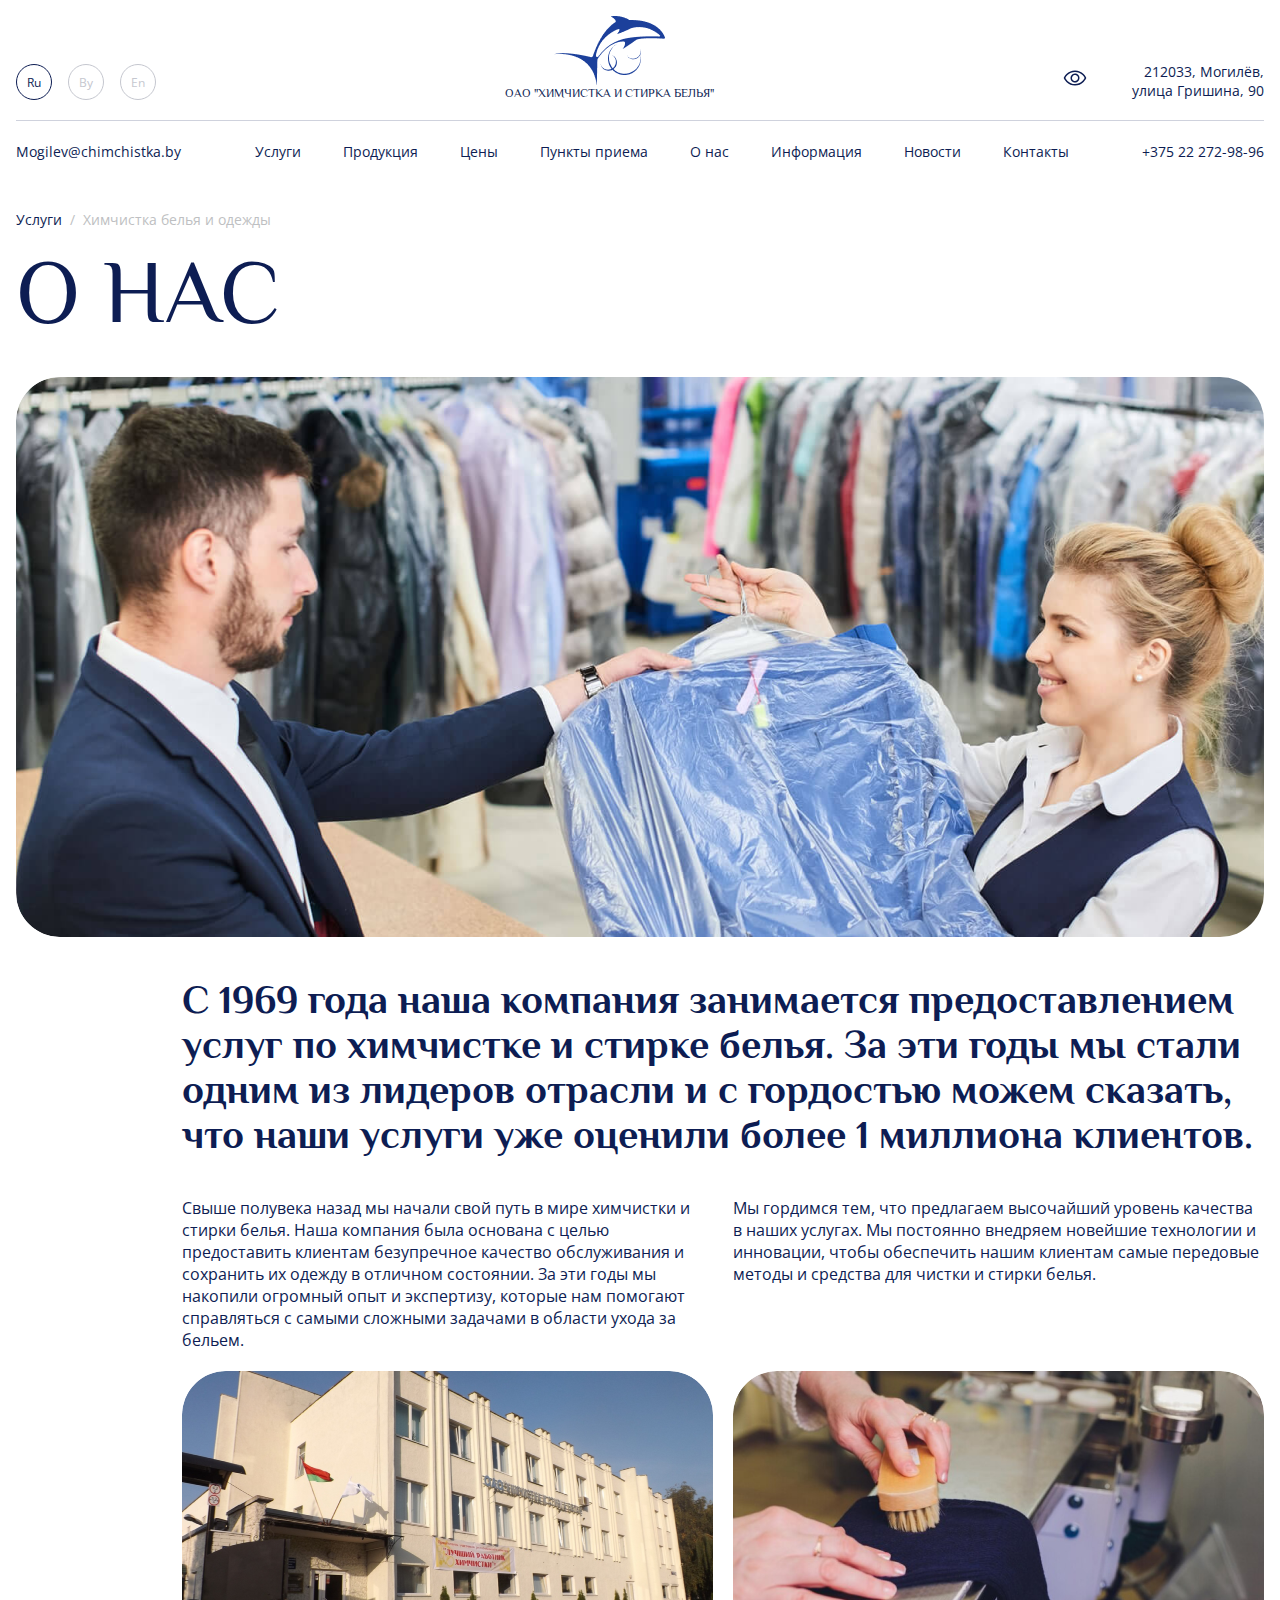
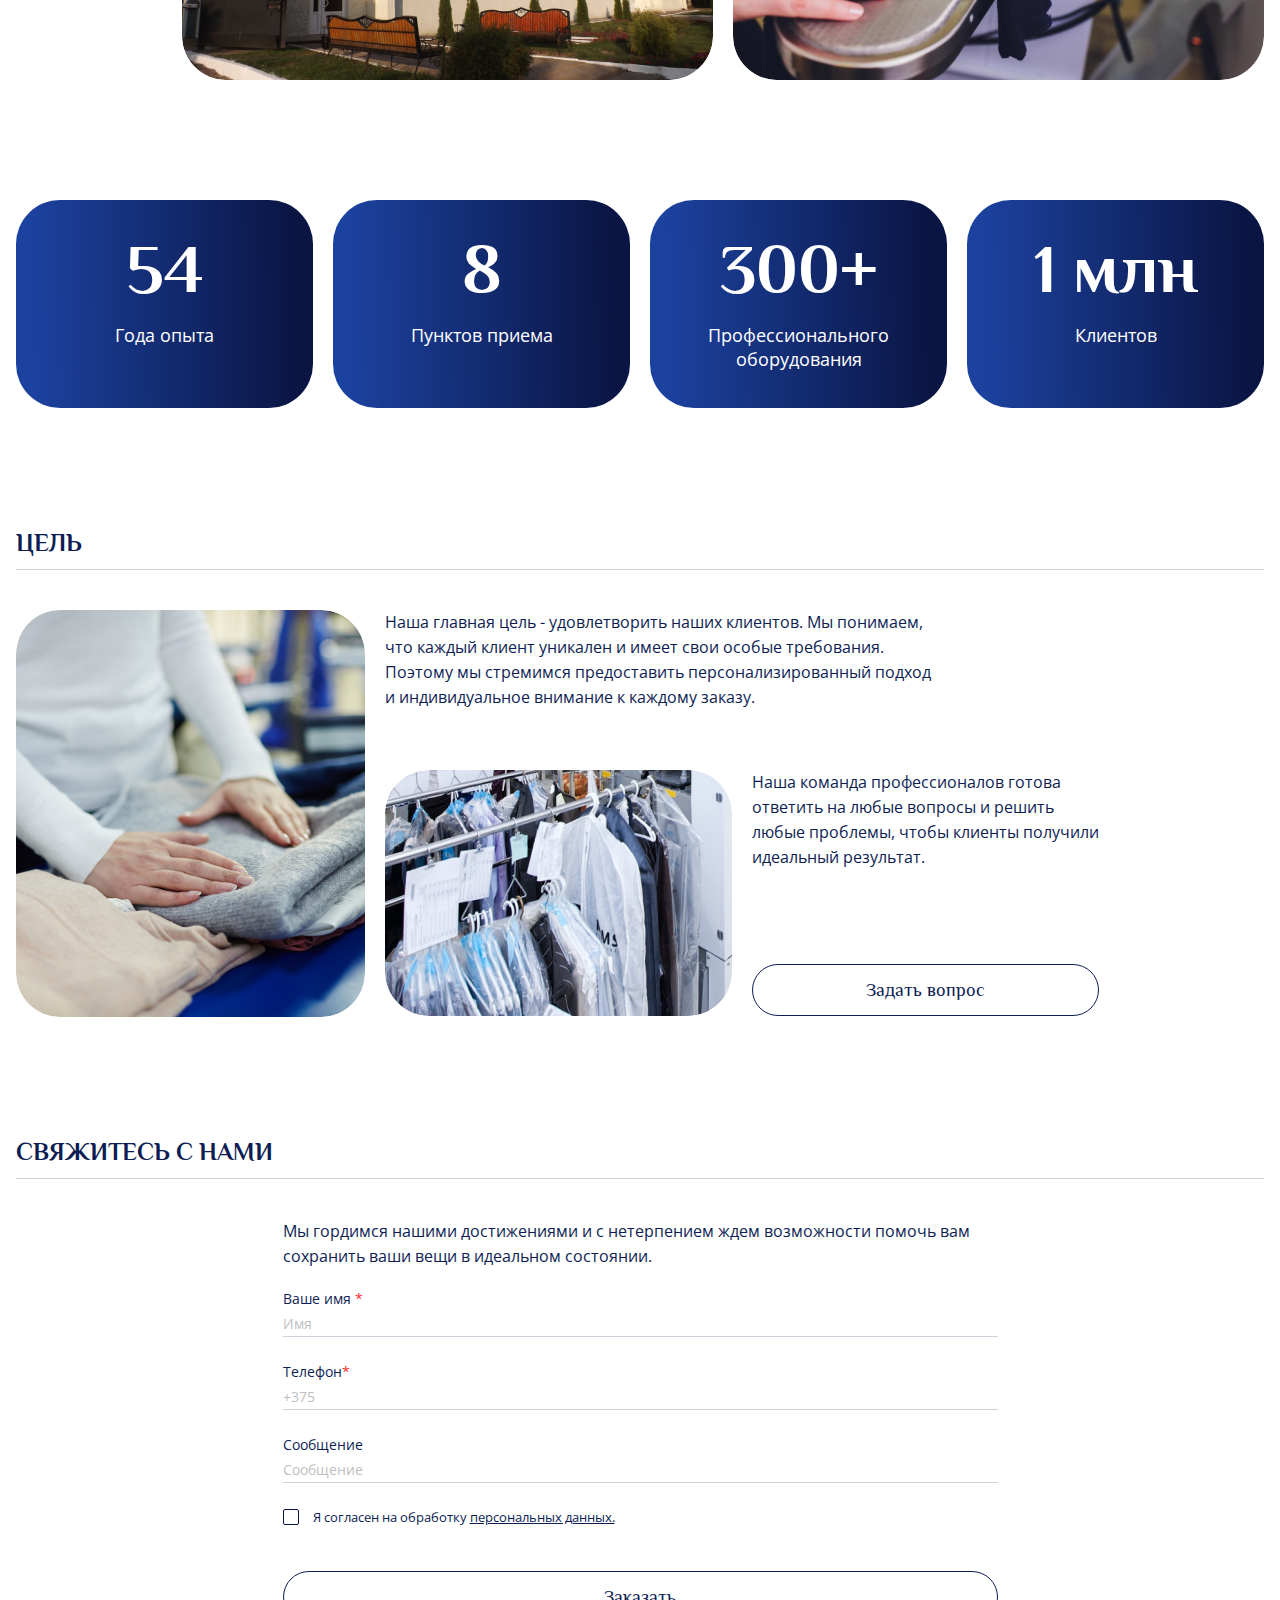
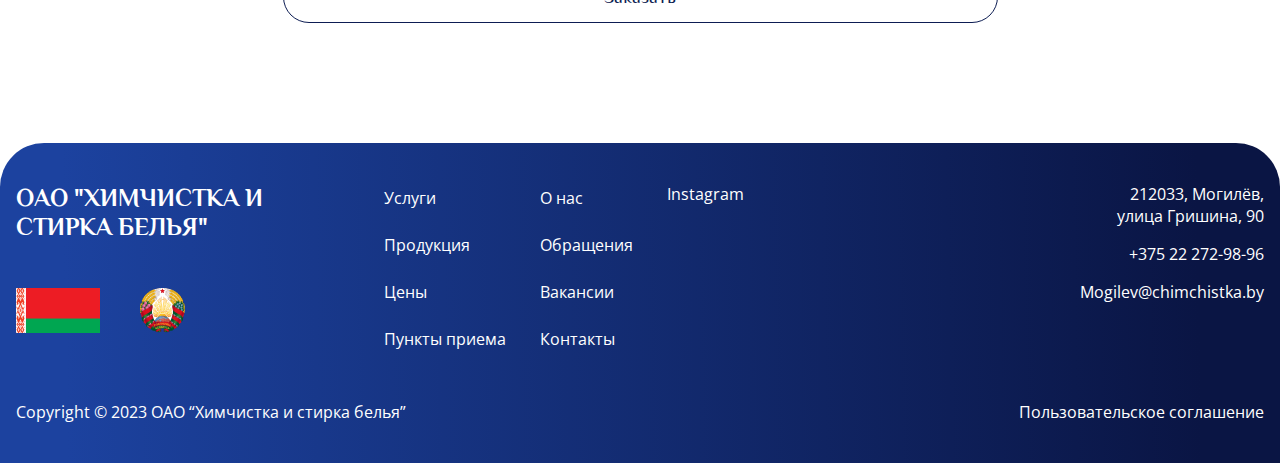
<file: src/pages/about.html>
<!DOCTYPE html>
<html lang="en">
<head>
    <meta charset="UTF-8">
    <meta name="viewport" content="width=device-width, initial-scale=1.0">
    <link rel="stylesheet" href="../style/swiper-bundle.min.css">
    <link rel="stylesheet" href="../style/style.css">
    <title>Document</title>
</head>
<body>
    <div class="special-panel">
        <div class="content">
            <ul>
                <li class="version-item">
                    <span class="version">Обычная версия</span>
                </li>
                <li class="font-item">
                    <p>Размер шрифта:</p>
                    <div class="fonts-select">
                        <span data-font="1.1" class="font-min active">А</span>
                        <span data-font="1.2" class="font-middle">А</span>
                        <span data-font="1.3" class="font-max">А</span>
                    </div>

                </li>
                <li class="site-color">
                    <p>Цвет сайта:</p>
                    <span data-sitecolor="1" class="color-black active">Ц</span>
                    <span data-sitecolor="2" class="color-white ">Ц</span>
                    <span data-sitecolor="3" class="color-blue">Ц</span>
                    <span data-sitecolor="4" class="color-beuge">Ц</span>
                </li>
                <li class="settings-item"><span class="special-settings">Настройки:</span></li>
                <li class="lang">
                    <span>Язык:</span>
                    <div class="select-wrap">
                        <div class="select languages">
                            <p data-current="0">РУС</p>
                        </div>
                        <ul class="select-list">
                            <li data-value="0">РУС</li>
                            <li data-value="1">БЕЛ</li>
                            <li data-value="2">ENG</li>
                        </ul>
                    </div>
                </li>
                <li class="special-burger">
                    Меню
                </li>
            </ul>
            <div class="settings-panel">
                <div class="close-btn close-settings-btn">
                    <svg xmlns="http://www.w3.org/2000/svg" width="30" height="30" viewBox="0 0 30 30" fill="none">
                        <path d="M4.39348 4.3925C4.784 4.00198 5.41717 4.00198 5.80769 4.3925L25.6067 24.1915C25.9972 24.582 25.9972 25.2152 25.6067 25.6057C25.2162 25.9962 24.583 25.9962 24.1925 25.6057L4.39348 5.80672C4.00296 5.41619 4.00295 4.78303 4.39348 4.3925Z" fill="black"/>
                        <path d="M4.39363 25.6075C4.00311 25.217 4.00311 24.5838 4.39363 24.1933L24.1926 4.39429C24.5831 4.00377 25.2163 4.00377 25.6068 4.39429C25.9974 4.78482 25.9974 5.41798 25.6068 5.80851L5.80784 25.6075C5.41732 25.998 4.78415 25.998 4.39363 25.6075Z" fill="black"/>
                      </svg>
                </div>
                <p>Настройка шрифтов</p>
                <div class="font-panel">
                    <p>Шрифт: </p>
                    <span data-family="1" class="font1 active">Без засечек</span>
                    <span data-family="2" class="font2">С засечками</span>
                </div>
                <div class="line"></div>
                <div class="spacing-panel">
                    <p>Межбуквенное расстояние: </p>
                    <span data-spacing="1" class="standart-spacing active">Стандартное</span>
                    <span data-spacing="2" class="middle-spacing">Увеличенное</span>
                    <span data-spacing="3" class="max-spacing">Большое</span>
                </div>
                <div class="line"></div>
                <div class="colors-sheme">
                    <p>Цветовая схема:</p>
                    <div class="black-on-white color-scheme">
                        <input data-sitecolor="1" type="radio" id="color-1" checked name="colors-scheme">
                        <label for="color-1">Черный по белому</label>
                    </div>
                    <div class="white-on-black color-scheme">
                        <input data-sitecolor="2" type="radio" id="color-2" name="colors-scheme">
                        <label for="color-2">Белый по черному</label>
                    </div>
                    <div class="blue color-scheme">
                        <input data-sitecolor="3" type="radio" id="color-3" name="colors-scheme">
                        <label for="color-3">Темно-синий по голубому</label>
                    </div>
                    <div class="beuge color-scheme">
                        <input data-sitecolor="4" type="radio" id="color-4" name="colors-scheme">
                        <label for="color-4">Коричневым по бежевому</label>
                    </div>

                </div>
                <div class="btns">
                    <span class="reset-settings">Стандартные настройки</span>
                    <span class="close-settings-panel close-settings-btn">Закрыть панель</span>
                </div>
            </div>
        </div>
    </div>
    <header class="header">
        <div class="content">
            <div class="row1">
                <ul class="languages">
                    <li class="active">Ru</li>
                    <li>By</li>
                    <li>En</li>
                </ul>
                <div class="select-wrap">
                    <div class="select languages">
                        <p data-current="0">Ru</p>
                    </div>
                    <ul class="select-list">
                        <li data-value="0">Ru</li>
                        <li data-value="1">By</li>
                        <li data-value="2">En</li>
                    </ul>
                </div>
                <a href="/" class="logo">
                    <img src="../images/Logo-header.png" alt="logo">
                    <span>ОАО "ХИМЧИСТКА И СТИРКА БЕЛЬЯ"</span>
                </a>
                <div class="wrap">
                    <div class="eye to-special-panel">
                        <svg xmlns="http://www.w3.org/2000/svg" width="24" height="24" viewBox="0 0 24 24" fill="none">
                        <path d="M23.1853 11.6962C23.1525 11.6222 22.3584 9.86062 20.5931 8.09531C18.2409 5.74312 15.27 4.5 12 4.5C8.72999 4.5 5.75905 5.74312 3.40687 8.09531C1.64155 9.86062 0.843741 11.625 0.814679 11.6962C0.772035 11.7922 0.75 11.896 0.75 12.0009C0.75 12.1059 0.772035 12.2097 0.814679 12.3056C0.847491 12.3797 1.64155 14.1403 3.40687 15.9056C5.75905 18.2569 8.72999 19.5 12 19.5C15.27 19.5 18.2409 18.2569 20.5931 15.9056C22.3584 14.1403 23.1525 12.3797 23.1853 12.3056C23.2279 12.2097 23.25 12.1059 23.25 12.0009C23.25 11.896 23.2279 11.7922 23.1853 11.6962ZM12 18C9.11437 18 6.59343 16.9509 4.50655 14.8828C3.65028 14.0313 2.92179 13.0603 2.34374 12C2.92164 10.9396 3.65014 9.9686 4.50655 9.11719C6.59343 7.04906 9.11437 6 12 6C14.8856 6 17.4066 7.04906 19.4934 9.11719C20.3514 9.9684 21.0815 10.9394 21.6609 12C20.985 13.2619 18.0403 18 12 18ZM12 7.5C11.11 7.5 10.2399 7.76392 9.49993 8.25839C8.7599 8.75285 8.18313 9.45566 7.84253 10.2779C7.50194 11.1002 7.41282 12.005 7.58646 12.8779C7.76009 13.7508 8.18867 14.5526 8.81801 15.182C9.44735 15.8113 10.2492 16.2399 11.1221 16.4135C11.995 16.5872 12.8998 16.4981 13.7221 16.1575C14.5443 15.8169 15.2471 15.2401 15.7416 14.5001C16.2361 13.76 16.5 12.89 16.5 12C16.4988 10.8069 16.0242 9.66303 15.1806 8.81939C14.337 7.97575 13.1931 7.50124 12 7.5ZM12 15C11.4066 15 10.8266 14.8241 10.3333 14.4944C9.83993 14.1648 9.45542 13.6962 9.22835 13.1481C9.00129 12.5999 8.94188 11.9967 9.05764 11.4147C9.17339 10.8328 9.45911 10.2982 9.87867 9.87868C10.2982 9.45912 10.8328 9.1734 11.4147 9.05764C11.9967 8.94189 12.5999 9.0013 13.148 9.22836C13.6962 9.45542 14.1648 9.83994 14.4944 10.3333C14.824 10.8266 15 11.4067 15 12C15 12.7956 14.6839 13.5587 14.1213 14.1213C13.5587 14.6839 12.7956 15 12 15Z" fill="#0D1D53"/>
                      </svg>
                    </div>
                    <p class="adress">
                        212033, Могилёв, улица Гришина, 90
                    </p>
                    <div class="burger-btn">
                        <label class="menu__btn">
                        <span></span>
                        </label>
                    </div>
                </div>

            </div>
            <div class="line"></div>
            <div class="row2">
                <a class="link" href="mailto:Mogilev@chimchistka.by">Mogilev@chimchistka.by</a>
                <nav>
                    <ul>
                        <li><a href="#">Услуги</a></li>
                        <li><a href="#">Продукция</a></li>
                        <li><a href="#">Цены</a></li>
                        <li><a href="#">Пункты приема</a></li>
                        <li><a href="#">О нас</a></li>
                        <li class="header-dropdown">
                            <a href="#">Информация</a>
                            <ul class="header-submenu">
                                <li><a href="#">Документы</a></li>
                                <li><a href="#">Сертификаты</a></li>
                                <li><a href="#">Для акционеров</a></li>
                            </ul>
                        </li>
                        <li><a href="#">Новости</a></li>
                        <li><a href="#">Контакты</a></li>
                    </ul>
                </nav>
                <a class="link" href="tel:+375 22 272-98-96">+375 22 272-98-96</a>
            </div>
            <div class="burger-menu">
                <div class="burger-wrapper">
                    <ul>
                        <li><a href="#">Услуги</a></li>
                        <li><a href="#">Продукция</a></li>
                        <li><a href="#">Цены</a></li>
                        <li><a href="#">Пункты приема</a></li>
                        <li><a href="#">О нас</a></li>
                        <li class="burger-dropdown">
                            <div class="dropdown-head">
                                <a href="#">Информация</a>
                            </div>
                            <ul class="burger-submenu">
                                <li><a href="#">Документы</a></li>
                                <li><a href="#">Сертификаты</a></li>
                                <li><a href="#">Для акционеров</a></li>
                            </ul>
                        </li>
                        <li><a href="#">Новости</a></li>
                        <li><a href="#">Контакты</a></li>
                    </ul>
                </div>
            </div>
        </div>
    </header>
    <main>
        <div class="title-row">
            <div class="content">
                <ul class="breadcrumbs">
                    <li>
                        <a href="/">Услуги</a>
                    </li>
                    <li><span>/</span></li>
                    <li>
                        <span>Химчистка белья и одежды</span>
                    </li>
                </ul>
                <h1>О нас</h1>
            </div>
        </div>
        <div class="about-block-1">
            <div class="content">
                <div class="banner">
                    <img src="../images/Rectangle 1.png" alt="image">
                </div>
                <div class="block-content">
                    <p class="subtitle">С 1969 года наша компания занимается предоставлением услуг по химчистке и стирке белья. За эти годы мы стали одним из лидеров отрасли и с гордостью можем сказать, что наши услуги уже оценили более 1 миллиона клиентов. </p>
                    <div class="wrapper">
                        <div class="block">
                            <p>Свыше полувека назад мы начали свой путь в мире химчистки и стирки белья. Наша компания была основана с целью предоставить клиентам безупречное качество обслуживания и сохранить их одежду в отличном состоянии. За эти годы мы накопили огромный опыт и экспертизу, которые нам помогают справляться с самыми сложными задачами в области ухода за бельем.</p>
                            <div class="img-wrap">
                                <img src="../images/Rectangle 113.png" alt="img">
                            </div>
                        </div>
                        <div class="block">
                            <p>Мы гордимся тем, что предлагаем высочайший уровень качества в наших услугах. Мы постоянно внедряем новейшие технологии и инновации, чтобы обеспечить нашим клиентам самые передовые методы и средства для чистки и стирки белья.</p>
                            <div class="img-wrap">
                                <img src="../images/Rectangle 114.png" alt="img">
                            </div>
                        </div>
                    </div>
                </div>
            </div>
        </div>
        <div class="main-block-3">
            <div class="content">
                <div class="facts">
                    <div class="card">
                        <p>54</p>
                        <span>Года опыта</span>
                    </div>
                    <div class="card">
                        <p>8</p>
                        <span>Пунктов приема</span>
                    </div>
                    <div class="card">
                        <p>300+</p>
                        <span>Профессионального оборудования</span>
                    </div>
                    <div class="card">
                        <p>1 млн</p>
                        <span>Клиентов</span>
                    </div>
                </div>
            </div>
        </div>
        <div class="about-block-2">
            <div class="content">
                <div class="chapter">
                    <h2>Цель</h2>
                    <div class="line"></div>
                </div>
                <div class="goals-web">
                    <div class="img-wrap">
                        <img src="../images/Rectangle 131.png" alt="image">
                    </div>
                    <div class="wrap">
                        <p>Наша главная цель - удовлетворить наших клиентов. Мы понимаем, что каждый клиент уникален и имеет свои особые требования. Поэтому мы стремимся предоставить персонализированный подход и индивидуальное внимание к каждому заказу. </p>
                        <div class="wrapper">
                            <div class="img">
                                <img src="../images/Rectangle 142.png" alt="image">
                            </div>
                            <div class="col">
                                <p>Наша команда профессионалов готова ответить на любые вопросы и решить любые проблемы, чтобы клиенты получили идеальный результат.</p>
                                <a href="#">Задать вопрос</a>
                            </div>
                        </div>
                    </div>
                </div>
                <div class="goals-tab">
                    <p>Наша главная цель - удовлетворить наших клиентов. Мы понимаем, что каждый клиент уникален и имеет свои особые требования. Поэтому мы стремимся предоставить персонализированный подход и индивидуальное внимание к каждому заказу. </p>
                    <div class="wrap">
                        <div class="img-wrap">
                            <img src="../images/Rectangle 131.png" alt="image">
                        </div>

                        <div class="col">
                            <p>Наша команда профессионалов готова ответить на любые вопросы и решить любые проблемы, чтобы клиенты получили идеальный результат.</p>
                            <div class="img">
                                <img src="../images/Rectangle 142.png" alt="image">
                            </div>

                        </div>
                    </div>
                    <a href="#">Задать вопрос</a>
                </div>
            </div>
        </div>
        <div class="about-block-3">
            <div class="content">
                <div class="chapter">
                    <h2>Свяжитесь с нами</h2>
                    <div class="line"></div>
                </div>
                <div class="contact">
                    <div class="form-wrapper">
                        <p>Мы гордимся нашими достижениями и с нетерпением ждем возможности помочь вам сохранить ваши вещи в идеальном состоянии.</p>
                        <form action="#">
                            <label>
                                <p>Ваше имя <span>*</span></p>
                                <input type="text" placeholder="Имя">
                            </label>
                            <label>
                                <p>Телефон<span>*</span></p>
                                <input type="" placeholder="+375">
                            </label>
                            <label>
                                <p>Сообщение</p>
                                <input type="text" placeholder="Сообщение">
                            </label>
                            <label class="custom-checkbox">
                                <input class="hidden-checkbox" type="checkbox">
                                <span class="checkbox">
                                    <svg class="checkmark" xmlns="http://www.w3.org/2000/svg" width="24" height="24" viewBox="0 0 24 24"><path fill="#0A1544" d="M20.285 2l-11.285 11.567-5.286-5.011-3.714 3.716 9 8.728 15-15.285z"/></svg>
                                </span>
                                <span>Я согласен на обработку <a href="#">персональных данных.</a> </span>
                            </label>
                            <button>Заказать</button>
                        </form>
                    </div>

                </div>
            </div>
        </div>


    </main>
    <footer class="footer">
        <div class="content">
            <div class="row">
                <div class="col">
                    <p>ОАО "ХИМЧИСТКА И <br> СТИРКА БЕЛЬЯ"</p>
                    <div class="wrap">
                        <div class="images">
                            <img src="../images/flag.png" alt="flag">
                            <img src="../images/gerb.png" alt="gerb">
                        </div>
                        <a class="inst" href="#">Instagram</a>
                    </div>
                </div>
                <div class="wrapper">
                    <div class="nav-col">
                        <ul>
                            <li><a href="#">Услуги</a></li>
                            <li><a href="#">Продукция</a></li>
                            <li><a href="#">Цены</a></li>
                            <li><a href="#">Пункты приема</a></li>
                        </ul>
                        <ul>
                            <li><a href="#">О нас</a></li>
                            <li><a href="#">Обращения</a></li>
                            <li><a href="#">Вакансии</a></li>
                            <li><a href="#">Контакты</a></li>
                        </ul>
                        <a class="inst" href="#">Instagram</a>
                    </div>
                    <div class="contacts">
                        <p>212033, Могилёв, улица Гришина, 90</p>
                        <a href="tel:+375222729896">+375 22 272-98-96</a>
                        <a href="mailto:Mogilev@chimchistka.by">Mogilev@chimchistka.by</a>
                    </div>
                </div>

            </div>
            <div class="row2">
                <span>Copyright © 2023 ОАО “Химчистка и стирка белья”</span>
                <a href="#">Пользовательское соглашение</a>
            </div>

        </div>

    </footer>
    <script src="../js/swiper-bundle.min.js"></script>
    <script src="../js/script.js"></script>
</body>
</html>
</file>
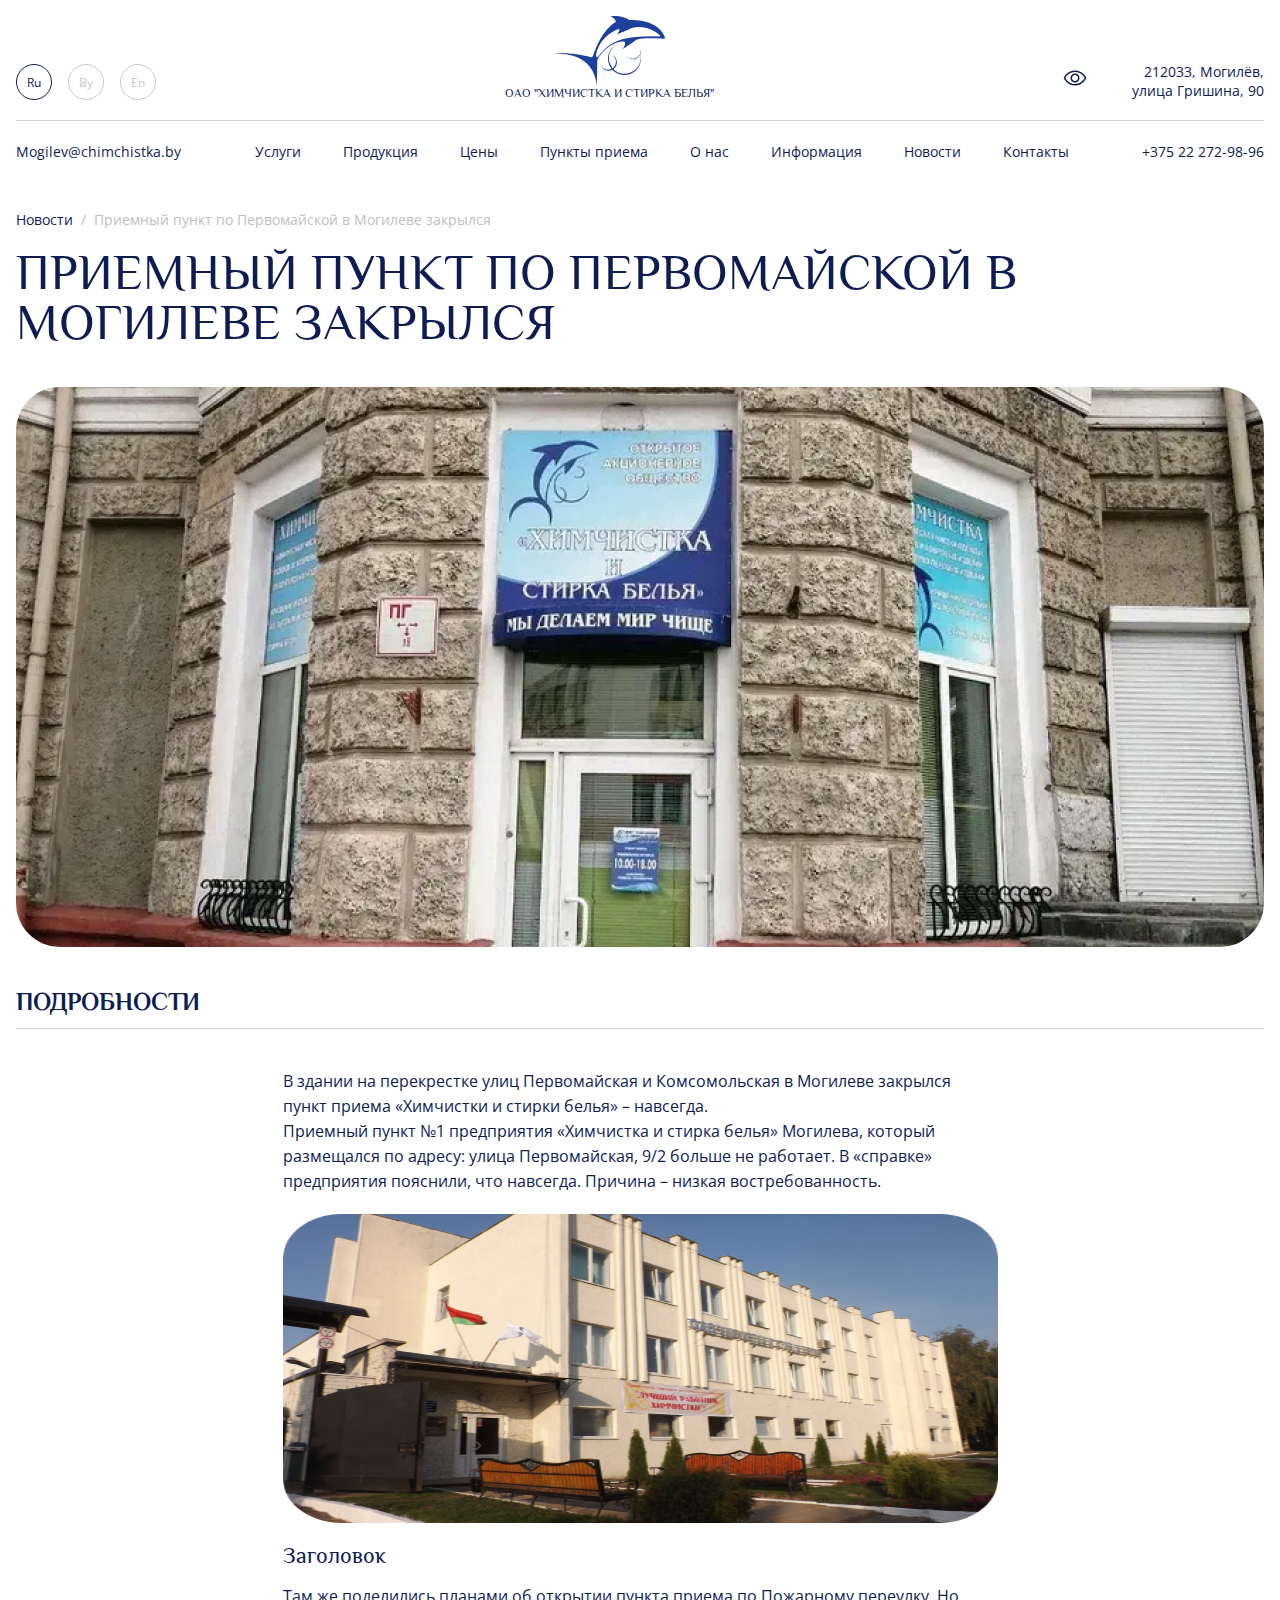
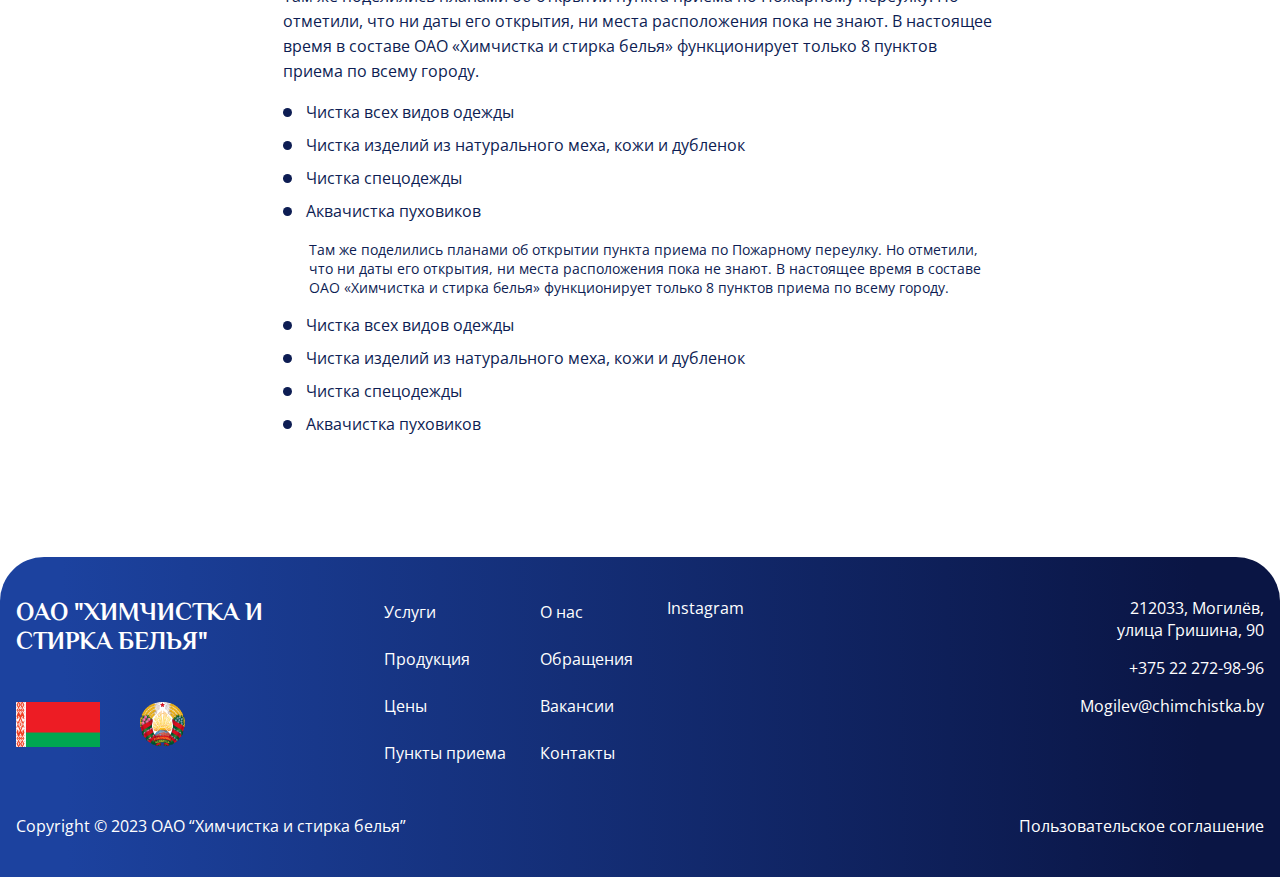
<file: src/pages/news-single.html>
<!DOCTYPE html>
<html lang="en">
<head>
    <meta charset="UTF-8">
    <meta name="viewport" content="width=device-width, initial-scale=1.0">
    <link rel="stylesheet" href="../style/swiper-bundle.min.css">
    <link rel="stylesheet" href="../style/style.css">
    <title>Document</title>
</head>
<body>
    <div class="special-panel">
        <div class="content">
            <ul>
                <li class="version-item">
                    <span class="version">Обычная версия</span>
                </li>
                <li class="font-item">
                    <p>Размер шрифта:</p>
                    <div class="fonts-select">
                        <span data-font="1.1" class="font-min active">А</span>
                        <span data-font="1.2" class="font-middle">А</span>
                        <span data-font="1.3" class="font-max">А</span>
                    </div>

                </li>
                <li class="site-color">
                    <p>Цвет сайта:</p>
                    <span data-sitecolor="1" class="color-black active">Ц</span>
                    <span data-sitecolor="2" class="color-white ">Ц</span>
                    <span data-sitecolor="3" class="color-blue">Ц</span>
                    <span data-sitecolor="4" class="color-beuge">Ц</span>
                </li>
                <li class="settings-item"><span class="special-settings">Настройки:</span></li>
                <li class="lang">
                    <span>Язык:</span>
                    <div class="select-wrap">
                        <div class="select languages">
                            <p data-current="0">РУС</p>
                        </div>
                        <ul class="select-list">
                            <li data-value="0">РУС</li>
                            <li data-value="1">БЕЛ</li>
                            <li data-value="2">ENG</li>
                        </ul>
                    </div>
                </li>
                <li class="special-burger">
                    Меню
                </li>
            </ul>
            <div class="settings-panel">
                <div class="close-btn close-settings-btn">
                    <svg xmlns="http://www.w3.org/2000/svg" width="30" height="30" viewBox="0 0 30 30" fill="none">
                        <path d="M4.39348 4.3925C4.784 4.00198 5.41717 4.00198 5.80769 4.3925L25.6067 24.1915C25.9972 24.582 25.9972 25.2152 25.6067 25.6057C25.2162 25.9962 24.583 25.9962 24.1925 25.6057L4.39348 5.80672C4.00296 5.41619 4.00295 4.78303 4.39348 4.3925Z" fill="black"/>
                        <path d="M4.39363 25.6075C4.00311 25.217 4.00311 24.5838 4.39363 24.1933L24.1926 4.39429C24.5831 4.00377 25.2163 4.00377 25.6068 4.39429C25.9974 4.78482 25.9974 5.41798 25.6068 5.80851L5.80784 25.6075C5.41732 25.998 4.78415 25.998 4.39363 25.6075Z" fill="black"/>
                      </svg>
                </div>
                <p>Настройка шрифтов</p>
                <div class="font-panel">
                    <p>Шрифт: </p>
                    <span data-family="1" class="font1 active">Без засечек</span>
                    <span data-family="2" class="font2">С засечками</span>
                </div>
                <div class="line"></div>
                <div class="spacing-panel">
                    <p>Межбуквенное расстояние: </p>
                    <span data-spacing="1" class="standart-spacing active">Стандартное</span>
                    <span data-spacing="2" class="middle-spacing">Увеличенное</span>
                    <span data-spacing="3" class="max-spacing">Большое</span>
                </div>
                <div class="line"></div>
                <div class="colors-sheme">
                    <p>Цветовая схема:</p>
                    <div class="black-on-white color-scheme">
                        <input data-sitecolor="1" type="radio" id="color-1" checked name="colors-scheme">
                        <label for="color-1">Черный по белому</label>
                    </div>
                    <div class="white-on-black color-scheme">
                        <input data-sitecolor="2" type="radio" id="color-2" name="colors-scheme">
                        <label for="color-2">Белый по черному</label>
                    </div>
                    <div class="blue color-scheme">
                        <input data-sitecolor="3" type="radio" id="color-3" name="colors-scheme">
                        <label for="color-3">Темно-синий по голубому</label>
                    </div>
                    <div class="beuge color-scheme">
                        <input data-sitecolor="4" type="radio" id="color-4" name="colors-scheme">
                        <label for="color-4">Коричневым по бежевому</label>
                    </div>

                </div>
                <div class="btns">
                    <span class="reset-settings">Стандартные настройки</span>
                    <span class="close-settings-panel close-settings-btn">Закрыть панель</span>
                </div>
            </div>
        </div>
    </div>
    <header class="header">
        <div class="content">
            <div class="row1">
                <ul class="languages">
                    <li class="active">Ru</li>
                    <li>By</li>
                    <li>En</li>
                </ul>
                <div class="select-wrap">
                    <div class="select languages">
                        <p data-current="0">Ru</p>
                    </div>
                    <ul class="select-list">
                        <li data-value="0">Ru</li>
                        <li data-value="1">By</li>
                        <li data-value="2">En</li>
                    </ul>
                </div>
                <a href="/" class="logo">
                    <img src="../images/Logo-header.png" alt="logo">
                    <span>ОАО "ХИМЧИСТКА И СТИРКА БЕЛЬЯ"</span>
                </a>
                <div class="wrap">
                    <div class="eye to-special-panel">
                        <svg xmlns="http://www.w3.org/2000/svg" width="24" height="24" viewBox="0 0 24 24" fill="none">
                        <path d="M23.1853 11.6962C23.1525 11.6222 22.3584 9.86062 20.5931 8.09531C18.2409 5.74312 15.27 4.5 12 4.5C8.72999 4.5 5.75905 5.74312 3.40687 8.09531C1.64155 9.86062 0.843741 11.625 0.814679 11.6962C0.772035 11.7922 0.75 11.896 0.75 12.0009C0.75 12.1059 0.772035 12.2097 0.814679 12.3056C0.847491 12.3797 1.64155 14.1403 3.40687 15.9056C5.75905 18.2569 8.72999 19.5 12 19.5C15.27 19.5 18.2409 18.2569 20.5931 15.9056C22.3584 14.1403 23.1525 12.3797 23.1853 12.3056C23.2279 12.2097 23.25 12.1059 23.25 12.0009C23.25 11.896 23.2279 11.7922 23.1853 11.6962ZM12 18C9.11437 18 6.59343 16.9509 4.50655 14.8828C3.65028 14.0313 2.92179 13.0603 2.34374 12C2.92164 10.9396 3.65014 9.9686 4.50655 9.11719C6.59343 7.04906 9.11437 6 12 6C14.8856 6 17.4066 7.04906 19.4934 9.11719C20.3514 9.9684 21.0815 10.9394 21.6609 12C20.985 13.2619 18.0403 18 12 18ZM12 7.5C11.11 7.5 10.2399 7.76392 9.49993 8.25839C8.7599 8.75285 8.18313 9.45566 7.84253 10.2779C7.50194 11.1002 7.41282 12.005 7.58646 12.8779C7.76009 13.7508 8.18867 14.5526 8.81801 15.182C9.44735 15.8113 10.2492 16.2399 11.1221 16.4135C11.995 16.5872 12.8998 16.4981 13.7221 16.1575C14.5443 15.8169 15.2471 15.2401 15.7416 14.5001C16.2361 13.76 16.5 12.89 16.5 12C16.4988 10.8069 16.0242 9.66303 15.1806 8.81939C14.337 7.97575 13.1931 7.50124 12 7.5ZM12 15C11.4066 15 10.8266 14.8241 10.3333 14.4944C9.83993 14.1648 9.45542 13.6962 9.22835 13.1481C9.00129 12.5999 8.94188 11.9967 9.05764 11.4147C9.17339 10.8328 9.45911 10.2982 9.87867 9.87868C10.2982 9.45912 10.8328 9.1734 11.4147 9.05764C11.9967 8.94189 12.5999 9.0013 13.148 9.22836C13.6962 9.45542 14.1648 9.83994 14.4944 10.3333C14.824 10.8266 15 11.4067 15 12C15 12.7956 14.6839 13.5587 14.1213 14.1213C13.5587 14.6839 12.7956 15 12 15Z" fill="#0D1D53"/>
                      </svg>
                    </div>
                    <p class="adress">
                        212033, Могилёв, улица Гришина, 90
                    </p>
                    <div class="burger-btn">
                        <label class="menu__btn">
                        <span></span>
                        </label>
                    </div>
                </div>

            </div>
            <div class="line"></div>
            <div class="row2">
                <a class="link" href="mailto:Mogilev@chimchistka.by">Mogilev@chimchistka.by</a>
                <nav>
                    <ul>
                        <li><a href="#">Услуги</a></li>
                        <li><a href="#">Продукция</a></li>
                        <li><a href="#">Цены</a></li>
                        <li><a href="#">Пункты приема</a></li>
                        <li><a href="#">О нас</a></li>
                        <li class="header-dropdown">
                            <a href="#">Информация</a>
                            <ul class="header-submenu">
                                <li><a href="#">Документы</a></li>
                                <li><a href="#">Сертификаты</a></li>
                                <li><a href="#">Для акционеров</a></li>
                            </ul>
                        </li>
                        <li><a href="#">Новости</a></li>
                        <li><a href="#">Контакты</a></li>
                    </ul>
                </nav>
                <a class="link" href="tel:+375 22 272-98-96">+375 22 272-98-96</a>
            </div>
            <div class="burger-menu">
                <div class="burger-wrapper">
                    <ul>
                        <li><a href="#">Услуги</a></li>
                        <li><a href="#">Продукция</a></li>
                        <li><a href="#">Цены</a></li>
                        <li><a href="#">Пункты приема</a></li>
                        <li><a href="#">О нас</a></li>
                        <li class="burger-dropdown">
                            <div class="dropdown-head">
                                <a href="#">Информация</a>
                            </div>
                            <ul class="burger-submenu">
                                <li><a href="#">Документы</a></li>
                                <li><a href="#">Сертификаты</a></li>
                                <li><a href="#">Для акционеров</a></li>
                            </ul>
                        </li>
                        <li><a href="#">Новости</a></li>
                        <li><a href="#">Контакты</a></li>
                    </ul>
                </div>
            </div>
        </div>
    </header>
    <main>
        <div class="title-row news-single-title-row">
            <div class="content">
                <ul class="breadcrumbs">
                    <li>
                        <a href="/">Новости</a>
                    </li>
                    <li><span>/</span></li>
                    <li>
                        <span>Приемный пункт по Первомайской в Могилеве закрылся</span>
                    </li>
                </ul>
                <h1>Приемный пункт по Первомайской в Могилеве закрылся</h1>
            </div>
        </div>
        <div class="news-single-body">
            <div class="content">
                <div class="main-banner">
                    <img src="../images/Rectangle 21.png" alt="image">
                </div>
                <div class="chapter">
                    <h2>Подробности</h2>
                    <div class="line"></div>
                </div>
                <div class="news-single-content">
                    <p>В здании на перекрестке улиц Первомайская и Комсомольская в Могилеве закрылся пункт приема «Химчистки и стирки белья» – навсегда. <br>
                        Приемный пункт №1 предприятия «Химчистка и стирка белья» Могилева, который размещался по адресу: улица Первомайская, 9/2 больше не работает. В «справке» предприятия пояснили, что навсегда. Причина – низкая востребованность.</p>
                    <img src="../images/Rectangle 113.png" alt="image">
                    <h3>Заголовок</h3>
                    <p>Там же поделились планами об открытии пункта приема по Пожарному переулку. Но отметили, что ни даты его открытия, ни места расположения пока не знают.
                        В настоящее время в составе ОАО «Химчистка и стирка белья» функционирует только 8 пунктов приема по всему городу.</p>
                        <ul>
                            <li>Чистка всех видов одежды</li>
                            <li>Чистка изделий из натурального меха, кожи и дубленок</li>
                            <li>Чистка спецодежды</li>
                            <li>Аквачистка пуховиков</li>
                        </ul>
                        <span>Там же поделились планами об открытии пункта приема по Пожарному переулку. Но отметили, что ни даты его открытия, ни места расположения пока не знают.
                            В настоящее время в составе ОАО «Химчистка и стирка белья» функционирует только 8 пунктов приема по всему городу.</span>
                        <ul>
                            <li>Чистка всех видов одежды</li>
                            <li>Чистка изделий из натурального меха, кожи и дубленок</li>
                            <li>Чистка спецодежды</li>
                            <li>Аквачистка пуховиков</li>
                        </ul>
                </div>
            </div>
        </div>


    </main>
    <footer class="footer">
        <div class="content">
            <div class="row">
                <div class="col">
                    <p>ОАО "ХИМЧИСТКА И <br> СТИРКА БЕЛЬЯ"</p>
                    <div class="wrap">
                        <div class="images">
                            <img src="../images/flag.png" alt="flag">
                            <img src="../images/gerb.png" alt="gerb">
                        </div>
                        <a class="inst" href="#">Instagram</a>
                    </div>
                </div>
                <div class="wrapper">
                    <div class="nav-col">
                        <ul>
                            <li><a href="#">Услуги</a></li>
                            <li><a href="#">Продукция</a></li>
                            <li><a href="#">Цены</a></li>
                            <li><a href="#">Пункты приема</a></li>
                        </ul>
                        <ul>
                            <li><a href="#">О нас</a></li>
                            <li><a href="#">Обращения</a></li>
                            <li><a href="#">Вакансии</a></li>
                            <li><a href="#">Контакты</a></li>
                        </ul>
                        <a class="inst" href="#">Instagram</a>
                    </div>
                    <div class="contacts">
                        <p>212033, Могилёв, улица Гришина, 90</p>
                        <a href="tel:+375222729896">+375 22 272-98-96</a>
                        <a href="mailto:Mogilev@chimchistka.by">Mogilev@chimchistka.by</a>
                    </div>
                </div>

            </div>
            <div class="row2">
                <span>Copyright © 2023 ОАО “Химчистка и стирка белья”</span>
                <a href="#">Пользовательское соглашение</a>
            </div>

        </div>

    </footer>
    <script src="../js/swiper-bundle.min.js"></script>
    <script src="../js/script.js"></script>
</body>
</html>
</file>
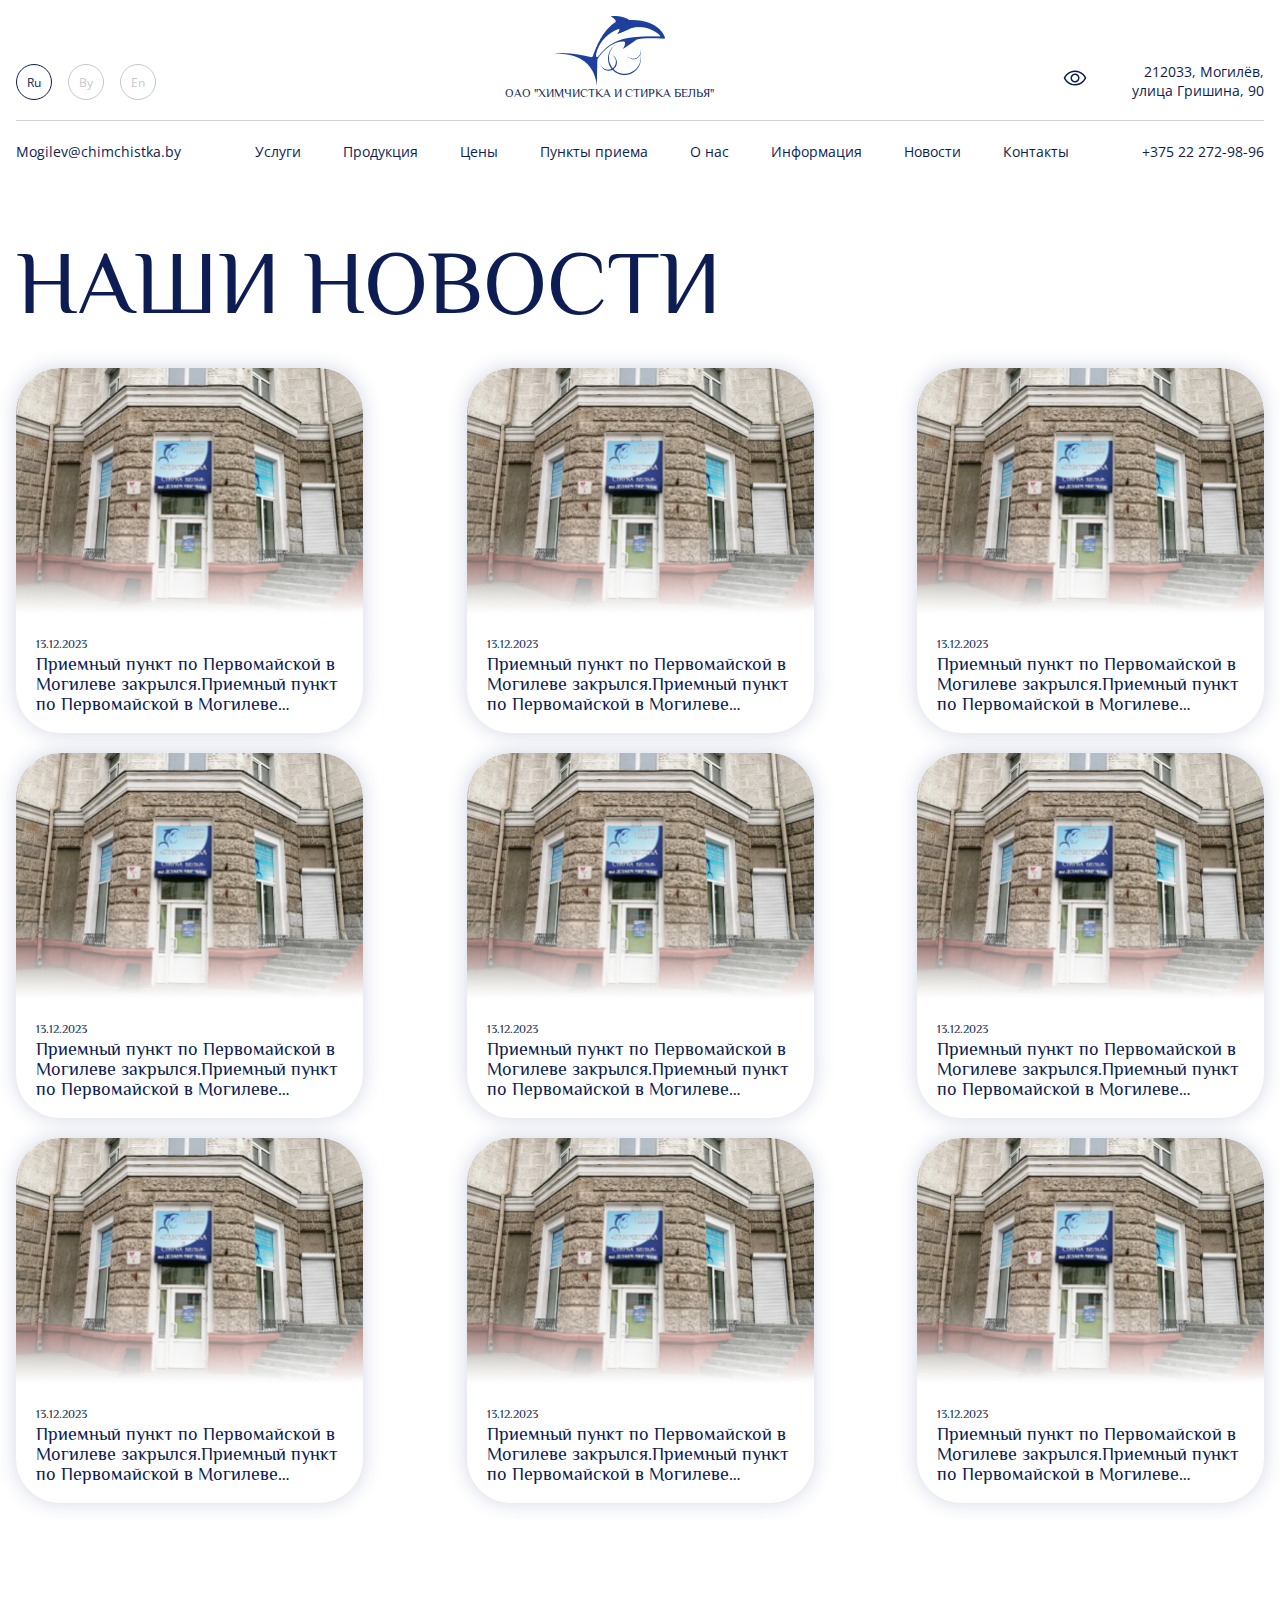
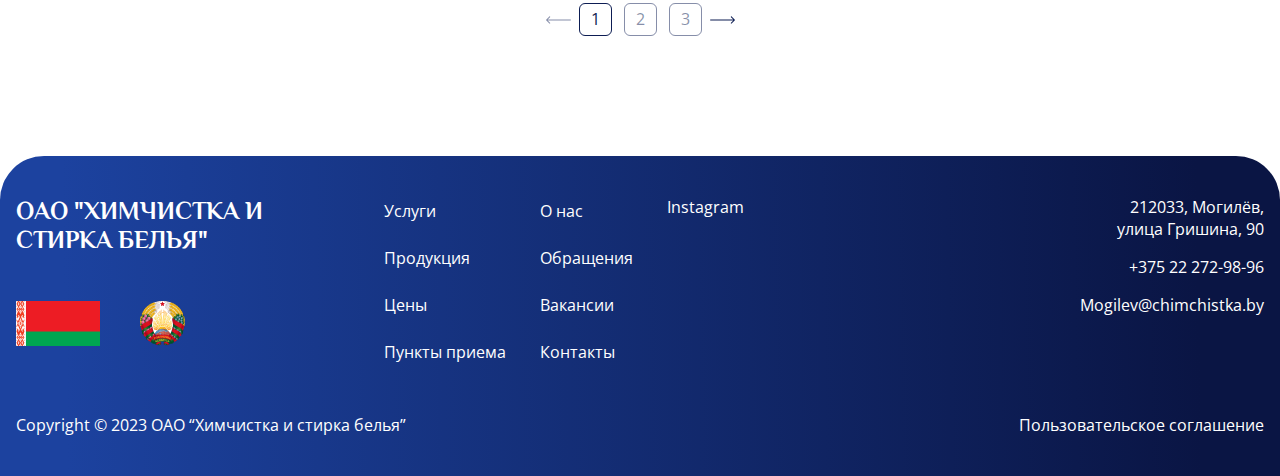
<file: src/pages/news.html>
<!DOCTYPE html>
<html lang="en">
<head>
    <meta charset="UTF-8">
    <meta name="viewport" content="width=device-width, initial-scale=1.0">
    <link rel="stylesheet" href="../style/swiper-bundle.min.css">
    <link rel="stylesheet" href="../style/style.css">
    <title>Document</title>
</head>
<body>
    <div class="special-panel">
        <div class="content">
            <ul>
                <li class="version-item">
                    <span class="version">Обычная версия</span>
                </li>
                <li class="font-item">
                    <p>Размер шрифта:</p>
                    <div class="fonts-select">
                        <span data-font="1.1" class="font-min active">А</span>
                        <span data-font="1.2" class="font-middle">А</span>
                        <span data-font="1.3" class="font-max">А</span>
                    </div>

                </li>
                <li class="site-color">
                    <p>Цвет сайта:</p>
                    <span data-sitecolor="1" class="color-black active">Ц</span>
                    <span data-sitecolor="2" class="color-white ">Ц</span>
                    <span data-sitecolor="3" class="color-blue">Ц</span>
                    <span data-sitecolor="4" class="color-beuge">Ц</span>
                </li>
                <li class="settings-item"><span class="special-settings">Настройки:</span></li>
                <li class="lang">
                    <span>Язык:</span>
                    <div class="select-wrap">
                        <div class="select languages">
                            <p data-current="0">РУС</p>
                        </div>
                        <ul class="select-list">
                            <li data-value="0">РУС</li>
                            <li data-value="1">БЕЛ</li>
                            <li data-value="2">ENG</li>
                        </ul>
                    </div>
                </li>
                <li class="special-burger">
                    Меню
                </li>
            </ul>
            <div class="settings-panel">
                <div class="close-btn close-settings-btn">
                    <svg xmlns="http://www.w3.org/2000/svg" width="30" height="30" viewBox="0 0 30 30" fill="none">
                        <path d="M4.39348 4.3925C4.784 4.00198 5.41717 4.00198 5.80769 4.3925L25.6067 24.1915C25.9972 24.582 25.9972 25.2152 25.6067 25.6057C25.2162 25.9962 24.583 25.9962 24.1925 25.6057L4.39348 5.80672C4.00296 5.41619 4.00295 4.78303 4.39348 4.3925Z" fill="black"/>
                        <path d="M4.39363 25.6075C4.00311 25.217 4.00311 24.5838 4.39363 24.1933L24.1926 4.39429C24.5831 4.00377 25.2163 4.00377 25.6068 4.39429C25.9974 4.78482 25.9974 5.41798 25.6068 5.80851L5.80784 25.6075C5.41732 25.998 4.78415 25.998 4.39363 25.6075Z" fill="black"/>
                      </svg>
                </div>
                <p>Настройка шрифтов</p>
                <div class="font-panel">
                    <p>Шрифт: </p>
                    <span data-family="1" class="font1 active">Без засечек</span>
                    <span data-family="2" class="font2">С засечками</span>
                </div>
                <div class="line"></div>
                <div class="spacing-panel">
                    <p>Межбуквенное расстояние: </p>
                    <span data-spacing="1" class="standart-spacing active">Стандартное</span>
                    <span data-spacing="2" class="middle-spacing">Увеличенное</span>
                    <span data-spacing="3" class="max-spacing">Большое</span>
                </div>
                <div class="line"></div>
                <div class="colors-sheme">
                    <p>Цветовая схема:</p>
                    <div class="black-on-white color-scheme">
                        <input data-sitecolor="1" type="radio" id="color-1" checked name="colors-scheme">
                        <label for="color-1">Черный по белому</label>
                    </div>
                    <div class="white-on-black color-scheme">
                        <input data-sitecolor="2" type="radio" id="color-2" name="colors-scheme">
                        <label for="color-2">Белый по черному</label>
                    </div>
                    <div class="blue color-scheme">
                        <input data-sitecolor="3" type="radio" id="color-3" name="colors-scheme">
                        <label for="color-3">Темно-синий по голубому</label>
                    </div>
                    <div class="beuge color-scheme">
                        <input data-sitecolor="4" type="radio" id="color-4" name="colors-scheme">
                        <label for="color-4">Коричневым по бежевому</label>
                    </div>

                </div>
                <div class="btns">
                    <span class="reset-settings">Стандартные настройки</span>
                    <span class="close-settings-panel close-settings-btn">Закрыть панель</span>
                </div>
            </div>
        </div>
    </div>
    <header class="header">
        <div class="content">
            <div class="row1">
                <ul class="languages">
                    <li class="active">Ru</li>
                    <li>By</li>
                    <li>En</li>
                </ul>
                <div class="select-wrap">
                    <div class="select languages">
                        <p data-current="0">Ru</p>
                    </div>
                    <ul class="select-list">
                        <li data-value="0">Ru</li>
                        <li data-value="1">By</li>
                        <li data-value="2">En</li>
                    </ul>
                </div>
                <a href="/" class="logo">
                    <img src="../images/Logo-header.png" alt="logo">
                    <span>ОАО "ХИМЧИСТКА И СТИРКА БЕЛЬЯ"</span>
                </a>
                <div class="wrap">
                    <div class="eye to-special-panel">
                        <svg xmlns="http://www.w3.org/2000/svg" width="24" height="24" viewBox="0 0 24 24" fill="none">
                        <path d="M23.1853 11.6962C23.1525 11.6222 22.3584 9.86062 20.5931 8.09531C18.2409 5.74312 15.27 4.5 12 4.5C8.72999 4.5 5.75905 5.74312 3.40687 8.09531C1.64155 9.86062 0.843741 11.625 0.814679 11.6962C0.772035 11.7922 0.75 11.896 0.75 12.0009C0.75 12.1059 0.772035 12.2097 0.814679 12.3056C0.847491 12.3797 1.64155 14.1403 3.40687 15.9056C5.75905 18.2569 8.72999 19.5 12 19.5C15.27 19.5 18.2409 18.2569 20.5931 15.9056C22.3584 14.1403 23.1525 12.3797 23.1853 12.3056C23.2279 12.2097 23.25 12.1059 23.25 12.0009C23.25 11.896 23.2279 11.7922 23.1853 11.6962ZM12 18C9.11437 18 6.59343 16.9509 4.50655 14.8828C3.65028 14.0313 2.92179 13.0603 2.34374 12C2.92164 10.9396 3.65014 9.9686 4.50655 9.11719C6.59343 7.04906 9.11437 6 12 6C14.8856 6 17.4066 7.04906 19.4934 9.11719C20.3514 9.9684 21.0815 10.9394 21.6609 12C20.985 13.2619 18.0403 18 12 18ZM12 7.5C11.11 7.5 10.2399 7.76392 9.49993 8.25839C8.7599 8.75285 8.18313 9.45566 7.84253 10.2779C7.50194 11.1002 7.41282 12.005 7.58646 12.8779C7.76009 13.7508 8.18867 14.5526 8.81801 15.182C9.44735 15.8113 10.2492 16.2399 11.1221 16.4135C11.995 16.5872 12.8998 16.4981 13.7221 16.1575C14.5443 15.8169 15.2471 15.2401 15.7416 14.5001C16.2361 13.76 16.5 12.89 16.5 12C16.4988 10.8069 16.0242 9.66303 15.1806 8.81939C14.337 7.97575 13.1931 7.50124 12 7.5ZM12 15C11.4066 15 10.8266 14.8241 10.3333 14.4944C9.83993 14.1648 9.45542 13.6962 9.22835 13.1481C9.00129 12.5999 8.94188 11.9967 9.05764 11.4147C9.17339 10.8328 9.45911 10.2982 9.87867 9.87868C10.2982 9.45912 10.8328 9.1734 11.4147 9.05764C11.9967 8.94189 12.5999 9.0013 13.148 9.22836C13.6962 9.45542 14.1648 9.83994 14.4944 10.3333C14.824 10.8266 15 11.4067 15 12C15 12.7956 14.6839 13.5587 14.1213 14.1213C13.5587 14.6839 12.7956 15 12 15Z" fill="#0D1D53"/>
                      </svg>
                    </div>
                    <p class="adress">
                        212033, Могилёв, улица Гришина, 90
                    </p>
                    <div class="burger-btn">
                        <label class="menu__btn">
                        <span></span>
                        </label>
                    </div>
                </div>

            </div>
            <div class="line"></div>
            <div class="row2">
                <a class="link" href="mailto:Mogilev@chimchistka.by">Mogilev@chimchistka.by</a>
                <nav>
                    <ul>
                        <li><a href="#">Услуги</a></li>
                        <li><a href="#">Продукция</a></li>
                        <li><a href="#">Цены</a></li>
                        <li><a href="#">Пункты приема</a></li>
                        <li><a href="#">О нас</a></li>
                        <li class="header-dropdown">
                            <a href="#">Информация</a>
                            <ul class="header-submenu">
                                <li><a href="#">Документы</a></li>
                                <li><a href="#">Сертификаты</a></li>
                                <li><a href="#">Для акционеров</a></li>
                            </ul>
                        </li>
                        <li><a href="#">Новости</a></li>
                        <li><a href="#">Контакты</a></li>
                    </ul>
                </nav>
                <a class="link" href="tel:+375 22 272-98-96">+375 22 272-98-96</a>
            </div>
            <div class="burger-menu">
                <div class="burger-wrapper">
                    <ul>
                        <li><a href="#">Услуги</a></li>
                        <li><a href="#">Продукция</a></li>
                        <li><a href="#">Цены</a></li>
                        <li><a href="#">Пункты приема</a></li>
                        <li><a href="#">О нас</a></li>
                        <li class="burger-dropdown">
                            <div class="dropdown-head">
                                <a href="#">Информация</a>
                            </div>
                            <ul class="burger-submenu">
                                <li><a href="#">Документы</a></li>
                                <li><a href="#">Сертификаты</a></li>
                                <li><a href="#">Для акционеров</a></li>
                            </ul>
                        </li>
                        <li><a href="#">Новости</a></li>
                        <li><a href="#">Контакты</a></li>
                    </ul>
                </div>
            </div>
        </div>
    </header>
    <main>
        <div class="news-body">
            <div class="content">
                <h1>Наши новости</h1>
                <div class="news-cards">
                    <a href="#" class="news-card">
                        <img src="../images/Rectangle 12.png" alt="news-image">
                        <div class="text">
                            <span>13.12.2023</span>
                            <p>Приемный пункт по Первомайской в Могилеве закрылся.Приемный пункт по Первомайской в Могилеве закрылся.Приемный пункт по Первомайской в Могилеве закрылся.</p>
                        </div>
                    </a>
                    <a href="#" class="news-card">
                        <img src="../images/Rectangle 12.png" alt="news-image">
                        <div class="text">
                            <span>13.12.2023</span>
                            <p>Приемный пункт по Первомайской в Могилеве закрылся.Приемный пункт по Первомайской в Могилеве закрылся.Приемный пункт по Первомайской в Могилеве закрылся.</p>
                        </div>
                    </a>
                    <a href="#" class="news-card">
                        <img src="../images/Rectangle 12.png" alt="news-image">
                        <div class="text">
                            <span>13.12.2023</span>
                            <p>Приемный пункт по Первомайской в Могилеве закрылся.Приемный пункт по Первомайской в Могилеве закрылся.Приемный пункт по Первомайской в Могилеве закрылся.</p>
                        </div>
                    </a>
                    <a href="#" class="news-card">
                        <img src="../images/Rectangle 12.png" alt="news-image">
                        <div class="text">
                            <span>13.12.2023</span>
                            <p>Приемный пункт по Первомайской в Могилеве закрылся.Приемный пункт по Первомайской в Могилеве закрылся.Приемный пункт по Первомайской в Могилеве закрылся.</p>
                        </div>
                    </a>
                    <a href="#" class="news-card">
                        <img src="../images/Rectangle 12.png" alt="news-image">
                        <div class="text">
                            <span>13.12.2023</span>
                            <p>Приемный пункт по Первомайской в Могилеве закрылся.Приемный пункт по Первомайской в Могилеве закрылся.Приемный пункт по Первомайской в Могилеве закрылся.</p>
                        </div>
                    </a>
                    <a href="#" class="news-card">
                        <img src="../images/Rectangle 12.png" alt="news-image">
                        <div class="text">
                            <span>13.12.2023</span>
                            <p>Приемный пункт по Первомайской в Могилеве закрылся.Приемный пункт по Первомайской в Могилеве закрылся.Приемный пункт по Первомайской в Могилеве закрылся.</p>
                        </div>
                    </a>
                    <a href="#" class="news-card">
                        <img src="../images/Rectangle 12.png" alt="news-image">
                        <div class="text">
                            <span>13.12.2023</span>
                            <p>Приемный пункт по Первомайской в Могилеве закрылся.Приемный пункт по Первомайской в Могилеве закрылся.Приемный пункт по Первомайской в Могилеве закрылся.</p>
                        </div>
                    </a>
                    <a href="#" class="news-card">
                        <img src="../images/Rectangle 12.png" alt="news-image">
                        <div class="text">
                            <span>13.12.2023</span>
                            <p>Приемный пункт по Первомайской в Могилеве закрылся.Приемный пункт по Первомайской в Могилеве закрылся.Приемный пункт по Первомайской в Могилеве закрылся.</p>
                        </div>
                    </a>
                    <a href="#" class="news-card">
                        <img src="../images/Rectangle 12.png" alt="news-image">
                        <div class="text">
                            <span>13.12.2023</span>
                            <p>Приемный пункт по Первомайской в Могилеве закрылся.Приемный пункт по Первомайской в Могилеве закрылся.Приемный пункт по Первомайской в Могилеве закрылся.</p>
                        </div>
                    </a>
                </div>
                <div class="controls">
                    <span class="arrow disable">
                        <svg xmlns="http://www.w3.org/2000/svg" width="25" height="8" viewBox="0 0 25 8" fill="none">
                            <path d="M24.5 4.5C24.7761 4.5 25 4.27614 25 4C25 3.72386 24.7761 3.5 24.5 3.5L24.5 4.5ZM0.146446 3.64645C-0.0488148 3.84171 -0.0488148 4.15829 0.146446 4.35356L3.32843 7.53554C3.52369 7.7308 3.84027 7.7308 4.03553 7.53554C4.2308 7.34027 4.2308 7.02369 4.03553 6.82843L1.20711 4L4.03553 1.17157C4.2308 0.976313 4.2308 0.65973 4.03553 0.464468C3.84027 0.269206 3.52369 0.269206 3.32843 0.464468L0.146446 3.64645ZM24.5 3.5L0.5 3.5L0.5 4.5L24.5 4.5L24.5 3.5Z" fill="#0D1D53" fill-opacity="0.5"/>
                          </svg>
                    </span>
                    <ul>
                        <li class="active">1</li>
                        <li>2</li>
                        <li>3</li>
                    </ul>
                    <span class="arrow">
                        <svg xmlns="http://www.w3.org/2000/svg" width="25" height="8" viewBox="0 0 25 8" fill="none">
                            <path d="M0.5 3.5C0.223858 3.5 0 3.72386 0 4C0 4.27614 0.223858 4.5 0.5 4.5V3.5ZM24.8536 4.35355C25.0488 4.15829 25.0488 3.84171 24.8536 3.64645L21.6716 0.464466C21.4763 0.269204 21.1597 0.269204 20.9645 0.464466C20.7692 0.659728 20.7692 0.976311 20.9645 1.17157L23.7929 4L20.9645 6.82843C20.7692 7.02369 20.7692 7.34027 20.9645 7.53553C21.1597 7.7308 21.4763 7.7308 21.6716 7.53553L24.8536 4.35355ZM0.5 4.5H24.5V3.5H0.5V4.5Z" fill="#0D1D53"/>
                          </svg>
                    </span>
                </div>

            </div>
        </div>
    </main>
    <footer class="footer">
        <div class="content">
            <div class="row">
                <div class="col">
                    <p>ОАО "ХИМЧИСТКА И <br> СТИРКА БЕЛЬЯ"</p>
                    <div class="wrap">
                        <div class="images">
                            <img src="../images/flag.png" alt="flag">
                            <img src="../images/gerb.png" alt="gerb">
                        </div>
                        <a class="inst" href="#">Instagram</a>
                    </div>
                </div>
                <div class="wrapper">
                    <div class="nav-col">
                        <ul>
                            <li><a href="#">Услуги</a></li>
                            <li><a href="#">Продукция</a></li>
                            <li><a href="#">Цены</a></li>
                            <li><a href="#">Пункты приема</a></li>
                        </ul>
                        <ul>
                            <li><a href="#">О нас</a></li>
                            <li><a href="#">Обращения</a></li>
                            <li><a href="#">Вакансии</a></li>
                            <li><a href="#">Контакты</a></li>
                        </ul>
                        <a class="inst" href="#">Instagram</a>
                    </div>
                    <div class="contacts">
                        <p>212033, Могилёв, улица Гришина, 90</p>
                        <a href="tel:+375222729896">+375 22 272-98-96</a>
                        <a href="mailto:Mogilev@chimchistka.by">Mogilev@chimchistka.by</a>
                    </div>
                </div>

            </div>
            <div class="row2">
                <span>Copyright © 2023 ОАО “Химчистка и стирка белья”</span>
                <a href="#">Пользовательское соглашение</a>
            </div>

        </div>

    </footer>
    <script src="../js/swiper-bundle.min.js"></script>
    <script src="../js/script.js"></script>
</body>
</html>
</file>
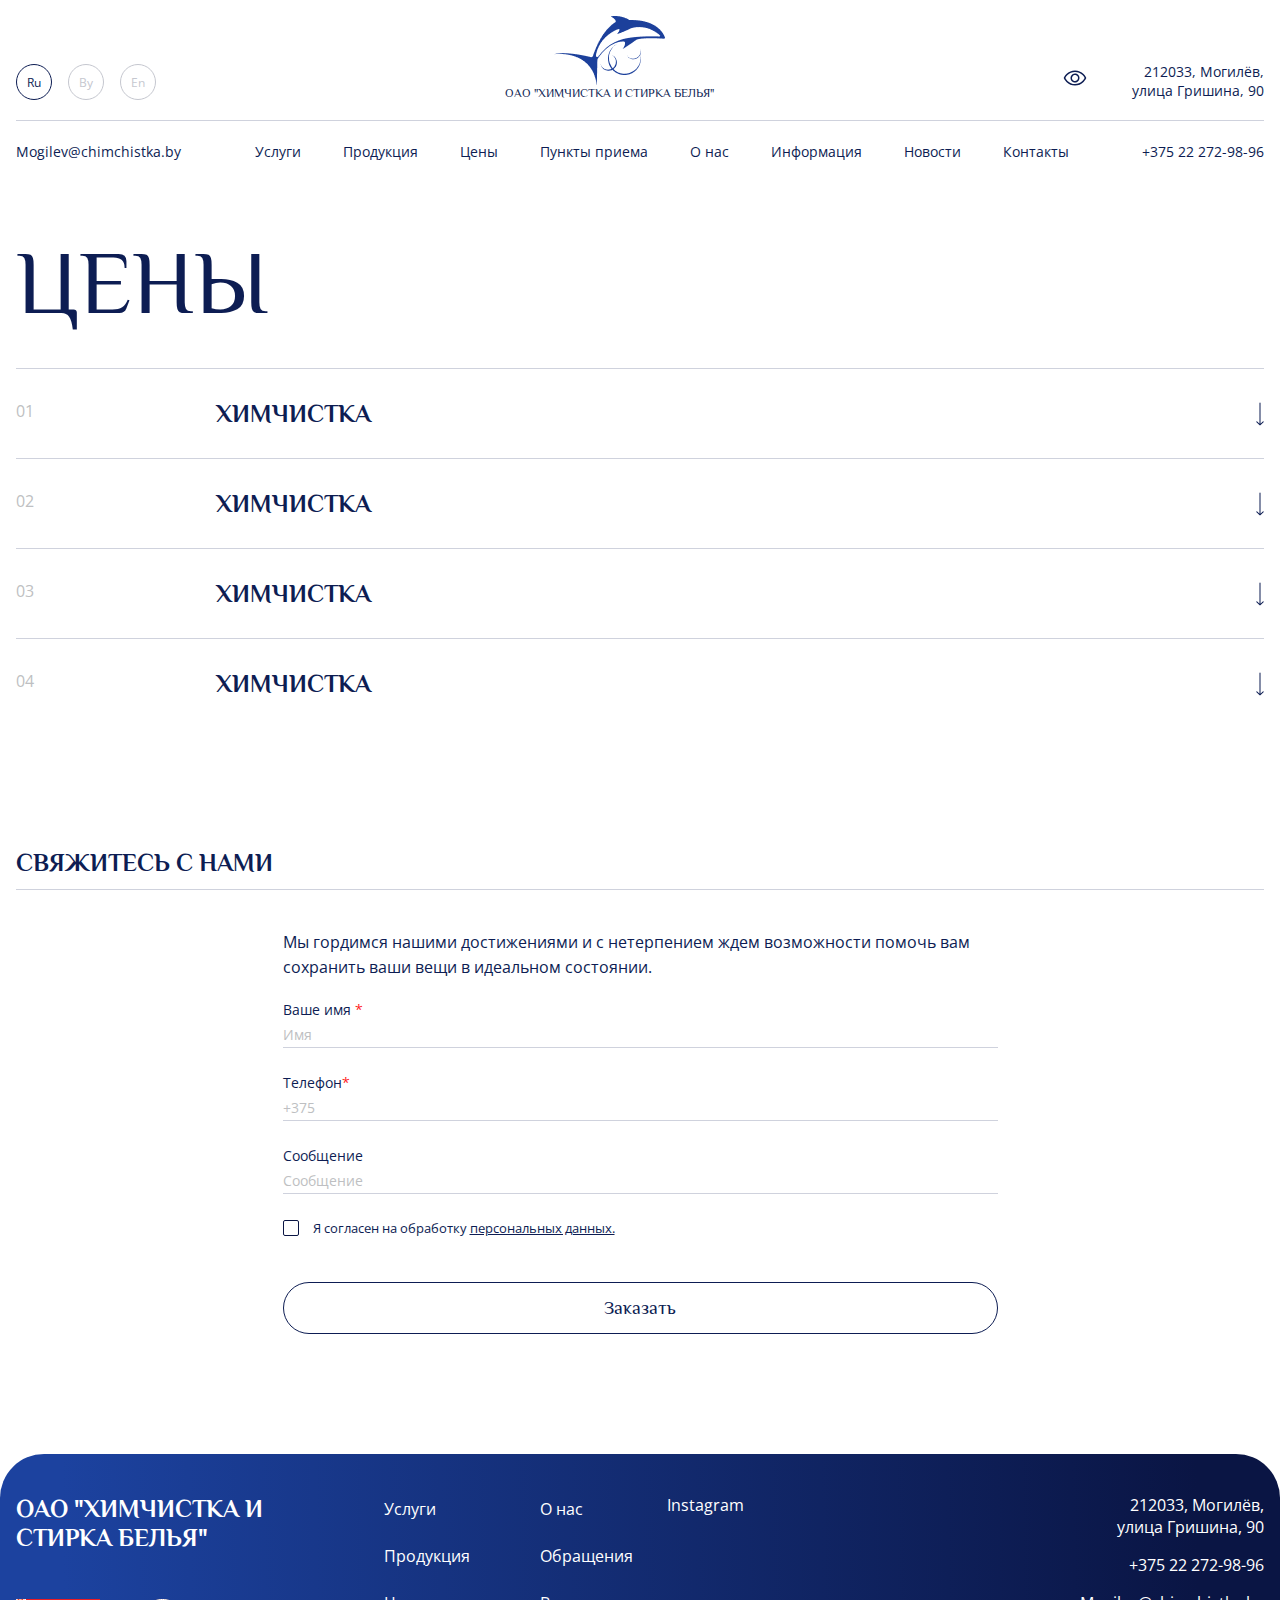
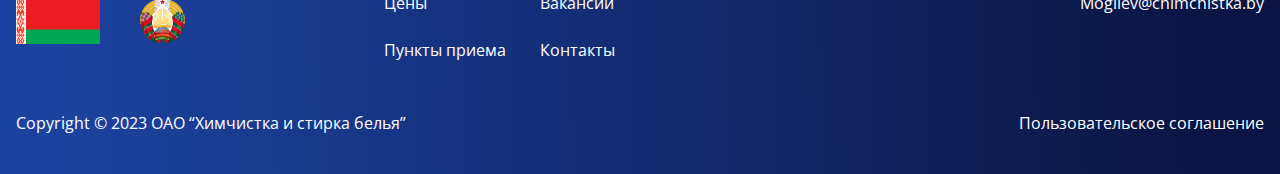
<file: src/pages/price.html>
<!DOCTYPE html>
<html lang="en">
<head>
    <meta charset="UTF-8">
    <meta name="viewport" content="width=device-width, initial-scale=1.0">
    <link rel="stylesheet" href="../style/swiper-bundle.min.css">
    <link rel="stylesheet" href="../style/style.css">
    <title>Document</title>
</head>
<body>
    <div class="special-panel">
        <div class="content">
            <ul>
                <li class="version-item">
                    <span class="version">Обычная версия</span>
                </li>
                <li class="font-item">
                    <p>Размер шрифта:</p>
                    <div class="fonts-select">
                        <span data-font="1.1" class="font-min active">А</span>
                        <span data-font="1.2" class="font-middle">А</span>
                        <span data-font="1.3" class="font-max">А</span>
                    </div>

                </li>
                <li class="site-color">
                    <p>Цвет сайта:</p>
                    <span data-sitecolor="1" class="color-black active">Ц</span>
                    <span data-sitecolor="2" class="color-white ">Ц</span>
                    <span data-sitecolor="3" class="color-blue">Ц</span>
                    <span data-sitecolor="4" class="color-beuge">Ц</span>
                </li>
                <li class="settings-item"><span class="special-settings">Настройки:</span></li>
                <li class="lang">
                    <span>Язык:</span>
                    <div class="select-wrap">
                        <div class="select languages">
                            <p data-current="0">РУС</p>
                        </div>
                        <ul class="select-list">
                            <li data-value="0">РУС</li>
                            <li data-value="1">БЕЛ</li>
                            <li data-value="2">ENG</li>
                        </ul>
                    </div>
                </li>
                <li class="special-burger">
                    Меню
                </li>
            </ul>
            <div class="settings-panel">
                <div class="close-btn close-settings-btn">
                    <svg xmlns="http://www.w3.org/2000/svg" width="30" height="30" viewBox="0 0 30 30" fill="none">
                        <path d="M4.39348 4.3925C4.784 4.00198 5.41717 4.00198 5.80769 4.3925L25.6067 24.1915C25.9972 24.582 25.9972 25.2152 25.6067 25.6057C25.2162 25.9962 24.583 25.9962 24.1925 25.6057L4.39348 5.80672C4.00296 5.41619 4.00295 4.78303 4.39348 4.3925Z" fill="black"/>
                        <path d="M4.39363 25.6075C4.00311 25.217 4.00311 24.5838 4.39363 24.1933L24.1926 4.39429C24.5831 4.00377 25.2163 4.00377 25.6068 4.39429C25.9974 4.78482 25.9974 5.41798 25.6068 5.80851L5.80784 25.6075C5.41732 25.998 4.78415 25.998 4.39363 25.6075Z" fill="black"/>
                      </svg>
                </div>
                <p>Настройка шрифтов</p>
                <div class="font-panel">
                    <p>Шрифт: </p>
                    <span data-family="1" class="font1 active">Без засечек</span>
                    <span data-family="2" class="font2">С засечками</span>
                </div>
                <div class="line"></div>
                <div class="spacing-panel">
                    <p>Межбуквенное расстояние: </p>
                    <span data-spacing="1" class="standart-spacing active">Стандартное</span>
                    <span data-spacing="2" class="middle-spacing">Увеличенное</span>
                    <span data-spacing="3" class="max-spacing">Большое</span>
                </div>
                <div class="line"></div>
                <div class="colors-sheme">
                    <p>Цветовая схема:</p>
                    <div class="black-on-white color-scheme">
                        <input data-sitecolor="1" type="radio" id="color-1" checked name="colors-scheme">
                        <label for="color-1">Черный по белому</label>
                    </div>
                    <div class="white-on-black color-scheme">
                        <input data-sitecolor="2" type="radio" id="color-2" name="colors-scheme">
                        <label for="color-2">Белый по черному</label>
                    </div>
                    <div class="blue color-scheme">
                        <input data-sitecolor="3" type="radio" id="color-3" name="colors-scheme">
                        <label for="color-3">Темно-синий по голубому</label>
                    </div>
                    <div class="beuge color-scheme">
                        <input data-sitecolor="4" type="radio" id="color-4" name="colors-scheme">
                        <label for="color-4">Коричневым по бежевому</label>
                    </div>

                </div>
                <div class="btns">
                    <span class="reset-settings">Стандартные настройки</span>
                    <span class="close-settings-panel close-settings-btn">Закрыть панель</span>
                </div>
            </div>
        </div>
    </div>
    <header class="header">
        <div class="content">
            <div class="row1">
                <ul class="languages">
                    <li class="active">Ru</li>
                    <li>By</li>
                    <li>En</li>
                </ul>
                <div class="select-wrap">
                    <div class="select languages">
                        <p data-current="0">Ru</p>
                    </div>
                    <ul class="select-list">
                        <li data-value="0">Ru</li>
                        <li data-value="1">By</li>
                        <li data-value="2">En</li>
                    </ul>
                </div>
                <a href="/" class="logo">
                    <img src="../images/Logo-header.png" alt="logo">
                    <span>ОАО "ХИМЧИСТКА И СТИРКА БЕЛЬЯ"</span>
                </a>
                <div class="wrap">
                    <div class="eye to-special-panel">
                        <svg xmlns="http://www.w3.org/2000/svg" width="24" height="24" viewBox="0 0 24 24" fill="none">
                        <path d="M23.1853 11.6962C23.1525 11.6222 22.3584 9.86062 20.5931 8.09531C18.2409 5.74312 15.27 4.5 12 4.5C8.72999 4.5 5.75905 5.74312 3.40687 8.09531C1.64155 9.86062 0.843741 11.625 0.814679 11.6962C0.772035 11.7922 0.75 11.896 0.75 12.0009C0.75 12.1059 0.772035 12.2097 0.814679 12.3056C0.847491 12.3797 1.64155 14.1403 3.40687 15.9056C5.75905 18.2569 8.72999 19.5 12 19.5C15.27 19.5 18.2409 18.2569 20.5931 15.9056C22.3584 14.1403 23.1525 12.3797 23.1853 12.3056C23.2279 12.2097 23.25 12.1059 23.25 12.0009C23.25 11.896 23.2279 11.7922 23.1853 11.6962ZM12 18C9.11437 18 6.59343 16.9509 4.50655 14.8828C3.65028 14.0313 2.92179 13.0603 2.34374 12C2.92164 10.9396 3.65014 9.9686 4.50655 9.11719C6.59343 7.04906 9.11437 6 12 6C14.8856 6 17.4066 7.04906 19.4934 9.11719C20.3514 9.9684 21.0815 10.9394 21.6609 12C20.985 13.2619 18.0403 18 12 18ZM12 7.5C11.11 7.5 10.2399 7.76392 9.49993 8.25839C8.7599 8.75285 8.18313 9.45566 7.84253 10.2779C7.50194 11.1002 7.41282 12.005 7.58646 12.8779C7.76009 13.7508 8.18867 14.5526 8.81801 15.182C9.44735 15.8113 10.2492 16.2399 11.1221 16.4135C11.995 16.5872 12.8998 16.4981 13.7221 16.1575C14.5443 15.8169 15.2471 15.2401 15.7416 14.5001C16.2361 13.76 16.5 12.89 16.5 12C16.4988 10.8069 16.0242 9.66303 15.1806 8.81939C14.337 7.97575 13.1931 7.50124 12 7.5ZM12 15C11.4066 15 10.8266 14.8241 10.3333 14.4944C9.83993 14.1648 9.45542 13.6962 9.22835 13.1481C9.00129 12.5999 8.94188 11.9967 9.05764 11.4147C9.17339 10.8328 9.45911 10.2982 9.87867 9.87868C10.2982 9.45912 10.8328 9.1734 11.4147 9.05764C11.9967 8.94189 12.5999 9.0013 13.148 9.22836C13.6962 9.45542 14.1648 9.83994 14.4944 10.3333C14.824 10.8266 15 11.4067 15 12C15 12.7956 14.6839 13.5587 14.1213 14.1213C13.5587 14.6839 12.7956 15 12 15Z" fill="#0D1D53"/>
                      </svg>
                    </div>
                    <p class="adress">
                        212033, Могилёв, улица Гришина, 90
                    </p>
                    <div class="burger-btn">
                        <label class="menu__btn">
                        <span></span>
                        </label>
                    </div>
                </div>

            </div>
            <div class="line"></div>
            <div class="row2">
                <a class="link" href="mailto:Mogilev@chimchistka.by">Mogilev@chimchistka.by</a>
                <nav>
                    <ul>
                        <li><a href="#">Услуги</a></li>
                        <li><a href="#">Продукция</a></li>
                        <li><a href="#">Цены</a></li>
                        <li><a href="#">Пункты приема</a></li>
                        <li><a href="#">О нас</a></li>
                        <li class="header-dropdown">
                            <a href="#">Информация</a>
                            <ul class="header-submenu">
                                <li><a href="#">Документы</a></li>
                                <li><a href="#">Сертификаты</a></li>
                                <li><a href="#">Для акционеров</a></li>
                            </ul>
                        </li>
                        <li><a href="#">Новости</a></li>
                        <li><a href="#">Контакты</a></li>
                    </ul>
                </nav>
                <a class="link" href="tel:+375 22 272-98-96">+375 22 272-98-96</a>
            </div>
            <div class="burger-menu">
                <div class="burger-wrapper">
                    <ul>
                        <li><a href="#">Услуги</a></li>
                        <li><a href="#">Продукция</a></li>
                        <li><a href="#">Цены</a></li>
                        <li><a href="#">Пункты приема</a></li>
                        <li><a href="#">О нас</a></li>
                        <li class="burger-dropdown">
                            <div class="dropdown-head">
                                <a href="#">Информация</a>
                            </div>
                            <ul class="burger-submenu">
                                <li><a href="#">Документы</a></li>
                                <li><a href="#">Сертификаты</a></li>
                                <li><a href="#">Для акционеров</a></li>
                            </ul>
                        </li>
                        <li><a href="#">Новости</a></li>
                        <li><a href="#">Контакты</a></li>
                    </ul>
                </div>
            </div>
        </div>
    </header>
    <main>
        <div class="price-body">
            <div class="content">
                <h1>Цены</h1>
                <div class="price-block">
                    <div class="accordion-item">
                        <button class="accordion-header">
                            <div class="num">01</div>
                            <div class="label-content">
                                <p>Химчистка</p>
                                <svg xmlns="http://www.w3.org/2000/svg" width="8" height="24" viewBox="0 0 8 24" fill="none">
                                    <path d="M4.5 1C4.5 0.723858 4.27614 0.5 4 0.5C3.72386 0.5 3.5 0.723858 3.5 1L4.5 1ZM3.64645 23.3536C3.84171 23.5488 4.15829 23.5488 4.35355 23.3536L7.53553 20.1716C7.7308 19.9763 7.7308 19.6597 7.53553 19.4645C7.34027 19.2692 7.02369 19.2692 6.82843 19.4645L4 22.2929L1.17157 19.4645C0.97631 19.2692 0.659727 19.2692 0.464465 19.4645C0.269203 19.6597 0.269203 19.9763 0.464465 20.1716L3.64645 23.3536ZM3.5 1L3.5 23L4.5 23L4.5 1L3.5 1Z" fill="#0D1D53"/>
                                </svg>
                            </div>
                        </button>
                        <div class="accordion-content">
                            <div class="row">
                                <p class="servise-name">Аквачистка пуховика с антистатической обработкой  (куртка, жилет длиной до 72 см)</p>
                                <p class="service-price">14,9 <span> руб/шт</span></p>
                            </div>
                        </div>
                    </div>
                    <div class="accordion-item">
                        <button class="accordion-header">
                            <div class="num">02</div>
                            <div class="label-content">
                                <p>Химчистка</p>
                                <svg xmlns="http://www.w3.org/2000/svg" width="8" height="24" viewBox="0 0 8 24" fill="none">
                                    <path d="M4.5 1C4.5 0.723858 4.27614 0.5 4 0.5C3.72386 0.5 3.5 0.723858 3.5 1L4.5 1ZM3.64645 23.3536C3.84171 23.5488 4.15829 23.5488 4.35355 23.3536L7.53553 20.1716C7.7308 19.9763 7.7308 19.6597 7.53553 19.4645C7.34027 19.2692 7.02369 19.2692 6.82843 19.4645L4 22.2929L1.17157 19.4645C0.97631 19.2692 0.659727 19.2692 0.464465 19.4645C0.269203 19.6597 0.269203 19.9763 0.464465 20.1716L3.64645 23.3536ZM3.5 1L3.5 23L4.5 23L4.5 1L3.5 1Z" fill="#0D1D53"/>
                                </svg>
                            </div>
                        </button>
                        <div class="accordion-content">
                            <div class="row">
                                <p class="servise-name">Аквачистка пуховика с антистатической обработкой  (куртка, жилет длиной до 72 см)</p>
                                <p class="service-price">14,9 <span> руб/шт</span></p>
                            </div>
                            <div class="row">
                                <p class="servise-name">Аквачистка пуховика с антистатической обработкой  (куртка, жилет длиной до 72 см)</p>
                                <p class="service-price">14,9 <span> руб/шт</span></p>
                            </div>
                            <div class="row">
                                <p class="servise-name">Аквачистка пуховика с антистатической обработкой  (куртка, жилет длиной до 72 см)</p>
                                <p class="service-price">14,9 <span> руб/шт</span></p>
                            </div>
                            <div class="row">
                                <p class="servise-name">Аквачистка пуховика с антистатической обработкой  (куртка, жилет длиной до 72 см)</p>
                                <p class="service-price">14,9 <span> руб/шт</span></p>
                            </div>
                        </div>
                    </div>
                    <div class="accordion-item">
                        <button class="accordion-header">
                            <div class="num">03</div>
                            <div class="label-content">
                                <p>Химчистка</p>
                                <svg xmlns="http://www.w3.org/2000/svg" width="8" height="24" viewBox="0 0 8 24" fill="none">
                                    <path d="M4.5 1C4.5 0.723858 4.27614 0.5 4 0.5C3.72386 0.5 3.5 0.723858 3.5 1L4.5 1ZM3.64645 23.3536C3.84171 23.5488 4.15829 23.5488 4.35355 23.3536L7.53553 20.1716C7.7308 19.9763 7.7308 19.6597 7.53553 19.4645C7.34027 19.2692 7.02369 19.2692 6.82843 19.4645L4 22.2929L1.17157 19.4645C0.97631 19.2692 0.659727 19.2692 0.464465 19.4645C0.269203 19.6597 0.269203 19.9763 0.464465 20.1716L3.64645 23.3536ZM3.5 1L3.5 23L4.5 23L4.5 1L3.5 1Z" fill="#0D1D53"/>
                                </svg>
                            </div>
                        </button>
                        <div class="accordion-content">
                            <div class="row">
                                <p class="servise-name">Аквачистка пуховика с антистатической обработкой  (куртка, жилет длиной до 72 см)</p>
                                <p class="service-price">14,9 <span> руб/шт</span></p>
                            </div>
                        </div>
                    </div>
                    <div class="accordion-item">
                        <button class="accordion-header">
                            <div class="num">04</div>
                            <div class="label-content">
                                <p>Химчистка</p>
                                <svg xmlns="http://www.w3.org/2000/svg" width="8" height="24" viewBox="0 0 8 24" fill="none">
                                    <path d="M4.5 1C4.5 0.723858 4.27614 0.5 4 0.5C3.72386 0.5 3.5 0.723858 3.5 1L4.5 1ZM3.64645 23.3536C3.84171 23.5488 4.15829 23.5488 4.35355 23.3536L7.53553 20.1716C7.7308 19.9763 7.7308 19.6597 7.53553 19.4645C7.34027 19.2692 7.02369 19.2692 6.82843 19.4645L4 22.2929L1.17157 19.4645C0.97631 19.2692 0.659727 19.2692 0.464465 19.4645C0.269203 19.6597 0.269203 19.9763 0.464465 20.1716L3.64645 23.3536ZM3.5 1L3.5 23L4.5 23L4.5 1L3.5 1Z" fill="#0D1D53"/>
                                </svg>
                            </div>
                        </button>
                        <div class="accordion-content">
                            <div class="row">
                                <p class="servise-name">Аквачистка пуховика с антистатической обработкой  (куртка, жилет длиной до 72 см)</p>
                                <p class="service-price">14,9 <span> руб/шт</span></p>
                            </div>
                        </div>
                    </div>
                </div>
            </div>
        </div>
        <div class="about-block-3">
            <div class="content">
                <div class="chapter">
                    <h2>Свяжитесь с нами</h2>
                    <div class="line"></div>
                </div>
                <div class="contact">
                    <div class="form-wrapper">
                        <p>Мы гордимся нашими достижениями и с нетерпением ждем возможности помочь вам сохранить ваши вещи в идеальном состоянии.</p>
                        <form action="#">
                            <label>
                                <p>Ваше имя <span>*</span></p>
                                <input type="text" placeholder="Имя">
                            </label>
                            <label>
                                <p>Телефон<span>*</span></p>
                                <input type="" placeholder="+375">
                            </label>
                            <label>
                                <p>Сообщение</p>
                                <input type="text" placeholder="Сообщение">
                            </label>
                            <label class="custom-checkbox">
                                <input class="hidden-checkbox" type="checkbox">
                                <span class="checkbox">
                                    <svg class="checkmark" xmlns="http://www.w3.org/2000/svg" width="24" height="24" viewBox="0 0 24 24"><path fill="#0A1544" d="M20.285 2l-11.285 11.567-5.286-5.011-3.714 3.716 9 8.728 15-15.285z"/></svg>
                                </span>
                                <span>Я согласен на обработку <a href="#">персональных данных.</a> </span>
                            </label>
                            <button>Заказать</button>
                        </form>
                    </div>

                </div>
            </div>
        </div>
    </main>
    <footer class="footer">
        <div class="content">
            <div class="row">
                <div class="col">
                    <p>ОАО "ХИМЧИСТКА И <br> СТИРКА БЕЛЬЯ"</p>
                    <div class="wrap">
                        <div class="images">
                            <img src="../images/flag.png" alt="flag">
                            <img src="../images/gerb.png" alt="gerb">
                        </div>
                        <a class="inst" href="#">Instagram</a>
                    </div>
                </div>
                <div class="wrapper">
                    <div class="nav-col">
                        <ul>
                            <li><a href="#">Услуги</a></li>
                            <li><a href="#">Продукция</a></li>
                            <li><a href="#">Цены</a></li>
                            <li><a href="#">Пункты приема</a></li>
                        </ul>
                        <ul>
                            <li><a href="#">О нас</a></li>
                            <li><a href="#">Обращения</a></li>
                            <li><a href="#">Вакансии</a></li>
                            <li><a href="#">Контакты</a></li>
                        </ul>
                        <a class="inst" href="#">Instagram</a>
                    </div>
                    <div class="contacts">
                        <p>212033, Могилёв, улица Гришина, 90</p>
                        <a href="tel:+375222729896">+375 22 272-98-96</a>
                        <a href="mailto:Mogilev@chimchistka.by">Mogilev@chimchistka.by</a>
                    </div>
                </div>

            </div>
            <div class="row2">
                <span>Copyright © 2023 ОАО “Химчистка и стирка белья”</span>
                <a href="#">Пользовательское соглашение</a>
            </div>

        </div>

    </footer>
    <script src="../js/swiper-bundle.min.js"></script>
    <script src="../js/script.js"></script>
</body>
</html>
</file>
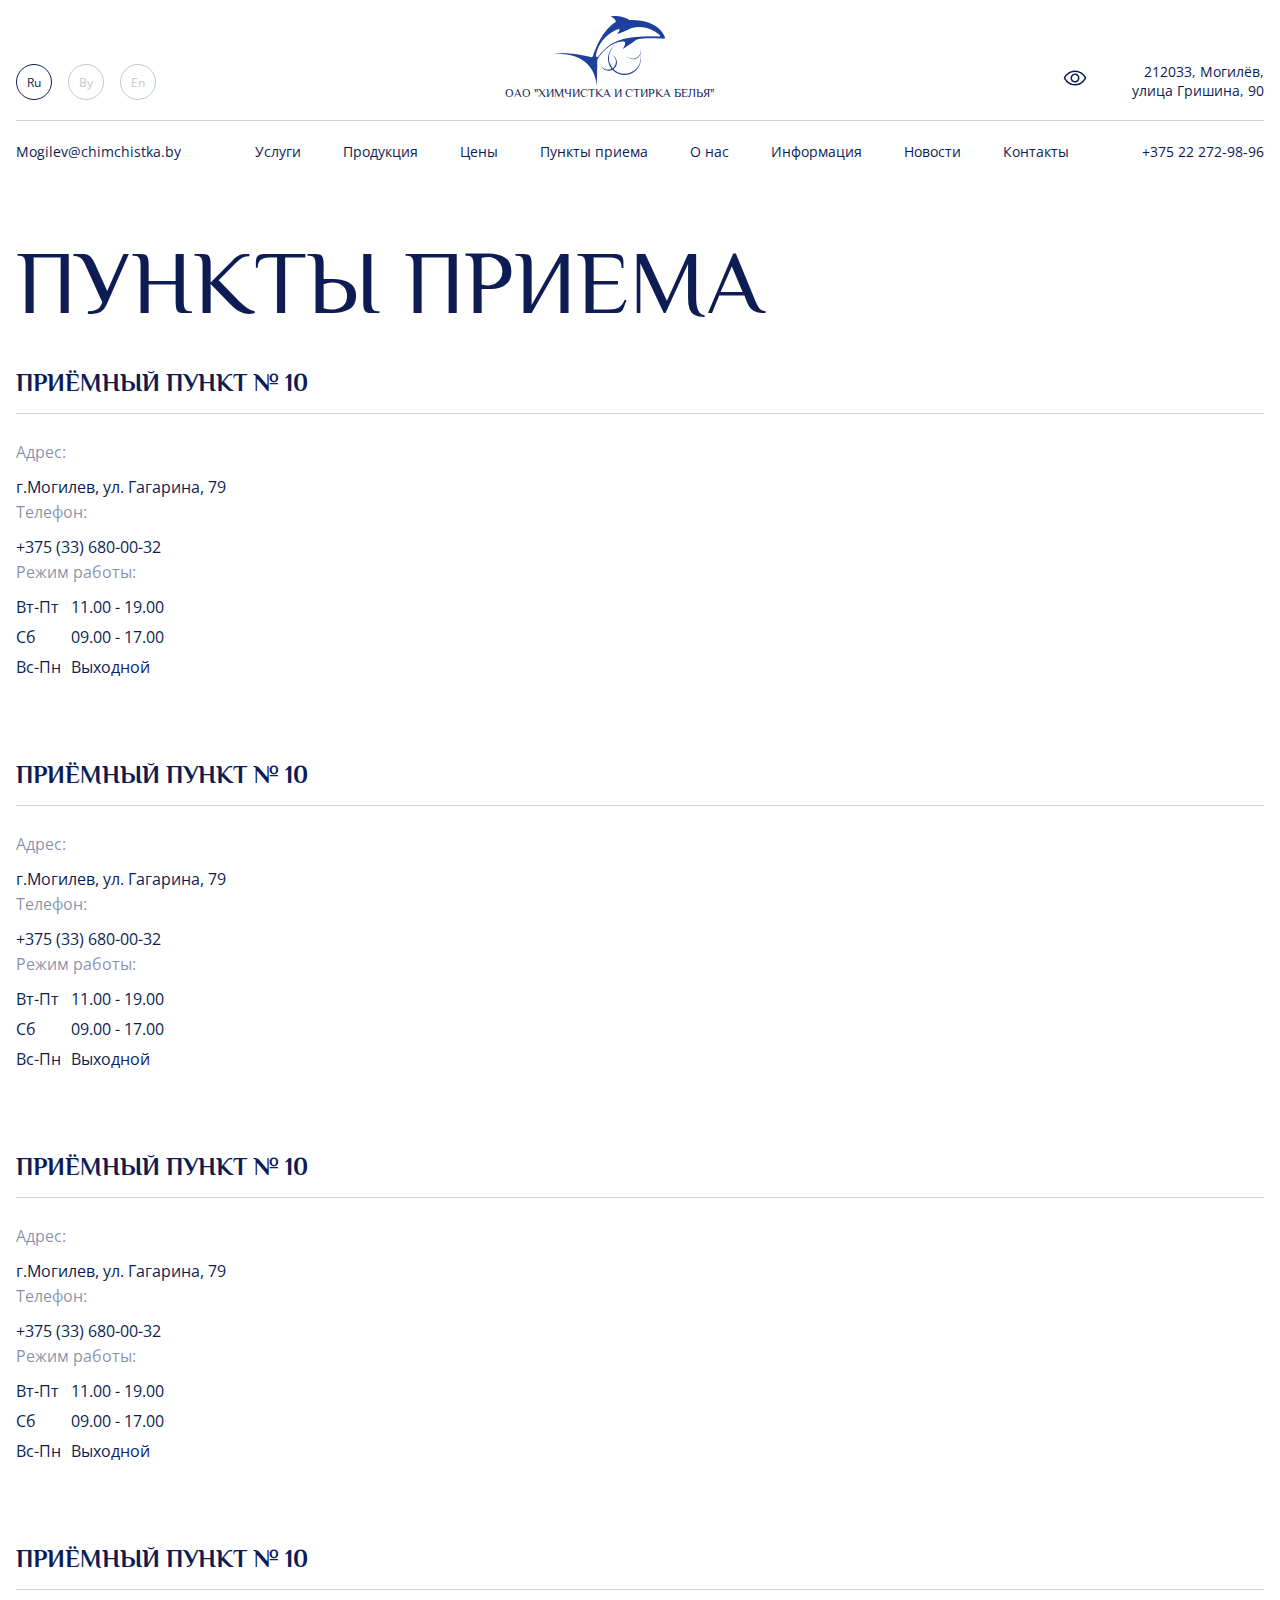
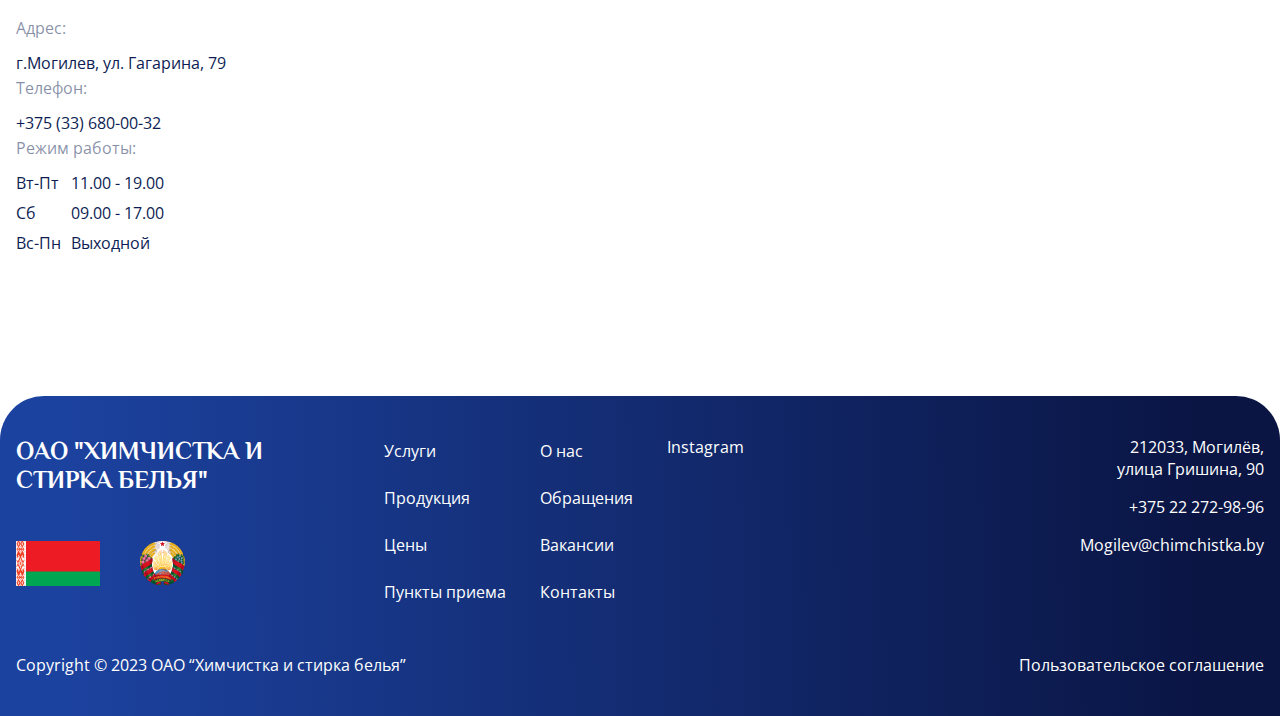
<file: src/pages/priem.html>
<!DOCTYPE html>
<html lang="en">
<head>
    <meta charset="UTF-8">
    <meta name="viewport" content="width=device-width, initial-scale=1.0">
    <link rel="stylesheet" href="../style/swiper-bundle.min.css">
    <link rel="stylesheet" href="../style/style.css">
    <title>Document</title>
</head>
<body>
    <div class="special-panel">
        <div class="content">
            <ul>
                <li class="version-item">
                    <span class="version">Обычная версия</span>
                </li>
                <li class="font-item">
                    <p>Размер шрифта:</p>
                    <div class="fonts-select">
                        <span data-font="1.1" class="font-min active">А</span>
                        <span data-font="1.2" class="font-middle">А</span>
                        <span data-font="1.3" class="font-max">А</span>
                    </div>

                </li>
                <li class="site-color">
                    <p>Цвет сайта:</p>
                    <span data-sitecolor="1" class="color-black active">Ц</span>
                    <span data-sitecolor="2" class="color-white ">Ц</span>
                    <span data-sitecolor="3" class="color-blue">Ц</span>
                    <span data-sitecolor="4" class="color-beuge">Ц</span>
                </li>
                <li class="settings-item"><span class="special-settings">Настройки:</span></li>
                <li class="lang">
                    <span>Язык:</span>
                    <div class="select-wrap">
                        <div class="select languages">
                            <p data-current="0">РУС</p>
                        </div>
                        <ul class="select-list">
                            <li data-value="0">РУС</li>
                            <li data-value="1">БЕЛ</li>
                            <li data-value="2">ENG</li>
                        </ul>
                    </div>
                </li>
                <li class="special-burger">
                    Меню
                </li>
            </ul>
            <div class="settings-panel">
                <div class="close-btn close-settings-btn">
                    <svg xmlns="http://www.w3.org/2000/svg" width="30" height="30" viewBox="0 0 30 30" fill="none">
                        <path d="M4.39348 4.3925C4.784 4.00198 5.41717 4.00198 5.80769 4.3925L25.6067 24.1915C25.9972 24.582 25.9972 25.2152 25.6067 25.6057C25.2162 25.9962 24.583 25.9962 24.1925 25.6057L4.39348 5.80672C4.00296 5.41619 4.00295 4.78303 4.39348 4.3925Z" fill="black"/>
                        <path d="M4.39363 25.6075C4.00311 25.217 4.00311 24.5838 4.39363 24.1933L24.1926 4.39429C24.5831 4.00377 25.2163 4.00377 25.6068 4.39429C25.9974 4.78482 25.9974 5.41798 25.6068 5.80851L5.80784 25.6075C5.41732 25.998 4.78415 25.998 4.39363 25.6075Z" fill="black"/>
                      </svg>
                </div>
                <p>Настройка шрифтов</p>
                <div class="font-panel">
                    <p>Шрифт: </p>
                    <span data-family="1" class="font1 active">Без засечек</span>
                    <span data-family="2" class="font2">С засечками</span>
                </div>
                <div class="line"></div>
                <div class="spacing-panel">
                    <p>Межбуквенное расстояние: </p>
                    <span data-spacing="1" class="standart-spacing active">Стандартное</span>
                    <span data-spacing="2" class="middle-spacing">Увеличенное</span>
                    <span data-spacing="3" class="max-spacing">Большое</span>
                </div>
                <div class="line"></div>
                <div class="colors-sheme">
                    <p>Цветовая схема:</p>
                    <div class="black-on-white color-scheme">
                        <input data-sitecolor="1" type="radio" id="color-1" checked name="colors-scheme">
                        <label for="color-1">Черный по белому</label>
                    </div>
                    <div class="white-on-black color-scheme">
                        <input data-sitecolor="2" type="radio" id="color-2" name="colors-scheme">
                        <label for="color-2">Белый по черному</label>
                    </div>
                    <div class="blue color-scheme">
                        <input data-sitecolor="3" type="radio" id="color-3" name="colors-scheme">
                        <label for="color-3">Темно-синий по голубому</label>
                    </div>
                    <div class="beuge color-scheme">
                        <input data-sitecolor="4" type="radio" id="color-4" name="colors-scheme">
                        <label for="color-4">Коричневым по бежевому</label>
                    </div>

                </div>
                <div class="btns">
                    <span class="reset-settings">Стандартные настройки</span>
                    <span class="close-settings-panel close-settings-btn">Закрыть панель</span>
                </div>
            </div>
        </div>
    </div>
    <header class="header">
        <div class="content">
            <div class="row1">
                <ul class="languages">
                    <li class="active">Ru</li>
                    <li>By</li>
                    <li>En</li>
                </ul>
                <div class="select-wrap">
                    <div class="select languages">
                        <p data-current="0">Ru</p>
                    </div>
                    <ul class="select-list">
                        <li data-value="0">Ru</li>
                        <li data-value="1">By</li>
                        <li data-value="2">En</li>
                    </ul>
                </div>
                <a href="/" class="logo">
                    <img src="../images/Logo-header.png" alt="logo">
                    <span>ОАО "ХИМЧИСТКА И СТИРКА БЕЛЬЯ"</span>
                </a>
                <div class="wrap">
                    <div class="eye to-special-panel">
                        <svg xmlns="http://www.w3.org/2000/svg" width="24" height="24" viewBox="0 0 24 24" fill="none">
                        <path d="M23.1853 11.6962C23.1525 11.6222 22.3584 9.86062 20.5931 8.09531C18.2409 5.74312 15.27 4.5 12 4.5C8.72999 4.5 5.75905 5.74312 3.40687 8.09531C1.64155 9.86062 0.843741 11.625 0.814679 11.6962C0.772035 11.7922 0.75 11.896 0.75 12.0009C0.75 12.1059 0.772035 12.2097 0.814679 12.3056C0.847491 12.3797 1.64155 14.1403 3.40687 15.9056C5.75905 18.2569 8.72999 19.5 12 19.5C15.27 19.5 18.2409 18.2569 20.5931 15.9056C22.3584 14.1403 23.1525 12.3797 23.1853 12.3056C23.2279 12.2097 23.25 12.1059 23.25 12.0009C23.25 11.896 23.2279 11.7922 23.1853 11.6962ZM12 18C9.11437 18 6.59343 16.9509 4.50655 14.8828C3.65028 14.0313 2.92179 13.0603 2.34374 12C2.92164 10.9396 3.65014 9.9686 4.50655 9.11719C6.59343 7.04906 9.11437 6 12 6C14.8856 6 17.4066 7.04906 19.4934 9.11719C20.3514 9.9684 21.0815 10.9394 21.6609 12C20.985 13.2619 18.0403 18 12 18ZM12 7.5C11.11 7.5 10.2399 7.76392 9.49993 8.25839C8.7599 8.75285 8.18313 9.45566 7.84253 10.2779C7.50194 11.1002 7.41282 12.005 7.58646 12.8779C7.76009 13.7508 8.18867 14.5526 8.81801 15.182C9.44735 15.8113 10.2492 16.2399 11.1221 16.4135C11.995 16.5872 12.8998 16.4981 13.7221 16.1575C14.5443 15.8169 15.2471 15.2401 15.7416 14.5001C16.2361 13.76 16.5 12.89 16.5 12C16.4988 10.8069 16.0242 9.66303 15.1806 8.81939C14.337 7.97575 13.1931 7.50124 12 7.5ZM12 15C11.4066 15 10.8266 14.8241 10.3333 14.4944C9.83993 14.1648 9.45542 13.6962 9.22835 13.1481C9.00129 12.5999 8.94188 11.9967 9.05764 11.4147C9.17339 10.8328 9.45911 10.2982 9.87867 9.87868C10.2982 9.45912 10.8328 9.1734 11.4147 9.05764C11.9967 8.94189 12.5999 9.0013 13.148 9.22836C13.6962 9.45542 14.1648 9.83994 14.4944 10.3333C14.824 10.8266 15 11.4067 15 12C15 12.7956 14.6839 13.5587 14.1213 14.1213C13.5587 14.6839 12.7956 15 12 15Z" fill="#0D1D53"/>
                      </svg>
                    </div>
                    <p class="adress">
                        212033, Могилёв, улица Гришина, 90
                    </p>
                    <div class="burger-btn">
                        <label class="menu__btn">
                        <span></span>
                        </label>
                    </div>
                </div>

            </div>
            <div class="line"></div>
            <div class="row2">
                <a class="link" href="mailto:Mogilev@chimchistka.by">Mogilev@chimchistka.by</a>
                <nav>
                    <ul>
                        <li><a href="#">Услуги</a></li>
                        <li><a href="#">Продукция</a></li>
                        <li><a href="#">Цены</a></li>
                        <li><a href="#">Пункты приема</a></li>
                        <li><a href="#">О нас</a></li>
                        <li class="header-dropdown">
                            <a href="#">Информация</a>
                            <ul class="header-submenu">
                                <li><a href="#">Документы</a></li>
                                <li><a href="#">Сертификаты</a></li>
                                <li><a href="#">Для акционеров</a></li>
                            </ul>
                        </li>
                        <li><a href="#">Новости</a></li>
                        <li><a href="#">Контакты</a></li>
                    </ul>
                </nav>
                <a class="link" href="tel:+375 22 272-98-96">+375 22 272-98-96</a>
            </div>
            <div class="burger-menu">
                <div class="burger-wrapper">
                    <ul>
                        <li><a href="#">Услуги</a></li>
                        <li><a href="#">Продукция</a></li>
                        <li><a href="#">Цены</a></li>
                        <li><a href="#">Пункты приема</a></li>
                        <li><a href="#">О нас</a></li>
                        <li class="burger-dropdown">
                            <div class="dropdown-head">
                                <a href="#">Информация</a>
                            </div>
                            <ul class="burger-submenu">
                                <li><a href="#">Документы</a></li>
                                <li><a href="#">Сертификаты</a></li>
                                <li><a href="#">Для акционеров</a></li>
                            </ul>
                        </li>
                        <li><a href="#">Новости</a></li>
                        <li><a href="#">Контакты</a></li>
                    </ul>
                </div>
            </div>
        </div>
    </header>
    <main>
        <div class="priem-body">
            <div class="content">
                <h1>Пункты приема</h1>
                <div class="priem-items">
                    <div class="priem-item">
                        <h2>Приёмный пункт № 10</h2>
                        <div class="line"></div>
                        <div class="wrapper">
                            <div class="col">
                                <div class="row">
                                    <span>Адрес:</span>
                                    <p>г.Могилев, ул. Гагарина, 79</p>
                                </div>
                                <div class="row">
                                    <span>Телефон:</span>
                                    <p>+375 (33) 680-00-32</p>
                                </div>
                                <div class="row">
                                    <span>Режим работы:</span>
                                    <div class="grafic">
                                        <ul>
                                            <li>Вт-Пт</li>
                                            <li>Сб</li>
                                            <li>Вс-Пн</li>
                                        </ul>
                                        <ul>
                                            <li>11.00 - 19.00</li>
                                            <li>09.00 - 17.00</li>
                                            <li>Выходной</li>
                                        </ul>
                                    </div>
                                </div>
                            </div>
                            <div class="map">
                                <iframe src="https://yandex.by/map-widget/v1/?ll=30.317350%2C53.880130&mode=search&ol=geo&ouri=ymapsbm1%3A%2F%2Fgeo%3Fdata%3DCgg2NjYyMDMwMBJD0JHQtdC70LDRgNGD0YHRjCwg0JzQsNCz0ZbQu9GR0Z4sINCy0YPQu9GW0YbQsCDQk9Cw0LPQsNGA0YvQvdCwLCA3OSIKDe2J8kEVQIVXQg%2C%2C&z=17.06"  frameborder="1" allowfullscreen="true" style="position:relative;"></iframe>
                            </div>
                        </div>
                    </div>
                    <div class="priem-item">
                        <h2>Приёмный пункт № 10</h2>
                        <div class="line"></div>
                        <div class="wrapper">
                            <div class="col">
                                <div class="row">
                                    <span>Адрес:</span>
                                    <p>г.Могилев, ул. Гагарина, 79</p>
                                </div>
                                <div class="row">
                                    <span>Телефон:</span>
                                    <p>+375 (33) 680-00-32</p>
                                </div>
                                <div class="row">
                                    <span>Режим работы:</span>
                                    <div class="grafic">
                                        <ul>
                                            <li>Вт-Пт</li>
                                            <li>Сб</li>
                                            <li>Вс-Пн</li>
                                        </ul>
                                        <ul>
                                            <li>11.00 - 19.00</li>
                                            <li>09.00 - 17.00</li>
                                            <li>Выходной</li>
                                        </ul>
                                    </div>
                                </div>
                            </div>
                            <div class="map">
                                <iframe src="https://yandex.by/map-widget/v1/?ll=30.317350%2C53.880130&mode=search&ol=geo&ouri=ymapsbm1%3A%2F%2Fgeo%3Fdata%3DCgg2NjYyMDMwMBJD0JHQtdC70LDRgNGD0YHRjCwg0JzQsNCz0ZbQu9GR0Z4sINCy0YPQu9GW0YbQsCDQk9Cw0LPQsNGA0YvQvdCwLCA3OSIKDe2J8kEVQIVXQg%2C%2C&z=17.06"  frameborder="1" allowfullscreen="true" style="position:relative;"></iframe>
                            </div>
                        </div>
                    </div>
                    <div class="priem-item">
                        <h2>Приёмный пункт № 10</h2>
                        <div class="line"></div>
                        <div class="wrapper">
                            <div class="col">
                                <div class="row">
                                    <span>Адрес:</span>
                                    <p>г.Могилев, ул. Гагарина, 79</p>
                                </div>
                                <div class="row">
                                    <span>Телефон:</span>
                                    <p>+375 (33) 680-00-32</p>
                                </div>
                                <div class="row">
                                    <span>Режим работы:</span>
                                    <div class="grafic">
                                        <ul>
                                            <li>Вт-Пт</li>
                                            <li>Сб</li>
                                            <li>Вс-Пн</li>
                                        </ul>
                                        <ul>
                                            <li>11.00 - 19.00</li>
                                            <li>09.00 - 17.00</li>
                                            <li>Выходной</li>
                                        </ul>
                                    </div>
                                </div>
                            </div>
                            <div class="map">
                                <iframe src="https://yandex.by/map-widget/v1/?ll=30.317350%2C53.880130&mode=search&ol=geo&ouri=ymapsbm1%3A%2F%2Fgeo%3Fdata%3DCgg2NjYyMDMwMBJD0JHQtdC70LDRgNGD0YHRjCwg0JzQsNCz0ZbQu9GR0Z4sINCy0YPQu9GW0YbQsCDQk9Cw0LPQsNGA0YvQvdCwLCA3OSIKDe2J8kEVQIVXQg%2C%2C&z=17.06"  frameborder="1" allowfullscreen="true" style="position:relative;"></iframe>
                            </div>
                        </div>
                    </div>
                    <div class="priem-item">
                        <h2>Приёмный пункт № 10</h2>
                        <div class="line"></div>
                        <div class="wrapper">
                            <div class="col">
                                <div class="row">
                                    <span>Адрес:</span>
                                    <p>г.Могилев, ул. Гагарина, 79</p>
                                </div>
                                <div class="row">
                                    <span>Телефон:</span>
                                    <p>+375 (33) 680-00-32</p>
                                </div>
                                <div class="row">
                                    <span>Режим работы:</span>
                                    <div class="grafic">
                                        <ul>
                                            <li>Вт-Пт</li>
                                            <li>Сб</li>
                                            <li>Вс-Пн</li>
                                        </ul>
                                        <ul>
                                            <li>11.00 - 19.00</li>
                                            <li>09.00 - 17.00</li>
                                            <li>Выходной</li>
                                        </ul>
                                    </div>
                                </div>
                            </div>
                            <div class="map">
                                <iframe src="https://yandex.by/map-widget/v1/?ll=30.317350%2C53.880130&mode=search&ol=geo&ouri=ymapsbm1%3A%2F%2Fgeo%3Fdata%3DCgg2NjYyMDMwMBJD0JHQtdC70LDRgNGD0YHRjCwg0JzQsNCz0ZbQu9GR0Z4sINCy0YPQu9GW0YbQsCDQk9Cw0LPQsNGA0YvQvdCwLCA3OSIKDe2J8kEVQIVXQg%2C%2C&z=17.06"  frameborder="1" allowfullscreen="true" style="position:relative;"></iframe>
                            </div>
                        </div>
                    </div>

                </div>
            </div>
        </div>

    </main>
    <footer class="footer">
        <div class="content">
            <div class="row">
                <div class="col">
                    <p>ОАО "ХИМЧИСТКА И <br> СТИРКА БЕЛЬЯ"</p>
                    <div class="wrap">
                        <div class="images">
                            <img src="../images/flag.png" alt="flag">
                            <img src="../images/gerb.png" alt="gerb">
                        </div>
                        <a class="inst" href="#">Instagram</a>
                    </div>
                </div>
                <div class="wrapper">
                    <div class="nav-col">
                        <ul>
                            <li><a href="#">Услуги</a></li>
                            <li><a href="#">Продукция</a></li>
                            <li><a href="#">Цены</a></li>
                            <li><a href="#">Пункты приема</a></li>
                        </ul>
                        <ul>
                            <li><a href="#">О нас</a></li>
                            <li><a href="#">Обращения</a></li>
                            <li><a href="#">Вакансии</a></li>
                            <li><a href="#">Контакты</a></li>
                        </ul>
                        <a class="inst" href="#">Instagram</a>
                    </div>
                    <div class="contacts">
                        <p>212033, Могилёв, улица Гришина, 90</p>
                        <a href="tel:+375222729896">+375 22 272-98-96</a>
                        <a href="mailto:Mogilev@chimchistka.by">Mogilev@chimchistka.by</a>
                    </div>
                </div>

            </div>
            <div class="row2">
                <span>Copyright © 2023 ОАО “Химчистка и стирка белья”</span>
                <a href="#">Пользовательское соглашение</a>
            </div>

        </div>

    </footer>
    <script src="../js/swiper-bundle.min.js"></script>
    <script src="../js/script.js"></script>
</body>
</html>
</file>
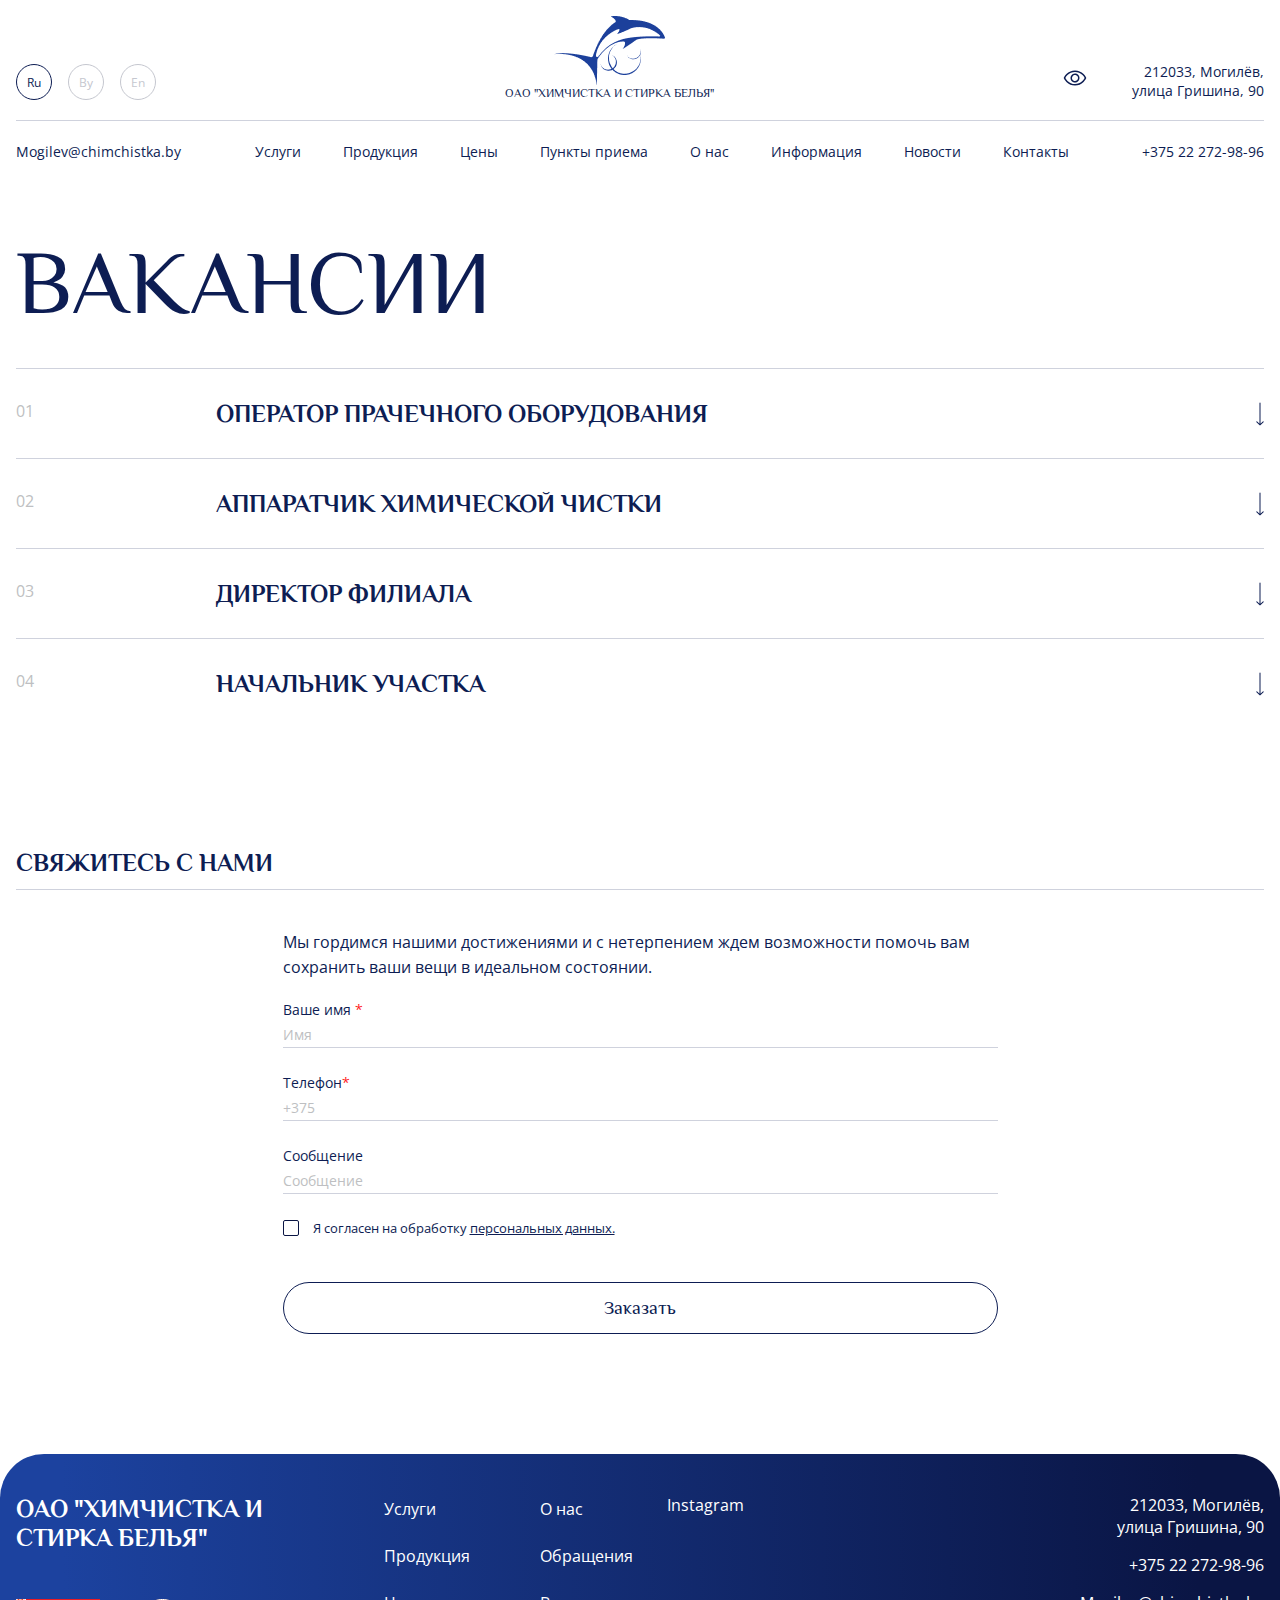
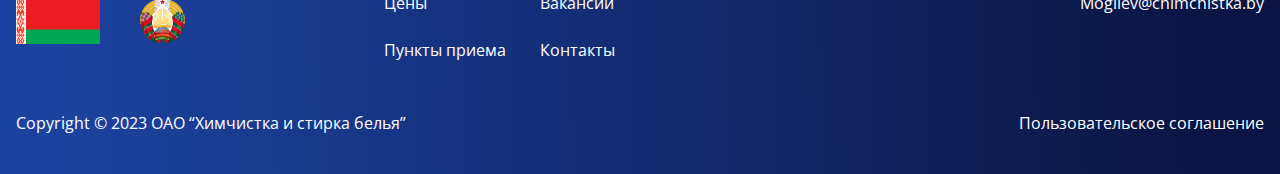
<file: src/pages/vacancies.html>
<!DOCTYPE html>
<html lang="en">
<head>
    <meta charset="UTF-8">
    <meta name="viewport" content="width=device-width, initial-scale=1.0">
    <link rel="stylesheet" href="../style/swiper-bundle.min.css">
    <link rel="stylesheet" href="../style/style.css">
    <title>Document</title>
</head>
<body>
    <div class="special-panel">
        <div class="content">
            <ul>
                <li class="version-item">
                    <span class="version">Обычная версия</span>
                </li>
                <li class="font-item">
                    <p>Размер шрифта:</p>
                    <div class="fonts-select">
                        <span data-font="1.1" class="font-min active">А</span>
                        <span data-font="1.2" class="font-middle">А</span>
                        <span data-font="1.3" class="font-max">А</span>
                    </div>

                </li>
                <li class="site-color">
                    <p>Цвет сайта:</p>
                    <span data-sitecolor="1" class="color-black active">Ц</span>
                    <span data-sitecolor="2" class="color-white ">Ц</span>
                    <span data-sitecolor="3" class="color-blue">Ц</span>
                    <span data-sitecolor="4" class="color-beuge">Ц</span>
                </li>
                <li class="settings-item"><span class="special-settings">Настройки:</span></li>
                <li class="lang">
                    <span>Язык:</span>
                    <div class="select-wrap">
                        <div class="select languages">
                            <p data-current="0">РУС</p>
                        </div>
                        <ul class="select-list">
                            <li data-value="0">РУС</li>
                            <li data-value="1">БЕЛ</li>
                            <li data-value="2">ENG</li>
                        </ul>
                    </div>
                </li>
                <li class="special-burger">
                    Меню
                </li>
            </ul>
            <div class="settings-panel">
                <div class="close-btn close-settings-btn">
                    <svg xmlns="http://www.w3.org/2000/svg" width="30" height="30" viewBox="0 0 30 30" fill="none">
                        <path d="M4.39348 4.3925C4.784 4.00198 5.41717 4.00198 5.80769 4.3925L25.6067 24.1915C25.9972 24.582 25.9972 25.2152 25.6067 25.6057C25.2162 25.9962 24.583 25.9962 24.1925 25.6057L4.39348 5.80672C4.00296 5.41619 4.00295 4.78303 4.39348 4.3925Z" fill="black"/>
                        <path d="M4.39363 25.6075C4.00311 25.217 4.00311 24.5838 4.39363 24.1933L24.1926 4.39429C24.5831 4.00377 25.2163 4.00377 25.6068 4.39429C25.9974 4.78482 25.9974 5.41798 25.6068 5.80851L5.80784 25.6075C5.41732 25.998 4.78415 25.998 4.39363 25.6075Z" fill="black"/>
                      </svg>
                </div>
                <p>Настройка шрифтов</p>
                <div class="font-panel">
                    <p>Шрифт: </p>
                    <span data-family="1" class="font1 active">Без засечек</span>
                    <span data-family="2" class="font2">С засечками</span>
                </div>
                <div class="line"></div>
                <div class="spacing-panel">
                    <p>Межбуквенное расстояние: </p>
                    <span data-spacing="1" class="standart-spacing active">Стандартное</span>
                    <span data-spacing="2" class="middle-spacing">Увеличенное</span>
                    <span data-spacing="3" class="max-spacing">Большое</span>
                </div>
                <div class="line"></div>
                <div class="colors-sheme">
                    <p>Цветовая схема:</p>
                    <div class="black-on-white color-scheme">
                        <input data-sitecolor="1" type="radio" id="color-1" checked name="colors-scheme">
                        <label for="color-1">Черный по белому</label>
                    </div>
                    <div class="white-on-black color-scheme">
                        <input data-sitecolor="2" type="radio" id="color-2" name="colors-scheme">
                        <label for="color-2">Белый по черному</label>
                    </div>
                    <div class="blue color-scheme">
                        <input data-sitecolor="3" type="radio" id="color-3" name="colors-scheme">
                        <label for="color-3">Темно-синий по голубому</label>
                    </div>
                    <div class="beuge color-scheme">
                        <input data-sitecolor="4" type="radio" id="color-4" name="colors-scheme">
                        <label for="color-4">Коричневым по бежевому</label>
                    </div>

                </div>
                <div class="btns">
                    <span class="reset-settings">Стандартные настройки</span>
                    <span class="close-settings-panel close-settings-btn">Закрыть панель</span>
                </div>
            </div>
        </div>
    </div>
    <header class="header">
        <div class="content">
            <div class="row1">
                <ul class="languages">
                    <li class="active">Ru</li>
                    <li>By</li>
                    <li>En</li>
                </ul>
                <div class="select-wrap">
                    <div class="select languages">
                        <p data-current="0">Ru</p>
                    </div>
                    <ul class="select-list">
                        <li data-value="0">Ru</li>
                        <li data-value="1">By</li>
                        <li data-value="2">En</li>
                    </ul>
                </div>
                <a href="/" class="logo">
                    <img src="../images/Logo-header.png" alt="logo">
                    <span>ОАО "ХИМЧИСТКА И СТИРКА БЕЛЬЯ"</span>
                </a>
                <div class="wrap">
                    <div class="eye to-special-panel">
                        <svg xmlns="http://www.w3.org/2000/svg" width="24" height="24" viewBox="0 0 24 24" fill="none">
                        <path d="M23.1853 11.6962C23.1525 11.6222 22.3584 9.86062 20.5931 8.09531C18.2409 5.74312 15.27 4.5 12 4.5C8.72999 4.5 5.75905 5.74312 3.40687 8.09531C1.64155 9.86062 0.843741 11.625 0.814679 11.6962C0.772035 11.7922 0.75 11.896 0.75 12.0009C0.75 12.1059 0.772035 12.2097 0.814679 12.3056C0.847491 12.3797 1.64155 14.1403 3.40687 15.9056C5.75905 18.2569 8.72999 19.5 12 19.5C15.27 19.5 18.2409 18.2569 20.5931 15.9056C22.3584 14.1403 23.1525 12.3797 23.1853 12.3056C23.2279 12.2097 23.25 12.1059 23.25 12.0009C23.25 11.896 23.2279 11.7922 23.1853 11.6962ZM12 18C9.11437 18 6.59343 16.9509 4.50655 14.8828C3.65028 14.0313 2.92179 13.0603 2.34374 12C2.92164 10.9396 3.65014 9.9686 4.50655 9.11719C6.59343 7.04906 9.11437 6 12 6C14.8856 6 17.4066 7.04906 19.4934 9.11719C20.3514 9.9684 21.0815 10.9394 21.6609 12C20.985 13.2619 18.0403 18 12 18ZM12 7.5C11.11 7.5 10.2399 7.76392 9.49993 8.25839C8.7599 8.75285 8.18313 9.45566 7.84253 10.2779C7.50194 11.1002 7.41282 12.005 7.58646 12.8779C7.76009 13.7508 8.18867 14.5526 8.81801 15.182C9.44735 15.8113 10.2492 16.2399 11.1221 16.4135C11.995 16.5872 12.8998 16.4981 13.7221 16.1575C14.5443 15.8169 15.2471 15.2401 15.7416 14.5001C16.2361 13.76 16.5 12.89 16.5 12C16.4988 10.8069 16.0242 9.66303 15.1806 8.81939C14.337 7.97575 13.1931 7.50124 12 7.5ZM12 15C11.4066 15 10.8266 14.8241 10.3333 14.4944C9.83993 14.1648 9.45542 13.6962 9.22835 13.1481C9.00129 12.5999 8.94188 11.9967 9.05764 11.4147C9.17339 10.8328 9.45911 10.2982 9.87867 9.87868C10.2982 9.45912 10.8328 9.1734 11.4147 9.05764C11.9967 8.94189 12.5999 9.0013 13.148 9.22836C13.6962 9.45542 14.1648 9.83994 14.4944 10.3333C14.824 10.8266 15 11.4067 15 12C15 12.7956 14.6839 13.5587 14.1213 14.1213C13.5587 14.6839 12.7956 15 12 15Z" fill="#0D1D53"/>
                      </svg>
                    </div>
                    <p class="adress">
                        212033, Могилёв, улица Гришина, 90
                    </p>
                    <div class="burger-btn">
                        <label class="menu__btn">
                        <span></span>
                        </label>
                    </div>
                </div>

            </div>
            <div class="line"></div>
            <div class="row2">
                <a class="link" href="mailto:Mogilev@chimchistka.by">Mogilev@chimchistka.by</a>
                <nav>
                    <ul>
                        <li><a href="#">Услуги</a></li>
                        <li><a href="#">Продукция</a></li>
                        <li><a href="#">Цены</a></li>
                        <li><a href="#">Пункты приема</a></li>
                        <li><a href="#">О нас</a></li>
                        <li class="header-dropdown">
                            <a href="#">Информация</a>
                            <ul class="header-submenu">
                                <li><a href="#">Документы</a></li>
                                <li><a href="#">Сертификаты</a></li>
                                <li><a href="#">Для акционеров</a></li>
                            </ul>
                        </li>
                        <li><a href="#">Новости</a></li>
                        <li><a href="#">Контакты</a></li>
                    </ul>
                </nav>
                <a class="link" href="tel:+375 22 272-98-96">+375 22 272-98-96</a>
            </div>
            <div class="burger-menu">
                <div class="burger-wrapper">
                    <ul>
                        <li><a href="#">Услуги</a></li>
                        <li><a href="#">Продукция</a></li>
                        <li><a href="#">Цены</a></li>
                        <li><a href="#">Пункты приема</a></li>
                        <li><a href="#">О нас</a></li>
                        <li class="burger-dropdown">
                            <div class="dropdown-head">
                                <a href="#">Информация</a>
                            </div>
                            <ul class="burger-submenu">
                                <li><a href="#">Документы</a></li>
                                <li><a href="#">Сертификаты</a></li>
                                <li><a href="#">Для акционеров</a></li>
                            </ul>
                        </li>
                        <li><a href="#">Новости</a></li>
                        <li><a href="#">Контакты</a></li>
                    </ul>
                </div>
            </div>
        </div>
    </header>
    <main>
        <div class="vacancies-body">
            <div class="content">
                <h1>Вакансии</h1>
                <div class="vacancies-block">
                    <div class="accordion-item">
                        <button class="accordion-header">
                            <div class="num">01</div>
                            <div class="label-content">
                                <p>Оператор прачечного оборудования</p>
                                <svg xmlns="http://www.w3.org/2000/svg" width="8" height="24" viewBox="0 0 8 24" fill="none">
                                    <path d="M4.5 1C4.5 0.723858 4.27614 0.5 4 0.5C3.72386 0.5 3.5 0.723858 3.5 1L4.5 1ZM3.64645 23.3536C3.84171 23.5488 4.15829 23.5488 4.35355 23.3536L7.53553 20.1716C7.7308 19.9763 7.7308 19.6597 7.53553 19.4645C7.34027 19.2692 7.02369 19.2692 6.82843 19.4645L4 22.2929L1.17157 19.4645C0.97631 19.2692 0.659727 19.2692 0.464465 19.4645C0.269203 19.6597 0.269203 19.9763 0.464465 20.1716L3.64645 23.3536ZM3.5 1L3.5 23L4.5 23L4.5 1L3.5 1Z" fill="#0D1D53"/>
                                </svg>
                            </div>
                        </button>
                        <div class="accordion-content">
                            <div class="row">
                                <span>Обязанности:</span>
                                <p>Ведение процессов обработки изделий органическими растворителями и пропитки их специальными препаратами на машинах химической чистки с ручным или автоматическим управлением под руководством аппаратчика более высокой квалификации. Определение уровня растворителя в баках и при необходимости дозаправка их. Нанесение фильтровального порошка на элементы фильтра. Прием изделий по сопроводительному документу и доставка их на рабочее место. Проверка веса производственной партии. Дистилляция растворителя. Передача изделий на последующую технологическую операцию и т.д.</p>
                              </div>
                              <div class="row">
                                <span>Требования:</span>
                                <p>Ответственность, исполнительность, трудолюбие</p>
                              </div>
                              <div class="row">
                                <span>Условия:</span>
                                <p>Работа в производственном подразделении;<br>
                                    Режим работы: пн-пт: 8.00-16.30; обед: 13.00 до 13.30; выходные дни: суббота, воскресенье;<br>
                                    Полный социальный пакет.</p>
                              </div>
                        </div>
                    </div>
                    <div class="accordion-item">
                        <button class="accordion-header">
                            <div class="num">02</div>
                            <div class="label-content">
                                <p>Аппаратчик химической чистки</p>
                                <svg xmlns="http://www.w3.org/2000/svg" width="8" height="24" viewBox="0 0 8 24" fill="none">
                                    <path d="M4.5 1C4.5 0.723858 4.27614 0.5 4 0.5C3.72386 0.5 3.5 0.723858 3.5 1L4.5 1ZM3.64645 23.3536C3.84171 23.5488 4.15829 23.5488 4.35355 23.3536L7.53553 20.1716C7.7308 19.9763 7.7308 19.6597 7.53553 19.4645C7.34027 19.2692 7.02369 19.2692 6.82843 19.4645L4 22.2929L1.17157 19.4645C0.97631 19.2692 0.659727 19.2692 0.464465 19.4645C0.269203 19.6597 0.269203 19.9763 0.464465 20.1716L3.64645 23.3536ZM3.5 1L3.5 23L4.5 23L4.5 1L3.5 1Z" fill="#0D1D53"/>
                                </svg>
                            </div>
                        </button>
                        <div class="accordion-content">
                            <div class="row">
                                <span>Обязанности:</span>
                                <p>Ведение процессов обработки изделий органическими растворителями и пропитки их специальными препаратами на машинах химической чистки с ручным или автоматическим управлением под руководством аппаратчика более высокой квалификации. Определение уровня растворителя в баках и при необходимости дозаправка их. Нанесение фильтровального порошка на элементы фильтра. Прием изделий по сопроводительному документу и доставка их на рабочее место. Проверка веса производственной партии. Дистилляция растворителя. Передача изделий на последующую технологическую операцию и т.д.</p>
                              </div>
                              <div class="row">
                                <span>Требования:</span>
                                <p>Ответственность, исполнительность, трудолюбие</p>
                              </div>
                              <div class="row">
                                <span>Условия:</span>
                                <p>Работа в производственном подразделении;<br>
                                    Режим работы: пн-пт: 8.00-16.30; обед: 13.00 до 13.30; выходные дни: суббота, воскресенье;<br>
                                    Полный социальный пакет.</p>
                              </div>
                        </div>
                    </div>
                    <div class="accordion-item">
                        <button class="accordion-header">
                            <div class="num">03</div>
                            <div class="label-content">
                                <p>Директор филиала</p>
                                <svg xmlns="http://www.w3.org/2000/svg" width="8" height="24" viewBox="0 0 8 24" fill="none">
                                    <path d="M4.5 1C4.5 0.723858 4.27614 0.5 4 0.5C3.72386 0.5 3.5 0.723858 3.5 1L4.5 1ZM3.64645 23.3536C3.84171 23.5488 4.15829 23.5488 4.35355 23.3536L7.53553 20.1716C7.7308 19.9763 7.7308 19.6597 7.53553 19.4645C7.34027 19.2692 7.02369 19.2692 6.82843 19.4645L4 22.2929L1.17157 19.4645C0.97631 19.2692 0.659727 19.2692 0.464465 19.4645C0.269203 19.6597 0.269203 19.9763 0.464465 20.1716L3.64645 23.3536ZM3.5 1L3.5 23L4.5 23L4.5 1L3.5 1Z" fill="#0D1D53"/>
                                </svg>
                            </div>
                        </button>
                        <div class="accordion-content">
                            <div class="row">
                                <span>Обязанности:</span>
                                <p>Ведение процессов обработки изделий органическими растворителями и пропитки их специальными препаратами на машинах химической чистки с ручным или автоматическим управлением под руководством аппаратчика более высокой квалификации. Определение уровня растворителя в баках и при необходимости дозаправка их. Нанесение фильтровального порошка на элементы фильтра. Прием изделий по сопроводительному документу и доставка их на рабочее место. Проверка веса производственной партии. Дистилляция растворителя. Передача изделий на последующую технологическую операцию и т.д.</p>
                              </div>
                              <div class="row">
                                <span>Требования:</span>
                                <p>Ответственность, исполнительность, трудолюбие</p>
                              </div>
                              <div class="row">
                                <span>Условия:</span>
                                <p>Работа в производственном подразделении;<br>
                                    Режим работы: пн-пт: 8.00-16.30; обед: 13.00 до 13.30; выходные дни: суббота, воскресенье;<br>
                                    Полный социальный пакет.</p>
                              </div>
                        </div>
                    </div>
                    <div class="accordion-item">
                        <button class="accordion-header">
                            <div class="num">04</div>
                            <div class="label-content">
                                <p>Начальник участка</p>
                                <svg xmlns="http://www.w3.org/2000/svg" width="8" height="24" viewBox="0 0 8 24" fill="none">
                                    <path d="M4.5 1C4.5 0.723858 4.27614 0.5 4 0.5C3.72386 0.5 3.5 0.723858 3.5 1L4.5 1ZM3.64645 23.3536C3.84171 23.5488 4.15829 23.5488 4.35355 23.3536L7.53553 20.1716C7.7308 19.9763 7.7308 19.6597 7.53553 19.4645C7.34027 19.2692 7.02369 19.2692 6.82843 19.4645L4 22.2929L1.17157 19.4645C0.97631 19.2692 0.659727 19.2692 0.464465 19.4645C0.269203 19.6597 0.269203 19.9763 0.464465 20.1716L3.64645 23.3536ZM3.5 1L3.5 23L4.5 23L4.5 1L3.5 1Z" fill="#0D1D53"/>
                                </svg>
                            </div>
                        </button>
                        <div class="accordion-content">
                            <div class="row">
                                <span>Обязанности:</span>
                                <p>Ведение процессов обработки изделий органическими растворителями и пропитки их специальными препаратами на машинах химической чистки с ручным или автоматическим управлением под руководством аппаратчика более высокой квалификации. Определение уровня растворителя в баках и при необходимости дозаправка их. Нанесение фильтровального порошка на элементы фильтра. Прием изделий по сопроводительному документу и доставка их на рабочее место. Проверка веса производственной партии. Дистилляция растворителя. Передача изделий на последующую технологическую операцию и т.д.</p>
                              </div>
                              <div class="row">
                                <span>Требования:</span>
                                <p>Ответственность, исполнительность, трудолюбие</p>
                              </div>
                              <div class="row">
                                <span>Условия:</span>
                                <p>Работа в производственном подразделении;<br>
                                    Режим работы: пн-пт: 8.00-16.30; обед: 13.00 до 13.30; выходные дни: суббота, воскресенье;<br>
                                    Полный социальный пакет.</p>
                              </div>
                        </div>
                    </div>
                </div>

            </div>
        </div>
        <div class="about-block-3">
            <div class="content">
                <div class="chapter">
                    <h2>Свяжитесь с нами</h2>
                    <div class="line"></div>
                </div>
                <div class="contact">
                    <div class="form-wrapper">
                        <p>Мы гордимся нашими достижениями и с нетерпением ждем возможности помочь вам сохранить ваши вещи в идеальном состоянии.</p>
                        <form action="#">
                            <label>
                                <p>Ваше имя <span>*</span></p>
                                <input type="text" placeholder="Имя">
                            </label>
                            <label>
                                <p>Телефон<span>*</span></p>
                                <input type="" placeholder="+375">
                            </label>
                            <label>
                                <p>Сообщение</p>
                                <input type="text" placeholder="Сообщение">
                            </label>
                            <label class="custom-checkbox">
                                <input class="hidden-checkbox" type="checkbox">
                                <span class="checkbox">
                                    <svg class="checkmark" xmlns="http://www.w3.org/2000/svg" width="24" height="24" viewBox="0 0 24 24"><path fill="#0A1544" d="M20.285 2l-11.285 11.567-5.286-5.011-3.714 3.716 9 8.728 15-15.285z"/></svg>
                                </span>
                                <span>Я согласен на обработку <a href="#">персональных данных.</a> </span>
                            </label>
                            <button>Заказать</button>
                        </form>
                    </div>

                </div>
            </div>
        </div>
    </main>
    <footer class="footer">
        <div class="content">
            <div class="row">
                <div class="col">
                    <p>ОАО "ХИМЧИСТКА И <br> СТИРКА БЕЛЬЯ"</p>
                    <div class="wrap">
                        <div class="images">
                            <img src="../images/flag.png" alt="flag">
                            <img src="../images/gerb.png" alt="gerb">
                        </div>
                        <a class="inst" href="#">Instagram</a>
                    </div>
                </div>
                <div class="wrapper">
                    <div class="nav-col">
                        <ul>
                            <li><a href="#">Услуги</a></li>
                            <li><a href="#">Продукция</a></li>
                            <li><a href="#">Цены</a></li>
                            <li><a href="#">Пункты приема</a></li>
                        </ul>
                        <ul>
                            <li><a href="#">О нас</a></li>
                            <li><a href="#">Обращения</a></li>
                            <li><a href="#">Вакансии</a></li>
                            <li><a href="#">Контакты</a></li>
                        </ul>
                        <a class="inst" href="#">Instagram</a>
                    </div>
                    <div class="contacts">
                        <p>212033, Могилёв, улица Гришина, 90</p>
                        <a href="tel:+375222729896">+375 22 272-98-96</a>
                        <a href="mailto:Mogilev@chimchistka.by">Mogilev@chimchistka.by</a>
                    </div>
                </div>

            </div>
            <div class="row2">
                <span>Copyright © 2023 ОАО “Химчистка и стирка белья”</span>
                <a href="#">Пользовательское соглашение</a>
            </div>

        </div>

    </footer>
    <script src="../js/swiper-bundle.min.js"></script>
    <script src="../js/script.js"></script>
</body>
</html>
</file>
<file: src/style/style.css>
@charset "UTF-8";
* {
  padding: 0;
  margin: 0;
  box-sizing: border-box;
}

ul, ol, li {
  padding: 0;
  margin: 0;
  list-style: none;
}

a {
  text-decoration: none;
}

@font-face {
  font-family: "Open Sans";
  src: url(../fonts/OpenSans-Light.ttf) format("truetype");
  font-weight: 300;
  font-style: normal;
  font-display: swap;
}
@font-face {
  font-family: "Open Sans";
  src: url(../fonts/OpenSans-Regular.ttf) format("truetype");
  font-weight: 400;
  font-style: normal;
  font-display: swap;
}
@font-face {
  font-family: "Open Sans";
  src: url(../fonts/OpenSans-Medium.ttf) format("truetype");
  font-weight: 500;
  font-style: normal;
  font-display: swap;
}
@font-face {
  font-family: "Open Sans";
  src: url(../fonts/OpenSans-SemiBold.ttf) format("truetype");
  font-weight: 600;
  font-style: normal;
  font-display: swap;
}
@font-face {
  font-family: "Open Sans";
  src: url(../fonts/OpenSans-Bold.ttf) format("truetype");
  font-weight: 700;
  font-style: normal;
  font-display: swap;
}
@font-face {
  font-family: "Philosopher";
  src: url(../fonts/Philosopher-Regular.ttf) format("truetype");
  font-weight: 400;
  font-style: normal;
  font-display: swap;
}
@font-face {
  font-family: "Philosopher";
  src: url(../fonts/Philosopher-Bold.ttf) format("truetype");
  font-weight: 700;
  font-style: normal;
  font-display: swap;
}
.content {
  max-width: 1482px;
  padding: 0 16px;
  margin: 0 auto;
  width: 100%;
}

body {
  font-family: "Open Sans";
  margin: 0;
  padding: 0;
  font-size: 20px;
  font-style: normal;
  font-weight: 400;
  line-height: normal;
  position: relative;
  transition: 0.3s ease;
  scroll-behavior: smooth;
  color: #0D1D53;
  display: flex;
  flex-direction: column;
}
body.standart-special .header .content .row1 {
  justify-content: center;
  z-index: 2;
}
body.standart-special .header .content .row1 .languages {
  display: none;
}
body.standart-special .header .content .row1 .select-wrap {
  position: relative;
  padding: 11px 0;
  z-index: 7;
  display: none;
}
@media (max-width: 1024px) {
  body.standart-special .header .content .row1 .select-wrap {
    display: none;
  }
}
body.standart-special .header .content .row1 .wrap {
  display: none;
}
body.standart-special .header .content .line {
  z-index: 2;
}
body.standart-special .header .content .row2 {
  justify-content: center;
}
body.standart-special .header .content .row2 a.link {
  display: none;
}
body.standart-special .header .content .burger-menu {
  z-index: 5;
  padding: 100px 16px 16px;
}
body.standart-special .head-block-banner .content .banner {
  background: #E8E8E8;
}
body.standart-special .head-block-banner .content a {
  border: 1px solid #000;
}
body.standart-special .footer {
  background: #E8E8E8;
}
body.standart-special .main-block-3 .facts .card {
  background: #E8E8E8;
}
body.standart-special .main-block-4 .process .row2 .banner {
  background: #E8E8E8;
}
body.standart-special .special-panel .content .settings-panel .font-panel span.active {
  border-radius: 4px;
  background: #000;
  color: #fff !important;
}
body.standart-special .special-panel .content .settings-panel .spacing-panel span.active {
  border-radius: 4px;
  background: #000;
  color: #fff !important;
}
body.standart-special .special-panel .content .settings-panel .colors-sheme .white-on-black [type=radio]:checked + label,
body.standart-special .special-panel .content .settings-panel .colors-sheme .white-on-black [type=radio]:not(:checked) + label {
  color: #fff !important;
}
body.standart-special .special-panel .content .settings-panel .btns .close-settings-panel {
  color: #FFF !important;
}
body.standart-special .main-block-1 {
  margin-top: 120px;
}
@media (max-width: 1024px) {
  body.standart-special .main-block-1 {
    margin-top: 90px;
  }
}
@media (max-width: 768px) {
  body.standart-special .main-block-1 {
    margin-top: 60px;
  }
}
body.standart-special .main-block-1 .services .row a.all:hover {
  background: #000;
}
body.standart-special .main-block-1 .services .row a.all:hover span {
  color: #fff !important;
  text-decoration: none;
}
body.standart-special .main-block-6 .res-slider .res-swiper .swiper-wrapper .swiper-slide:hover {
  background: #000;
}
body.standart-special .main-block-6 .res-slider .res-swiper .swiper-wrapper .swiper-slide:hover a {
  color: #FFF !important;
}
body.standart-special .about-block-3 .content .contact .form-wrapper form button {
  background: #E8E8E8;
  border: 1px solid #000;
  color: #000;
}
body.standart-special .about-block-3 .content .contact .form-wrapper form button:hover {
  background: #E8E8E8;
  border: 1px solid #000;
  color: #000;
}
body.standart-special .news-body .content .news-cards .news-card {
  height: auto;
}
body.standart-special .about-block-2 .content .goals-web .wrap .wrapper .col a {
  background: #E8E8E8;
  border: 1px solid #000;
  color: #000;
}
body.standart-special .about-block-2 .content .goals-web .wrap .wrapper .col a:hover {
  background: #E8E8E8;
  border: 1px solid #000;
  color: #000;
}
@media (max-width: 1120px) {
  body.standart-special .about-block-2 .content .goals-tab a {
    background: #E8E8E8;
    border: 1px solid #000;
    color: #000;
  }
  body.standart-special .about-block-2 .content .goals-tab a:hover {
    background: #E8E8E8;
    border: 1px solid #000;
    color: #000;
  }
}
body.standart-special.special-white .head-block-banner .content .banner {
  background: #343434;
}
body.standart-special.special-white .head-block-banner .content a {
  border: 1px solid #fff;
}
body.standart-special.special-white .head-block-banner .content a:hover {
  background: transparent;
}
body.standart-special.special-white .footer {
  background: #343434;
}
body.standart-special.special-white .main-block-3 .facts .card {
  background: #343434;
}
body.standart-special.special-white .main-block-4 .process .row2 .banner {
  background: #343434;
}
body.standart-special.special-white .main-block-4 .process .row2 .banner a:hover {
  background: transparent;
}
body.standart-special.special-white .main-block-6 .res-swiper .swiper-wrapper .swiper-slide {
  background: #343434;
  border: 1px solid #343434;
}
body.standart-special.special-white .main-block-6 .res-swiper .swiper-wrapper .swiper-slide:hover {
  border: 1px solid #fff;
}
body.standart-special.special-white .special-panel .content ul li .fonts-select {
  display: flex;
  align-items: center;
  gap: 8px;
}
body.standart-special.special-white .special-panel .content ul li .fonts-select .font-min.active {
  border-radius: 4px;
  background: #fff;
  color: #000 !important;
}
body.standart-special.special-white .special-panel .content ul li .fonts-select .font-min:hover {
  border: 1px solid #fff;
}
body.standart-special.special-white .special-panel .content ul li .fonts-select .font-middle.active {
  border-radius: 4px;
  background: #fff;
  color: #000 !important;
}
body.standart-special.special-white .special-panel .content ul li .fonts-select .font-middle:hover {
  border: 1px solid #fff;
}
body.standart-special.special-white .special-panel .content ul li .fonts-select .font-max.active {
  border-radius: 4px;
  background: #fff;
  color: #000 !important;
}
body.standart-special.special-white .special-panel .content ul li .fonts-select .font-max:hover {
  border: 1px solid #fff;
}
body.standart-special.special-white .special-panel .content .settings-panel {
  background: #343434;
}
body.standart-special.special-white .special-panel .content .settings-panel .colors-sheme .black-on-white [type=radio]:checked + label,
body.standart-special.special-white .special-panel .content .settings-panel .colors-sheme .black-on-white [type=radio]:not(:checked) + label {
  color: #000 !important;
}
body.standart-special.special-white .special-panel .content .settings-panel .colors-sheme .blue [type=radio]:checked + label,
body.standart-special.special-white .special-panel .content .settings-panel .colors-sheme .blue [type=radio]:not(:checked) + label {
  color: #195183 !important;
}
body.standart-special.special-white .special-panel .content .settings-panel .colors-sheme .beuge [type=radio]:checked + label,
body.standart-special.special-white .special-panel .content .settings-panel .colors-sheme .beuge [type=radio]:not(:checked) + label {
  color: #301601 !important;
}
body.standart-special.special-white .main-block-1 .services .row a span {
  color: #000 !important;
}
body.standart-special.special-white .main-block-1 .services .row a.all {
  border: 1px solid #fff;
}
body.standart-special.special-white .main-block-1 .services .row a.all span {
  color: #fff !important;
}
body.standart-special.special-white .main-block-1 .services .row a.all:hover {
  background: transparent;
}
body.standart-special.special-white .main-block-1 .services .row a.all:hover span {
  color: #fff;
  text-decoration: none;
}
body.standart-special.special-white .chapter .line {
  background: #fff;
}
body.standart-special.special-white .header {
  padding: 16px 0;
}
body.standart-special.special-white .header .content .row2 nav ul li ul li a {
  color: #000 !important;
}
body.standart-special.special-white .header .content .burger-menu {
  background: #343434;
}
body.standart-special.special-white .about-block-3 .content .contact .form-wrapper form label p {
  color: var(--unnamed, #0D1D53);
  font-family: Open Sans;
  font-size: 14px;
  font-style: normal;
  font-weight: 400;
  line-height: normal;
}
body.standart-special.special-white .about-block-3 .content .contact .form-wrapper form label p span {
  color: var(--unnamed, #FF1D1D);
  font-family: Open Sans;
  font-size: 14px;
  font-style: normal;
  font-weight: 400;
  line-height: normal;
}
body.standart-special.special-white .about-block-3 .content .contact .form-wrapper form label input {
  background: #343434;
}
body.standart-special.special-white .about-block-3 .content .contact .form-wrapper form label.custom-checkbox {
  flex-direction: row;
}
body.standart-special.special-white .about-block-3 .content .contact .form-wrapper form label.custom-checkbox .checkbox {
  border: 1px solid #fff;
}
body.standart-special.special-white .about-block-3 .content .contact .form-wrapper form label.custom-checkbox .checkbox .checkmark path {
  fill: #fff;
}
body.standart-special.special-white .about-block-3 .content .contact .form-wrapper form button {
  background: #343434;
  border: 1px solid #343434;
  color: #fff;
}
body.standart-special.special-white .about-block-3 .content .contact .form-wrapper form button:hover {
  background: #343434;
  border: 1px solid #343434;
  color: #fff;
}
body.standart-special.special-white .vacancies-body .content .vacancies-block .accordion-item {
  border-top: 1px solid #fff;
}
body.standart-special.special-white .vacancies-body .content .vacancies-block .accordion-item .accordion-header svg path {
  fill: #fff;
}
body.standart-special.special-white .priem-body .content .priem-items .priem-item .line {
  background: #fff;
}
body.standart-special.special-white .price-body .content .price-block .accordion-item {
  border-top: 1px solid #fff;
}
body.standart-special.special-white .price-body .content .price-block .accordion-item .accordion-header svg path {
  fill: #fff;
}
body.standart-special.special-white .news-body .content .controls .arrow svg path {
  fill: #fff;
}
body.standart-special.special-white .news-body .content .controls ul {
  margin: 0 8px;
  display: flex;
  gap: 12px;
}
body.standart-special.special-white .news-body .content .controls ul li {
  width: 33px;
  height: 33px;
  display: flex;
  padding: 4px;
  flex-direction: column;
  justify-content: center;
  align-items: center;
  gap: 10px;
  border-radius: 6px;
  border: 1px solid #fff;
  color: #fff;
  text-align: center;
  font-family: Open Sans;
  font-size: 16px;
  font-style: normal;
  font-weight: 400;
  line-height: 25px; /* 156.25% */
  transition: 0.3s ease;
  cursor: pointer;
}
body.standart-special.special-white .news-body .content .controls ul li:hover {
  border-radius: 6px;
  border: 1px solid #fff;
  color: #fff;
}
body.standart-special.special-white .news-body .content .controls ul li.active {
  border-radius: 6px;
  border: 1px solid #fff;
  color: #fff;
}
body.standart-special.special-white .news-single-body .content .news-single-content ul li::before {
  background-color: #fff;
}
body.standart-special.special-white .contacts-body .content .contacts-wrapper .item .line {
  background: #fff;
}
body.standart-special.special-white .contacts-body .content .contacts-wrapper .item .wrapper .rukovodstvo .ruk-item {
  border-bottom: 1px solid #fff;
}
body.standart-special.special-white .about-block-2 .content .goals-web .wrap .wrapper .col a {
  background: #343434;
  border: 1px solid #343434;
  color: #fff;
}
body.standart-special.special-white .about-block-2 .content .goals-web .wrap .wrapper .col a:hover {
  background: #343434;
  border: 1px solid #343434;
  color: #fff;
}
@media (max-width: 1120px) {
  body.standart-special.special-white .about-block-2 .content .goals-tab a {
    background: #343434;
    border: 1px solid #343434;
    color: #fff;
  }
  body.standart-special.special-white .about-block-2 .content .goals-tab a:hover {
    background: #343434;
    border: 1px solid #343434;
    color: #fff;
  }
}
body.standart-special.special-blue .special-panel .content .settings-panel {
  background: #C8E5FF;
}
body.standart-special.special-blue .main-block-6 .res-slider .res-swiper .swiper-wrapper .swiper-slide {
  background: #C8E5FF;
}
body.standart-special.special-blue .main-block-6 .res-slider .res-swiper .swiper-wrapper .swiper-slide:hover {
  background: #195183;
}
body.standart-special.special-blue .main-block-6 .res-slider .res-swiper .swiper-wrapper .swiper-slide:hover a {
  color: #C8E5FF !important;
}
body.standart-special.special-blue .main-block-1 {
  margin-top: 120px;
}
@media (max-width: 1024px) {
  body.standart-special.special-blue .main-block-1 {
    margin-top: 90px;
  }
}
@media (max-width: 768px) {
  body.standart-special.special-blue .main-block-1 {
    margin-top: 60px;
  }
}
body.standart-special.special-blue .main-block-1 .services .row a.all:hover {
  background: #195183;
}
body.standart-special.special-blue .main-block-1 .services .row a.all:hover span {
  color: #C8E5FF !important;
  text-decoration: none;
}
body.standart-special.special-blue .main-block-3 .facts .card {
  background: #C8E5FF;
  border: 1px solid #195183;
}
body.standart-special.special-blue .head-block-banner {
  margin-top: 50px;
}
@media (max-width: 1024px) {
  body.standart-special.special-blue .head-block-banner {
    margin-top: 40px;
  }
}
@media (max-width: 768px) {
  body.standart-special.special-blue .head-block-banner {
    margin-top: 32px;
  }
}
body.standart-special.special-blue .head-block-banner .content .banner {
  background: #C8E5FF;
  border: 1px solid #195183;
}
body.standart-special.special-blue .head-block-banner .content .banner a {
  border: 1px solid #195183;
}
body.standart-special.special-blue .head-block-banner .content .banner a:hover {
  background: transparent;
  color: #0D1D53;
}
body.standart-special.special-blue .main-block-4 .process .row2 .banner {
  background: #C8E5FF;
  border: 1px solid #195183;
}
body.standart-special.special-blue .main-block-4 .process .row2 .banner a {
  border: 1px solid #195183;
}
body.standart-special.special-blue .main-block-4 .process .row2 .banner a:hover {
  background: transparent;
}
body.standart-special.special-blue .footer {
  background: #C8E5FF;
  border: 1px solid #195183;
}
body.standart-special.special-blue .about-block-3 .content .contact .form-wrapper form label input {
  background: #C8E5FF;
}
body.standart-special.special-blue .about-block-3 .content .contact .form-wrapper form label input::-moz-placeholder {
  color: #195183;
}
body.standart-special.special-blue .about-block-3 .content .contact .form-wrapper form label input::placeholder {
  color: #195183;
}
body.standart-special.special-blue .about-block-3 .content .contact .form-wrapper form label.custom-checkbox {
  flex-direction: row;
}
body.standart-special.special-blue .about-block-3 .content .contact .form-wrapper form label.custom-checkbox .checkbox {
  border: 1px solid #195183;
}
body.standart-special.special-blue .about-block-3 .content .contact .form-wrapper form label.custom-checkbox .checkbox .checkmark path {
  fill: #195183;
}
body.standart-special.special-blue .about-block-3 .content .contact .form-wrapper form button {
  background: #C8E5FF;
  border: 1px solid #195183;
  color: #fff;
}
body.standart-special.special-blue .about-block-3 .content .contact .form-wrapper form button:hover {
  background: #C8E5FF;
  border: 1px solid #195183;
  color: #fff;
}
body.standart-special.special-blue .vacancies-body .content .vacancies-block .accordion-item .accordion-header svg path {
  fill: #195183;
}
body.standart-special.special-blue .price-body .content .price-block .accordion-item .accordion-header svg path {
  fill: #195183;
}
body.standart-special.special-blue .about-block-2 .content .goals-web .wrap .wrapper .col a {
  background: #C8E5FF;
  border: 1px solid #195183;
  color: #fff;
}
body.standart-special.special-blue .about-block-2 .content .goals-web .wrap .wrapper .col a:hover {
  background: #C8E5FF;
  border: 1px solid #195183;
  color: #fff;
}
@media (max-width: 1120px) {
  body.standart-special.special-blue .about-block-2 .content .goals-tab a {
    background: #C8E5FF;
    border: 1px solid #195183;
    color: #fff;
  }
  body.standart-special.special-blue .about-block-2 .content .goals-tab a:hover {
    background: #C8E5FF;
    border: 1px solid #195183;
    color: #fff;
  }
}
body.standart-special.special-beuge .special-panel .content .settings-panel {
  background: #FFF5E6;
}
body.standart-special.special-beuge .main-block-3 .facts .card {
  background: #301601;
}
body.standart-special.special-beuge .main-block-3 .facts .card p {
  color: #FFF5E6 !important;
}
body.standart-special.special-beuge .main-block-3 .facts .card span {
  color: #FFF5E6 !important;
}
body.standart-special.special-beuge .about-block-3 .content .contact .form-wrapper form label input {
  background: #FFF5E6;
}
body.standart-special.special-beuge .about-block-3 .content .contact .form-wrapper form label input::-moz-placeholder {
  color: rgb(48, 22, 1);
}
body.standart-special.special-beuge .about-block-3 .content .contact .form-wrapper form label input::placeholder {
  color: rgb(48, 22, 1);
}
body.standart-special.special-beuge .about-block-3 .content .contact .form-wrapper form label.custom-checkbox {
  flex-direction: row;
}
body.standart-special.special-beuge .about-block-3 .content .contact .form-wrapper form label.custom-checkbox .checkbox {
  border: 1px solid rgb(48, 22, 1);
}
body.standart-special.special-beuge .about-block-3 .content .contact .form-wrapper form label.custom-checkbox .checkbox .checkmark path {
  fill: rgb(48, 22, 1);
}
body.standart-special.special-beuge .about-block-3 .content .contact .form-wrapper form button {
  background: #FFF5E6;
  border: 1px solid rgb(48, 22, 1);
  color: #fff;
}
body.standart-special.special-beuge .about-block-3 .content .contact .form-wrapper form button:hover {
  background: #FFF5E6;
  border: 1px solid rgb(48, 22, 1);
  color: #fff;
}
body.standart-special.special-beuge .vacancies-body .content .vacancies-block .accordion-item .accordion-header svg path {
  fill: rgb(48, 22, 1);
}
body.standart-special.special-beuge .price-body .content .price-block .accordion-item .accordion-header svg path {
  fill: rgb(48, 22, 1);
}
body.standart-special.special-beuge .news-single-body .content .news-single-content ul li::before {
  background-color: rgb(48, 22, 1);
}
body.standart-special.special-beuge .about-block-2 .content .goals-web .wrap .wrapper .col a {
  background: #FFF5E6;
  border: 1px solid rgb(48, 22, 1);
  color: #fff;
}
body.standart-special.special-beuge .about-block-2 .content .goals-web .wrap .wrapper .col a:hover {
  background: #FFF5E6;
  border: 1px solid rgb(48, 22, 1);
  color: #fff;
}
@media (max-width: 1120px) {
  body.standart-special.special-beuge .about-block-2 .content .goals-tab a {
    background: #FFF5E6;
    border: 1px solid rgb(48, 22, 1);
    color: #fff;
  }
  body.standart-special.special-beuge .about-block-2 .content .goals-tab a:hover {
    background: #FFF5E6;
    border: 1px solid rgb(48, 22, 1);
    color: #fff;
  }
}

.special-panel {
  border-bottom: 1px solid rgba(0, 0, 0, 0.2);
  display: none;
  position: relative;
  z-index: 6;
}
.special-panel.active {
  display: block;
}
.special-panel .content {
  position: relative;
  padding-top: 20px;
  padding-bottom: 20px;
}
.special-panel .content ul {
  display: flex;
  justify-content: space-between;
  align-items: center;
}
@media (max-width: 1024px) {
  .special-panel .content ul {
    align-items: flex-start;
  }
}
.special-panel .content ul li {
  display: flex;
  align-items: center;
  gap: 8px;
}
.special-panel .content ul li .version {
  color: #000;
  font-family: Open Sans;
  font-size: 18px;
  font-style: normal;
  font-weight: 400;
  line-height: normal;
  display: flex;
  gap: 8px;
}
.special-panel .content ul li .version::before {
  content: url("data:image/svg+xml,%3Csvg xmlns='http://www.w3.org/2000/svg' width='24' height='24' viewBox='0 0 24 24' fill='none'%3E%3Cpath fill-rule='evenodd' clip-rule='evenodd' d='M20.5931 8.09531C22.3584 9.86062 23.1525 11.6222 23.1853 11.6962C23.2279 11.7922 23.25 11.896 23.25 12.0009C23.25 12.1059 23.2279 12.2097 23.1853 12.3056C23.1525 12.3797 22.3584 14.1403 20.5931 15.9056C18.2409 18.2569 15.27 19.5 12 19.5C8.72999 19.5 5.75905 18.2569 3.40687 15.9056C1.64155 14.1403 0.847491 12.3797 0.814679 12.3056C0.772035 12.2097 0.75 12.1059 0.75 12.0009C0.75 11.896 0.772035 11.7922 0.814679 11.6962C0.843741 11.625 1.64155 9.86062 3.40687 8.09531C5.75905 5.74312 8.72999 4.5 12 4.5C15.27 4.5 18.2409 5.74312 20.5931 8.09531ZM12 15C11.4808 15 10.9718 14.8653 10.5222 14.6108C10.458 14.5744 10.3949 14.5356 10.3333 14.4944C9.83992 14.1647 9.45546 13.6962 9.22834 13.1481C9.00129 12.5999 8.94191 11.9967 9.05763 11.4147C9.17341 10.8328 9.45912 10.2982 9.87867 9.87867C10.2982 9.45912 10.8328 9.17341 11.4147 9.05763C11.9967 8.94191 12.5999 9.00129 13.1481 9.22834C13.6962 9.45546 14.1647 9.83998 14.4944 10.3333C14.824 10.8267 15 11.4067 15 12C15 12.7957 14.6839 13.5587 14.1213 14.1213C13.5587 14.6839 12.7957 15 12 15Z' fill='black'/%3E%3C/svg%3E");
  display: block;
}
@media (max-width: 1024px) {
  .special-panel .content ul li .version {
    display: none;
  }
}
.special-panel .content ul li p {
  color: #000;
  font-family: Open Sans;
  font-size: 18px;
  font-style: normal;
  font-weight: 400;
  line-height: normal;
}
.special-panel .content ul li .fonts-select {
  display: flex;
  align-items: center;
  gap: 8px;
}
.special-panel .content ul li .fonts-select .font-min {
  color: #000;
  font-family: Open Sans;
  font-size: 20px;
  font-style: normal;
  font-weight: 400;
  line-height: normal;
  padding: 0 7px;
  transition: 0.3s ease;
  cursor: pointer;
  border: 1px solid transparent;
  border-radius: 4px;
}
.special-panel .content ul li .fonts-select .font-min.active {
  border-radius: 4px;
  background: #000;
  color: #fff !important;
}
.special-panel .content ul li .fonts-select .font-middle {
  color: #000;
  font-family: Open Sans;
  font-size: 25px;
  font-style: normal;
  font-weight: 400;
  line-height: normal;
  padding: 0 7px;
  transition: 0.3s ease;
  cursor: pointer;
  border: 1px solid transparent;
  border-radius: 4px;
}
.special-panel .content ul li .fonts-select .font-middle.active {
  border-radius: 4px;
  background: #000;
  color: #fff !important;
}
.special-panel .content ul li .fonts-select .font-max {
  color: #000;
  font-family: Open Sans;
  font-size: 30px;
  font-style: normal;
  font-weight: 400;
  line-height: normal;
  padding: 0 7px;
  transition: 0.3s ease;
  cursor: pointer;
  border: 1px solid transparent;
  border-radius: 4px;
}
.special-panel .content ul li .fonts-select .font-max.active {
  border-radius: 4px;
  background: #000;
  color: #fff !important;
}
.special-panel .content ul li .color-black {
  min-width: 27px;
  min-height: 27px;
  padding: 0 7px;
  transition: 0.3s ease;
  cursor: pointer;
  border-radius: 4px;
  background: #000 !important;
  color: #FFF !important;
  font-family: Open Sans;
  font-size: 16px;
  font-style: normal;
  font-weight: 400;
  line-height: normal;
  display: flex;
  justify-content: center;
  align-items: center;
  border: 1px solid #000;
}
.special-panel .content ul li .color-black.active {
  border-radius: 4px;
  border: 1px solid #A4A4A4;
}
.special-panel .content ul li .color-white {
  min-width: 27px;
  min-height: 27px;
  padding: 0 7px;
  transition: 0.3s ease;
  cursor: pointer;
  border-radius: 4px;
  background: #FFF !important;
  box-shadow: 0px 0px 10px 0px rgba(154, 154, 154, 0.25);
  color: #000 !important;
  font-family: Open Sans;
  font-size: 16px;
  font-style: normal;
  font-weight: 400;
  line-height: normal;
  display: flex;
  justify-content: center;
  align-items: center;
  border: 1px solid #fff;
}
.special-panel .content ul li .color-white.active {
  border-radius: 4px;
  border: 1px solid #000;
}
.special-panel .content ul li .color-blue {
  min-width: 27px;
  min-height: 27px;
  padding: 0 7px;
  transition: 0.3s ease;
  cursor: pointer;
  border-radius: 4px;
  background: #C8E5FF !important;
  color: #195183 !important;
  font-family: Open Sans;
  font-size: 16px;
  font-style: normal;
  font-weight: 400;
  line-height: normal;
  display: flex;
  justify-content: center;
  align-items: center;
  border: 1px solid #C8E5FF;
}
.special-panel .content ul li .color-blue.active {
  border-radius: 4px;
  border: 1px solid #195183;
}
.special-panel .content ul li .color-beuge {
  min-width: 27px;
  min-height: 27px;
  padding: 0 7px;
  transition: 0.3s ease;
  cursor: pointer;
  border-radius: 4px;
  background: #FFF5E6 !important;
  color: #301601 !important;
  font-family: Open Sans;
  font-size: 16px;
  font-style: normal;
  font-weight: 400;
  line-height: normal;
  display: flex;
  justify-content: center;
  align-items: center;
  border: 1px solid #FFF5E6;
}
.special-panel .content ul li .color-beuge.active {
  border-radius: 4px;
  border: 1px solid #301601;
}
.special-panel .content ul li .special-settings {
  color: #000;
  font-family: Open Sans;
  font-size: 18px;
  font-style: normal;
  font-weight: 400;
  line-height: normal;
  display: flex;
  gap: 10px;
  cursor: pointer;
}
.special-panel .content ul li .special-settings::after {
  content: url("data:image/svg+xml,%3Csvg xmlns='http://www.w3.org/2000/svg' width='15' height='10' viewBox='0 0 15 10' fill='none'%3E%3Cpath d='M1 1L7.5 8L14 1' stroke='black' stroke-width='1.5' stroke-linecap='round'/%3E%3C/svg%3E");
  display: block;
}
.special-panel .content ul li .select-wrap {
  position: relative;
}
.special-panel .content ul li .select-wrap .select {
  display: flex;
  gap: 8px;
  align-items: center;
}
.special-panel .content ul li .select-wrap .select p {
  display: flex;
  color: #000;
  font-family: Open Sans;
  font-size: 18px;
  font-style: normal;
  font-weight: 400;
  line-height: normal;
  transition: 0.3s ease;
  position: relative;
  cursor: pointer;
}
.special-panel .content ul li .select-wrap .select::after {
  content: url("data:image/svg+xml,%3Csvg xmlns='http://www.w3.org/2000/svg' width='10' height='7' viewBox='0 0 10 7' fill='none'%3E%3Cpath d='M1 1L5 5L9 1' stroke='%230D1D53' stroke-width='1.5' stroke-linecap='round'/%3E%3C/svg%3E");
  display: block;
}
.special-panel .content ul li .select-wrap .select-list {
  position: absolute;
  top: 100%;
  left: 0;
  width: 100%;
  padding: 10px;
  border-radius: 0px 0px 6px 6px;
  border-bottom: 1px solid #EAEBF0;
  background: #F5F6FA;
  display: flex;
  flex-direction: column;
  gap: 10px;
  z-index: 7;
  display: none;
}
.special-panel .content ul li .select-wrap .select-list.active {
  display: flex;
}
.special-panel .content ul li .select-wrap .select-list li {
  display: flex;
  color: #000;
  font-family: Open Sans;
  font-size: 18px;
  font-style: normal;
  font-weight: 400;
  line-height: normal;
  cursor: pointer;
  transition: 0.3s ease;
}
@media (max-width: 1024px) {
  .special-panel .content ul li.site-color {
    display: none;
  }
}
@media (max-width: 1024px) {
  .special-panel .content ul li.lang {
    display: none;
  }
}
.special-panel .content ul li.version-item {
  cursor: pointer;
}
@media (max-width: 1024px) {
  .special-panel .content ul li.version-item {
    display: none;
  }
}
@media (max-width: 1024px) {
  .special-panel .content ul li.font-item {
    display: none;
  }
}
.special-panel .content ul li.special-burger {
  display: none;
}
@media (max-width: 1024px) {
  .special-panel .content ul li.special-burger {
    display: block;
    cursor: pointer;
  }
}
.special-panel .content .settings-panel {
  position: absolute;
  top: 100%;
  left: 0;
  width: 100%;
  z-index: 10;
  display: flex;
  padding: 60px 120px;
  flex-direction: column;
  align-items: flex-start;
  gap: 40px;
  background: #FFF;
  box-shadow: 0px 0px 10px 0px rgba(0, 0, 0, 0.2);
  display: none;
}
@media (max-width: 1024px) {
  .special-panel .content .settings-panel {
    padding: 20px 16px;
    max-height: 85vh;
    overflow-y: scroll;
  }
}
.special-panel .content .settings-panel.active {
  display: flex;
}
.special-panel .content .settings-panel .close-btn {
  position: absolute;
  top: 40px;
  right: 40px;
  cursor: pointer;
}
@media (max-width: 1024px) {
  .special-panel .content .settings-panel .close-btn {
    top: 20px;
    right: 20px;
  }
}
.special-panel .content .settings-panel p {
  color: #000;
  font-family: Open Sans;
  font-size: 30px;
  font-style: normal;
  font-weight: 600;
  line-height: normal;
}
.special-panel .content .settings-panel .font-panel {
  display: flex;
  gap: 62px;
  align-items: center;
  flex-wrap: wrap;
}
@media (max-width: 768px) {
  .special-panel .content .settings-panel .font-panel {
    flex-direction: column;
    gap: 20px;
  }
}
.special-panel .content .settings-panel .font-panel p {
  color: #000;
  font-family: Open Sans;
  font-size: 25px;
  font-style: normal;
  font-weight: 400;
  line-height: normal;
}
.special-panel .content .settings-panel .font-panel span {
  display: flex;
  padding: 10px;
  justify-content: center;
  align-items: center;
  gap: 10px;
  border-radius: 4px;
  cursor: pointer;
  transition: 0.3s ease;
}
.special-panel .content .settings-panel .font-panel span.font2 {
  color: #000;
  font-family: Georgia !important;
  font-size: 18px;
  font-style: normal;
  font-weight: 400;
  line-height: normal;
}
.special-panel .content .settings-panel .font-panel span.font1 {
  color: #000;
  font-family: Open Sans;
  font-size: 18px;
  font-style: normal;
  font-weight: 400;
  line-height: normal;
}
.special-panel .content .settings-panel .font-panel span.active {
  border-radius: 4px;
  background: #000;
  color: #fff;
}
.special-panel .content .settings-panel .line {
  background: #000;
  width: 100%;
  height: 1px;
}
.special-panel .content .settings-panel .spacing-panel {
  display: flex;
  gap: 62px;
  align-items: center;
  flex-wrap: wrap;
}
@media (max-width: 768px) {
  .special-panel .content .settings-panel .spacing-panel {
    flex-direction: column;
    gap: 20px;
    align-items: flex-start;
  }
}
.special-panel .content .settings-panel .spacing-panel p {
  color: #000;
  font-family: Open Sans;
  font-size: 25px;
  font-style: normal;
  font-weight: 400;
  line-height: normal;
}
.special-panel .content .settings-panel .spacing-panel span {
  display: flex;
  padding: 10px;
  justify-content: center;
  align-items: center;
  gap: 10px;
  border-radius: 4px;
  cursor: pointer;
  transition: 0.3s ease;
}
.special-panel .content .settings-panel .spacing-panel span.standart-spacing {
  color: #000;
  font-family: Open Sans;
  font-size: 18px;
  font-style: normal;
  font-weight: 400;
  line-height: normal;
}
.special-panel .content .settings-panel .spacing-panel span.middle-spacing {
  color: #000;
  font-family: Open Sans;
  font-size: 18px;
  font-style: normal;
  font-weight: 400;
  line-height: normal;
  letter-spacing: 0.9px;
}
.special-panel .content .settings-panel .spacing-panel span.max-spacing {
  color: #000;
  font-family: Open Sans;
  font-size: 18px;
  font-style: normal;
  font-weight: 400;
  line-height: normal;
  letter-spacing: 2.7px;
}
.special-panel .content .settings-panel .spacing-panel span.active {
  border-radius: 4px;
  background: #000;
  color: #fff;
}
.special-panel .content .settings-panel .colors-sheme {
  display: flex;
  gap: 20px;
  flex-wrap: wrap;
}
@media (max-width: 1024px) {
  .special-panel .content .settings-panel .colors-sheme {
    flex-direction: column;
    width: 100%;
  }
}
.special-panel .content .settings-panel .colors-sheme p {
  color: #000;
  font-family: Open Sans;
  font-size: 25px;
  font-style: normal;
  font-weight: 400;
  line-height: normal;
}
.special-panel .content .settings-panel .colors-sheme [type=radio]:checked,
.special-panel .content .settings-panel .colors-sheme [type=radio]:not(:checked) {
  position: absolute;
  left: -9999px;
}
.special-panel .content .settings-panel .colors-sheme [type=radio]:checked + label,
.special-panel .content .settings-panel .colors-sheme [type=radio]:not(:checked) + label {
  position: relative;
  padding-left: 28px;
  cursor: pointer;
  color: #000;
  font-family: Open Sans;
  font-size: 18px;
  font-style: normal;
  font-weight: 400;
  line-height: normal;
  display: flex;
  align-items: center;
  max-width: 150px;
}
@media (max-width: 1024px) {
  .special-panel .content .settings-panel .colors-sheme [type=radio]:checked + label,
  .special-panel .content .settings-panel .colors-sheme [type=radio]:not(:checked) + label {
    width: 100%;
  }
}
.special-panel .content .settings-panel .colors-sheme [type=radio]:checked + label:before,
.special-panel .content .settings-panel .colors-sheme [type=radio]:not(:checked) + label:before {
  content: "";
  position: absolute;
  left: 0;
  top: 0;
  width: 18px;
  height: 18px;
  border: 1px solid #ddd;
  border-radius: 100%;
  background: #fff;
}
.special-panel .content .settings-panel .colors-sheme [type=radio]:checked + label:after,
.special-panel .content .settings-panel .colors-sheme [type=radio]:not(:checked) + label:after {
  content: "";
  width: 10px;
  height: 10px;
  background: #F87DA9;
  position: absolute;
  top: 5px;
  left: 5px;
  border-radius: 100%;
  transition: all 0.2s ease;
}
.special-panel .content .settings-panel .colors-sheme [type=radio]:not(:checked) + label:after {
  opacity: 0;
  transform: scale(0);
}
.special-panel .content .settings-panel .colors-sheme [type=radio]:checked + label:after {
  opacity: 1;
  transform: scale(1);
}
.special-panel .content .settings-panel .colors-sheme .black-on-white {
  display: flex;
  padding: 20px;
  justify-content: center;
  align-items: center;
  gap: 10px;
  border-radius: 4px;
  border: 1px solid #000;
  background: #FFF;
}
@media (max-width: 1024px) {
  .special-panel .content .settings-panel .colors-sheme .black-on-white {
    width: 100%;
    justify-content: flex-start;
  }
}
.special-panel .content .settings-panel .colors-sheme .black-on-white [type=radio]:checked + label:before,
.special-panel .content .settings-panel .colors-sheme .black-on-white [type=radio]:not(:checked) + label:before {
  border: 1px solid #000;
}
.special-panel .content .settings-panel .colors-sheme .black-on-white [type=radio]:checked + label:after,
.special-panel .content .settings-panel .colors-sheme .black-on-white [type=radio]:not(:checked) + label:after {
  background: #000;
}
.special-panel .content .settings-panel .colors-sheme .white-on-black {
  display: flex;
  padding: 20px;
  justify-content: center;
  align-items: center;
  gap: 10px;
  border-radius: 4px;
  border: 1px solid #000;
  background: #000;
}
@media (max-width: 1024px) {
  .special-panel .content .settings-panel .colors-sheme .white-on-black {
    width: 100%;
    justify-content: flex-start;
  }
}
.special-panel .content .settings-panel .colors-sheme .white-on-black [type=radio]:checked + label:before,
.special-panel .content .settings-panel .colors-sheme .white-on-black [type=radio]:not(:checked) + label:before {
  border: 1px solid #fff;
}
.special-panel .content .settings-panel .colors-sheme .white-on-black [type=radio]:checked + label:after,
.special-panel .content .settings-panel .colors-sheme .white-on-black [type=radio]:not(:checked) + label:after {
  background: #000;
}
.special-panel .content .settings-panel .colors-sheme .white-on-black [type=radio]:checked + label,
.special-panel .content .settings-panel .colors-sheme .white-on-black [type=radio]:not(:checked) + label {
  color: #fff;
}
.special-panel .content .settings-panel .colors-sheme .blue {
  display: flex;
  padding: 20px;
  justify-content: center;
  align-items: center;
  gap: 10px;
  border-radius: 4px;
  border: 1px solid #195183;
  background: #C8E5FF;
}
@media (max-width: 1024px) {
  .special-panel .content .settings-panel .colors-sheme .blue {
    width: 100%;
    justify-content: flex-start;
  }
}
.special-panel .content .settings-panel .colors-sheme .blue [type=radio]:checked + label:before,
.special-panel .content .settings-panel .colors-sheme .blue [type=radio]:not(:checked) + label:before {
  border: 1px solid #195183;
  background: #C8E5FF;
}
.special-panel .content .settings-panel .colors-sheme .blue [type=radio]:checked + label:after,
.special-panel .content .settings-panel .colors-sheme .blue [type=radio]:not(:checked) + label:after {
  background: #195183;
}
.special-panel .content .settings-panel .colors-sheme .blue [type=radio]:checked + label,
.special-panel .content .settings-panel .colors-sheme .blue [type=radio]:not(:checked) + label {
  color: #195183;
}
.special-panel .content .settings-panel .colors-sheme .beuge {
  display: flex;
  padding: 20px;
  justify-content: center;
  align-items: center;
  gap: 10px;
  border-radius: 4px;
  border: 1px solid #301601;
  background: #FFF5E6;
}
@media (max-width: 1024px) {
  .special-panel .content .settings-panel .colors-sheme .beuge {
    width: 100%;
    justify-content: flex-start;
  }
}
.special-panel .content .settings-panel .colors-sheme .beuge [type=radio]:checked + label:before,
.special-panel .content .settings-panel .colors-sheme .beuge [type=radio]:not(:checked) + label:before {
  border: 1px solid #301601;
  background: #FFF5E6;
}
.special-panel .content .settings-panel .colors-sheme .beuge [type=radio]:checked + label:after,
.special-panel .content .settings-panel .colors-sheme .beuge [type=radio]:not(:checked) + label:after {
  background: #301601;
}
.special-panel .content .settings-panel .colors-sheme .beuge [type=radio]:checked + label,
.special-panel .content .settings-panel .colors-sheme .beuge [type=radio]:not(:checked) + label {
  color: #301601;
}
.special-panel .content .settings-panel .btns {
  width: 100%;
  display: flex;
  gap: 40px;
  justify-content: flex-end;
}
@media (max-width: 768px) {
  .special-panel .content .settings-panel .btns {
    flex-direction: column;
    gap: 20px;
  }
}
.special-panel .content .settings-panel .btns .reset-settings {
  display: flex;
  padding: 16px 30px;
  justify-content: center;
  align-items: center;
  gap: 10px;
  border-radius: 1000px;
  border: 1px solid #000;
  color: #000;
  text-align: center;
  font-family: Open Sans;
  font-size: 20px;
  font-style: normal;
  font-weight: 500;
  line-height: normal;
  cursor: pointer;
}
.special-panel .content .settings-panel .btns .close-settings-panel {
  display: flex;
  padding: 16px 30px;
  justify-content: center;
  align-items: center;
  gap: 10px;
  border-radius: 1000px;
  background: #000;
  color: #FFF;
  text-align: center;
  font-family: Open Sans;
  font-size: 20px;
  font-style: normal;
  font-weight: 500;
  line-height: normal;
  cursor: pointer;
}

.header {
  padding: 16px 0;
}
.header .content .row1 {
  display: flex;
  justify-content: space-between;
  align-items: flex-end;
  position: relative;
  z-index: 5;
}
.header .content .row1 .languages {
  display: flex;
  gap: 16px;
}
@media (max-width: 1024px) {
  .header .content .row1 .languages {
    display: none;
  }
}
.header .content .row1 .languages li {
  display: flex;
  width: 36px;
  height: 36px;
  padding: 10px;
  justify-content: center;
  align-items: center;
  gap: 10px;
  border-radius: 1000px;
  border: 1px solid #C5C7CF;
  text-align: center;
  font-family: Open Sans;
  font-size: 12px;
  font-style: normal;
  font-weight: 400;
  line-height: normal;
  color: #C5C7CF;
  cursor: pointer;
  transition: 0.3s ease;
}
.header .content .row1 .languages li:hover {
  border: 1px solid #0D1D53;
  color: #0D1D53;
  opacity: 0.5;
}
.header .content .row1 .languages li.active {
  border: 1px solid #0D1D53;
  color: #0D1D53;
}
.header .content .row1 .select-wrap {
  position: relative;
  z-index: 7;
  display: none;
}
@media (max-width: 1024px) {
  .header .content .row1 .select-wrap {
    display: block;
  }
}
.header .content .row1 .select-wrap .select {
  display: flex;
  gap: 8px;
}
.header .content .row1 .select-wrap .select p {
  display: flex;
  width: 36px;
  height: 36px;
  padding: 10px;
  justify-content: center;
  align-items: center;
  gap: 10px;
  border-radius: 1000px;
  border: 1px solid #0D1D53;
  text-align: center;
  font-family: Open Sans;
  font-size: 12px;
  font-style: normal;
  font-weight: 400;
  line-height: normal;
  color: #0D1D53;
  cursor: pointer;
  transition: 0.3s ease;
  position: relative;
  cursor: pointer;
}
.header .content .row1 .select-wrap .select::after {
  content: url("data:image/svg+xml,%3Csvg xmlns='http://www.w3.org/2000/svg' width='10' height='7' viewBox='0 0 10 7' fill='none'%3E%3Cpath d='M1 1L5 5L9 1' stroke='%230D1D53' stroke-width='1.5' stroke-linecap='round'/%3E%3C/svg%3E");
  display: block;
}
.header .content .row1 .select-wrap .select-list {
  position: absolute;
  top: 100%;
  left: 0;
  width: 100%;
  padding: 10px;
  border-radius: 0px 0px 6px 6px;
  border-bottom: 1px solid #EAEBF0;
  background: #F5F6FA;
  display: flex;
  flex-direction: column;
  gap: 10px;
  z-index: 7;
  display: none;
}
.header .content .row1 .select-wrap .select-list.active {
  display: flex;
}
.header .content .row1 .select-wrap .select-list li {
  display: flex;
  width: 36px;
  height: 36px;
  padding: 10px;
  justify-content: center;
  align-items: center;
  gap: 10px;
  border-radius: 1000px;
  border: 1px solid #0D1D53;
  text-align: center;
  font-family: Open Sans;
  font-size: 12px;
  font-style: normal;
  font-weight: 400;
  line-height: normal;
  color: #0D1D53;
  cursor: pointer;
  transition: 0.3s ease;
}
.header .content .row1 .logo {
  display: flex;
  flex-direction: column;
  align-items: center;
  text-decoration: none;
}
@media (max-width: 600px) {
  .header .content .row1 .logo {
    width: 115px;
  }
  .header .content .row1 .logo img {
    width: 71px;
    height: 45px;
  }
}
.header .content .row1 .logo span {
  text-align: center;
  font-family: Philosopher;
  font-size: 12px;
  font-style: normal;
  font-weight: 400;
  line-height: normal;
  color: #0D1D53;
}
.header .content .row1 .wrap {
  display: flex;
  gap: 20px;
  align-items: center;
}
@media (max-width: 1024px) {
  .header .content .row1 .wrap {
    gap: 40px;
  }
}
@media (max-width: 768px) {
  .header .content .row1 .wrap {
    gap: 16px;
  }
}
.header .content .row1 .wrap .adress {
  width: 157px;
  text-align: right;
  font-family: Open Sans;
  font-size: 14px;
  font-style: normal;
  font-weight: 400;
  line-height: normal;
}
@media (max-width: 1024px) {
  .header .content .row1 .wrap .adress {
    display: none;
  }
}
.header .content .row1 .wrap .eye {
  display: flex;
  justify-content: center;
  align-items: center;
  cursor: pointer;
  width: 24px;
  height: 24px;
}
.header .content .row1 .wrap .eye::after {
  content: url("data:image/svg+xml,%3Csvg xmlns='http://www.w3.org/2000/svg' width='24' height='24' viewBox='0 0 24 24' fill='none'%3E%3Cpath d='M23.1853 11.6962C23.1525 11.6222 22.3584 9.86062 20.5931 8.09531C18.2409 5.74312 15.27 4.5 12 4.5C8.72999 4.5 5.75905 5.74312 3.40687 8.09531C1.64155 9.86062 0.843741 11.625 0.814679 11.6962C0.772035 11.7922 0.75 11.896 0.75 12.0009C0.75 12.1059 0.772035 12.2097 0.814679 12.3056C0.847491 12.3797 1.64155 14.1403 3.40687 15.9056C5.75905 18.2569 8.72999 19.5 12 19.5C15.27 19.5 18.2409 18.2569 20.5931 15.9056C22.3584 14.1403 23.1525 12.3797 23.1853 12.3056C23.2279 12.2097 23.25 12.1059 23.25 12.0009C23.25 11.896 23.2279 11.7922 23.1853 11.6962ZM12 18C9.11437 18 6.59343 16.9509 4.50655 14.8828C3.65028 14.0313 2.92179 13.0603 2.34374 12C2.92164 10.9396 3.65014 9.9686 4.50655 9.11719C6.59343 7.04906 9.11437 6 12 6C14.8856 6 17.4066 7.04906 19.4934 9.11719C20.3514 9.9684 21.0815 10.9394 21.6609 12C20.985 13.2619 18.0403 18 12 18ZM12 7.5C11.11 7.5 10.2399 7.76392 9.49993 8.25839C8.7599 8.75285 8.18313 9.45566 7.84253 10.2779C7.50194 11.1002 7.41282 12.005 7.58646 12.8779C7.76009 13.7508 8.18867 14.5526 8.81801 15.182C9.44735 15.8113 10.2492 16.2399 11.1221 16.4135C11.995 16.5872 12.8998 16.4981 13.7221 16.1575C14.5443 15.8169 15.2471 15.2401 15.7416 14.5001C16.2361 13.76 16.5 12.89 16.5 12C16.4988 10.8069 16.0242 9.66303 15.1806 8.81939C14.337 7.97575 13.1931 7.50124 12 7.5ZM12 15C11.4066 15 10.8266 14.8241 10.3333 14.4944C9.83993 14.1648 9.45542 13.6962 9.22835 13.1481C9.00129 12.5999 8.94188 11.9967 9.05764 11.4147C9.17339 10.8328 9.45911 10.2982 9.87867 9.87868C10.2982 9.45912 10.8328 9.1734 11.4147 9.05764C11.9967 8.94189 12.5999 9.0013 13.148 9.22836C13.6962 9.45542 14.1648 9.83994 14.4944 10.3333C14.824 10.8266 15 11.4067 15 12C15 12.7956 14.6839 13.5587 14.1213 14.1213C13.5587 14.6839 12.7956 15 12 15Z' fill='%230D1D53'/%3E%3C/svg%3E");
  display: block;
}
.header .content .row1 .wrap .eye:hover::after {
  content: url("data:image/svg+xml,%3Csvg xmlns='http://www.w3.org/2000/svg' width='24' height='24' viewBox='0 0 24 24' fill='none'%3E%3Cpath fill-rule='evenodd' clip-rule='evenodd' d='M20.5931 8.09531C22.3584 9.86062 23.1525 11.6222 23.1853 11.6962C23.2279 11.7922 23.25 11.896 23.25 12.0009C23.25 12.1059 23.2279 12.2097 23.1853 12.3056C23.1525 12.3797 22.3584 14.1403 20.5931 15.9056C18.2409 18.2569 15.27 19.5 12 19.5C8.72999 19.5 5.75905 18.2569 3.40687 15.9056C1.64155 14.1403 0.847491 12.3797 0.814679 12.3056C0.772035 12.2097 0.75 12.1059 0.75 12.0009C0.75 11.896 0.772035 11.7922 0.814679 11.6962C0.843741 11.625 1.64155 9.86062 3.40687 8.09531C5.75905 5.74312 8.72999 4.5 12 4.5C15.27 4.5 18.2409 5.74312 20.5931 8.09531ZM12 15C11.4808 15 10.9718 14.8653 10.5222 14.6108C10.458 14.5744 10.3949 14.5356 10.3333 14.4944C9.83992 14.1647 9.45546 13.6962 9.22834 13.1481C9.00129 12.5999 8.94191 11.9967 9.05763 11.4147C9.17341 10.8328 9.45912 10.2982 9.87867 9.87867C10.2982 9.45912 10.8328 9.17341 11.4147 9.05763C11.9967 8.94191 12.5999 9.00129 13.1481 9.22834C13.6962 9.45546 14.1647 9.83998 14.4944 10.3333C14.824 10.8267 15 11.4067 15 12C15 12.7957 14.6839 13.5587 14.1213 14.1213C13.5587 14.6839 12.7957 15 12 15Z' fill='%230D1D53'/%3E%3C/svg%3E");
  display: block;
}
.header .content .row1 .wrap .burger-btn {
  position: relative;
  width: 30px;
  height: 30px;
  display: none;
}
@media (max-width: 1024px) {
  .header .content .row1 .wrap .burger-btn {
    display: block;
  }
}
.header .content .row1 .wrap .burger-btn.active .menu__btn > span {
  transform: rotate(45deg);
}
.header .content .row1 .wrap .burger-btn.active .menu__btn > span::before {
  top: 0;
  transform: rotate(0deg);
}
.header .content .row1 .wrap .burger-btn.active .menu__btn > span::after {
  top: 0;
  transform: rotate(90deg);
}
.header .content .row1 .wrap .burger-btn .menu__btn {
  position: absolute;
  top: 0;
  left: 0;
  width: 26px;
  height: 26px;
  cursor: pointer;
  z-index: 10;
  transform: translateY(50%);
}
.header .content .row1 .wrap .burger-btn .menu__btn > span,
.header .content .row1 .wrap .burger-btn .menu__btn > span::before,
.header .content .row1 .wrap .burger-btn .menu__btn > span::after {
  display: block;
  position: absolute;
  width: 100%;
  height: 2px;
  background-color: #0D1D53;
  transition-duration: 0.25s;
}
.header .content .row1 .wrap .burger-btn .menu__btn > span::before {
  content: "";
  top: -8px;
}
.header .content .row1 .wrap .burger-btn .menu__btn > span::after {
  content: "";
  top: 8px;
}
.header .content .line {
  width: 100%;
  height: 1px;
  background: rgba(13, 29, 83, 0.2);
  margin-top: 20px;
  margin-bottom: 10px;
  position: relative;
  z-index: 5;
}
.header .content .row2 {
  display: flex;
  justify-content: space-between;
  align-items: center;
  position: relative;
  z-index: 5;
}
.header .content .row2 a {
  font-family: Open Sans;
  font-size: 14px;
  font-style: normal;
  font-weight: 400;
  line-height: normal;
  color: #0D1D53;
  text-decoration: none;
}
@media (max-width: 1100px) {
  .header .content .row2 a {
    font-size: 12px;
  }
}
@media (max-width: 1024px) {
  .header .content .row2 a {
    font-size: 14px;
  }
}
@media (max-width: 1024px) {
  .header .content .row2 nav {
    display: none;
  }
}
.header .content .row2 nav ul {
  display: flex;
  gap: 30px;
}
@media (max-width: 1285px) {
  .header .content .row2 nav ul {
    gap: 20px;
  }
}
@media (max-width: 1135px) {
  .header .content .row2 nav ul {
    gap: 10px;
  }
}
.header .content .row2 nav ul li {
  position: relative;
}
.header .content .row2 nav ul li a {
  display: flex;
  padding: 10px;
  justify-content: center;
  align-items: center;
  gap: 10px;
  font-family: Open Sans;
  font-size: 16px;
  font-style: normal;
  font-weight: 400;
  line-height: normal;
  color: #0D1D53;
  text-decoration: none;
  transition: 0.3s ease;
  border: 1px solid transparent;
  border-radius: 1000px;
}
@media (max-width: 1285px) {
  .header .content .row2 nav ul li a {
    font-size: 14px;
  }
}
.header .content .row2 nav ul li a:hover {
  border-radius: 1000px;
  border: 1px solid rgba(13, 29, 83, 0.2);
}
.header .content .row2 nav ul li a:active {
  border-radius: 1000px;
  border: 1px solid #0A1544;
}
.header .content .row2 nav ul li.header-dropdown.active {
  border-radius: 1000px;
  border: 1px solid rgba(13, 29, 83, 0.2);
}
.header .content .row2 nav ul li ul {
  display: flex;
  width: 170px;
  padding: 20px;
  flex-direction: column;
  align-items: flex-start;
  gap: 10px;
  border-radius: 25px;
  border: 1px solid var(---, rgba(13, 29, 83, 0.2));
  background: #FFF;
  position: absolute;
  top: calc(100% + 8px);
  left: 0;
  display: none;
}
.header .content .row2 nav ul li ul.active {
  display: flex;
}
.header .content .row2 nav ul li ul li a {
  color: var(---, #0D1D53);
  font-family: Open Sans;
  font-size: 16px;
  font-style: normal;
  font-weight: 400;
  line-height: normal;
  padding: 0;
  border: none;
  transition: 0.3s ease;
}
.header .content .row2 nav ul li ul li a:hover {
  border-radius: 0;
  border: none;
  text-decoration: underline;
}
.header .content .row2 nav ul li ul li a:active {
  border-radius: 0;
  border: none;
}
.header .content .burger-menu {
  position: absolute;
  top: 0;
  min-height: 100vh;
  width: 100%;
  background-color: #fff;
  z-index: 4;
  padding: 165px 16px 16px;
  left: -2100px;
  transition: 0.5s ease;
}
.header .content .burger-menu.open {
  left: 0;
}
.header .content .burger-menu .burger-wrapper {
  height: calc(100vh - 165px);
  overflow-y: auto;
}
.header .content .burger-menu .burger-wrapper ul {
  display: flex;
  flex-direction: column;
  gap: 8px;
}
.header .content .burger-menu .burger-wrapper ul li a {
  font-family: Open Sans;
  font-size: 40px;
  font-style: normal;
  font-weight: 400;
  line-height: normal;
  color: #0D1D53;
  text-decoration: none;
  padding: 10px;
  display: block;
}
@media (max-width: 768px) {
  .header .content .burger-menu .burger-wrapper ul li a {
    font-size: 24px;
  }
}
.header .content .burger-menu .burger-wrapper ul li.burger-dropdown .dropdown-head {
  display: flex;
  gap: 20px;
  align-items: center;
}
.header .content .burger-menu .burger-wrapper ul li.burger-dropdown .dropdown-head::after {
  content: url("data:image/svg+xml,%3Csvg xmlns='http://www.w3.org/2000/svg' width='22' height='14' viewBox='0 0 22 14' fill='none'%3E%3Cpath d='M1.5 2L11 12L20.5 2' stroke='%230D1D53' stroke-width='2.5' stroke-linecap='round'/%3E%3C/svg%3E");
  display: block;
  transition: 0.3s ease;
}
.header .content .burger-menu .burger-wrapper ul li.burger-dropdown .burger-submenu {
  display: flex;
  padding-left: 14px;
  flex-direction: column;
  justify-content: center;
  align-items: flex-start;
  gap: 20px;
  align-self: stretch;
  height: 0;
  overflow: hidden;
}
.header .content .burger-menu .burger-wrapper ul li.burger-dropdown .burger-submenu li a {
  color: var(---, #0D1D53);
  font-family: Open Sans;
  font-size: 30px;
  font-style: normal;
  font-weight: 400;
  line-height: normal;
  padding: 0;
}
@media (max-width: 768px) {
  .header .content .burger-menu .burger-wrapper ul li.burger-dropdown .burger-submenu li a {
    font-size: 20px;
  }
}
.header .content .burger-menu .burger-wrapper ul li.burger-dropdown.active .dropdown-head::after {
  transform: rotate(180deg);
}
.header .content .burger-menu .burger-wrapper ul li.burger-dropdown.active .dropdown-head a {
  border-radius: 1000px;
  border: 1px solid var(---, #0A1544);
}
.header .content .burger-menu .burger-wrapper ul li.burger-dropdown.active .burger-submenu {
  height: auto;
  margin-top: 16px;
}

.footer {
  margin-top: auto;
  border-radius: 44px 44px 0px 0px;
  background: linear-gradient(269deg, #0A1544 6.49%, #1C429F 94.76%);
  padding: 40px 0;
}
.footer .content {
  display: flex;
  flex-direction: column;
  gap: 50px;
}
.footer .content .row {
  display: flex;
  gap: 20px;
}
@media (max-width: 1024px) {
  .footer .content .row {
    flex-direction: column;
    gap: 40px;
  }
}
.footer .content .row .col {
  display: flex;
  flex-direction: column;
  gap: 47px;
  width: 348px;
}
@media (max-width: 1024px) {
  .footer .content .row .col {
    flex-direction: row;
    justify-content: space-between;
    width: 100%;
  }
}
@media (max-width: 690px) {
  .footer .content .row .col {
    flex-direction: column;
    width: 100%;
  }
}
.footer .content .row .col p {
  color: #FFF;
  font-family: Philosopher;
  font-size: 25px;
  font-style: normal;
  font-weight: 700;
  line-height: normal;
  text-transform: uppercase;
}
@media (max-width: 690px) {
  .footer .content .row .col p {
    font-size: 20px;
  }
}
@media (max-width: 690px) {
  .footer .content .row .col .wrap {
    display: flex;
    gap: 50px;
    align-items: center;
  }
}
.footer .content .row .col .wrap .images {
  display: flex;
  gap: 40px;
}
@media (max-width: 690px) {
  .footer .content .row .col .wrap .images {
    gap: 20px;
  }
}
.footer .content .row .col .wrap .inst {
  color: #FFF;
  font-family: Open Sans;
  font-size: 16px;
  font-style: normal;
  font-weight: 400;
  line-height: normal;
  display: none;
}
@media (max-width: 690px) {
  .footer .content .row .col .wrap .inst {
    display: block;
  }
}
.footer .content .row .wrapper {
  display: flex;
  justify-content: space-between;
  width: calc(100% - 348px - 20px);
}
@media (max-width: 1024px) {
  .footer .content .row .wrapper {
    width: 100%;
  }
}
@media (max-width: 690px) {
  .footer .content .row .wrapper {
    flex-direction: column;
    gap: 30px;
  }
}
.footer .content .row .wrapper .nav-col {
  display: flex;
  max-width: 518px;
  align-items: flex-start;
  gap: 34px;
}
.footer .content .row .wrapper .nav-col ul {
  display: flex;
  flex-direction: column;
  gap: 20px;
}
.footer .content .row .wrapper .nav-col ul li a {
  color: #FFF;
  font-family: Open Sans;
  font-size: 16px;
  font-style: normal;
  font-weight: 400;
  line-height: normal;
  transition: 0.3s ease;
}
@media (max-width: 690px) {
  .footer .content .row .wrapper .nav-col ul li a {
    font-size: 14px;
  }
}
.footer .content .row .wrapper .nav-col ul li a:hover {
  text-decoration: underline;
}
.footer .content .row .wrapper .nav-col ul li a:active {
  text-decoration: underline;
}
.footer .content .row .wrapper .nav-col .inst {
  color: #FFF;
  font-family: Open Sans;
  font-size: 16px;
  font-style: normal;
  font-weight: 400;
  line-height: normal;
}
@media (max-width: 690px) {
  .footer .content .row .wrapper .nav-col .inst {
    display: none;
  }
}
.footer .content .row .wrapper .contacts {
  display: inline-flex;
  flex-direction: column;
  align-items: flex-end;
  gap: 16px;
  max-width: 183px;
}
@media (max-width: 690px) {
  .footer .content .row .wrapper .contacts {
    align-items: flex-start;
  }
}
.footer .content .row .wrapper .contacts p {
  color: #FFF;
  font-family: Open Sans;
  font-size: 16px;
  font-style: normal;
  font-weight: 400;
  line-height: normal;
  text-align: right;
}
@media (max-width: 690px) {
  .footer .content .row .wrapper .contacts p {
    text-align: left;
    font-size: 13px;
  }
}
.footer .content .row .wrapper .contacts a {
  color: #FFF;
  font-family: Open Sans;
  font-size: 16px;
  font-style: normal;
  font-weight: 400;
  line-height: normal;
}
@media (max-width: 690px) {
  .footer .content .row .wrapper .contacts a {
    font-size: 13px;
  }
}
.footer .content .row2 {
  display: flex;
  justify-content: space-between;
  align-items: center;
}
@media (max-width: 690px) {
  .footer .content .row2 {
    flex-direction: column;
    gap: 16px;
    align-items: flex-start;
  }
}
.footer .content .row2 span {
  color: #FFF;
  font-family: Open Sans;
  font-size: 16px;
  font-style: normal;
  font-weight: 400;
  line-height: normal;
}
@media (max-width: 690px) {
  .footer .content .row2 span {
    font-size: 12px;
  }
}
.footer .content .row2 a {
  color: #FFF;
  font-family: Open Sans;
  font-size: 16px;
  font-style: normal;
  font-weight: 400;
  line-height: normal;
}
@media (max-width: 690px) {
  .footer .content .row2 a {
    font-size: 12px;
  }
}

.head-block-banner {
  margin-top: 50px;
}
@media (max-width: 1024px) {
  .head-block-banner {
    margin-top: 40px;
  }
}
@media (max-width: 768px) {
  .head-block-banner {
    margin-top: 32px;
  }
}
.head-block-banner .content .banner {
  border-radius: 44px;
  padding: 80px 80px 120px;
  background-image: url(../images/bg\ web.png);
  background-position: center;
  background-repeat: no-repeat;
  background-size: cover;
}
@media (max-width: 1024px) {
  .head-block-banner .content .banner {
    padding: 80px 40px;
    background-image: url(../images/bg\ tab.png);
  }
}
@media (max-width: 768px) {
  .head-block-banner .content .banner {
    padding: 60px 16px 67px;
    background-image: url(../images/bg\ mob.png);
  }
}
.head-block-banner .content .banner h1 {
  max-width: 1083px;
  color: #FFF;
  font-family: Philosopher;
  font-size: 90px;
  font-style: normal;
  font-weight: 400;
  line-height: 100%; /* 100% */
  text-transform: uppercase;
  margin-bottom: 80px;
}
@media (max-width: 1024px) {
  .head-block-banner .content .banner h1 {
    font-family: Philosopher;
    font-size: 70px;
    font-style: normal;
    font-weight: 400;
    line-height: normal;
    text-transform: uppercase;
    margin-bottom: 60px;
  }
}
@media (max-width: 768px) {
  .head-block-banner .content .banner h1 {
    color: #FFF;
    font-family: Philosopher;
    font-size: 40px;
    font-style: normal;
    font-weight: 400;
    line-height: normal;
    text-transform: uppercase;
    margin-bottom: 40px;
  }
}
.head-block-banner .content .banner p {
  color: #FFF;
  font-family: Open Sans;
  font-size: 24px;
  font-style: normal;
  font-weight: 300;
  line-height: normal;
  margin-bottom: 15px;
}
@media (max-width: 1024px) {
  .head-block-banner .content .banner p {
    font-size: 18px;
    margin-bottom: 20px;
  }
}
@media (max-width: 768px) {
  .head-block-banner .content .banner p {
    font-size: 16px;
    margin-bottom: 8px;
  }
}
.head-block-banner .content .banner a {
  display: flex;
  width: 287px;
  padding: 16px 30px;
  justify-content: center;
  align-items: center;
  gap: 10px;
  flex: 1 0 0;
  border-radius: 1000px;
  border: 1px solid #FFF;
  color: #FFF;
  text-align: center;
  font-family: Philosopher;
  font-size: 18px;
  font-style: normal;
  font-weight: 400;
  line-height: normal;
  transition: 0.3s ease;
  background: transparent;
}
@media (max-width: 1024px) {
  .head-block-banner .content .banner a {
    font-size: 16px;
  }
}
@media (max-width: 768px) {
  .head-block-banner .content .banner a {
    font-size: 14px;
  }
}
.head-block-banner .content .banner a:hover {
  background: #FFF;
  color: #0D1D53;
}

.chapter {
  display: flex;
  flex-direction: column;
  gap: 12px;
}
.chapter h2 {
  color: #0D1D53;
  font-family: Philosopher;
  font-size: 25px;
  font-style: normal;
  font-weight: 700;
  line-height: normal;
  text-transform: uppercase;
}
@media (max-width: 1024px) {
  .chapter h2 {
    font-size: 22px;
  }
}
@media (max-width: 768px) {
  .chapter h2 {
    font-size: 20px;
  }
}
.chapter .line {
  width: 100%;
  height: 1px;
  background: rgba(13, 29, 83, 0.2);
}
@media (max-width: 1024px) {
  .chapter {
    gap: 8px;
  }
}

.main-block-1 {
  margin-top: 120px;
}
@media (max-width: 1024px) {
  .main-block-1 {
    margin-top: 90px;
  }
}
@media (max-width: 768px) {
  .main-block-1 {
    margin-top: 60px;
  }
}
.main-block-1 .services {
  margin-top: 40px;
  display: flex;
  flex-direction: column;
  gap: 20px;
}
.main-block-1 .services .row {
  display: flex;
  flex-wrap: wrap;
  gap: 20px;
}
@media (max-width: 1118px) {
  .main-block-1 .services .row {
    justify-content: center;
    gap: 16px;
  }
}
.main-block-1 .services .row a {
  max-width: 348px;
  width: 100%;
  height: 310px;
  flex-shrink: 0;
  border-radius: 44px;
  position: relative;
  overflow: hidden;
  display: block;
}
@media (max-width: 1118px) {
  .main-block-1 .services .row a {
    max-width: 354px;
    height: 310px;
  }
}
@media (max-width: 767px) {
  .main-block-1 .services .row a {
    max-width: 254px;
    height: 210px;
  }
}
@media (max-width: 570px) {
  .main-block-1 .services .row a {
    max-width: 156px;
    width: calc((100% - 16px) / 2);
    height: 156px;
  }
}
@media (max-width: 340px) {
  .main-block-1 .services .row a {
    max-width: 156px;
    width: 100%;
    height: 156px;
  }
}
.main-block-1 .services .row a.service-card {
  box-shadow: 0px 0px 20px 0px rgba(32, 55, 123, 0.2);
}
.main-block-1 .services .row a.service-card .img-wrap {
  width: 100%;
  height: 100%;
  position: relative;
}
.main-block-1 .services .row a.service-card .img-wrap::after {
  content: "";
  position: absolute;
  top: 0;
  left: 0;
  bottom: 0;
  right: 0;
  width: 100%;
  height: 100%;
  background: linear-gradient(180deg, rgba(255, 255, 255, 0) 38.71%, #FFF 80.16%);
  z-index: 1;
}
.main-block-1 .services .row a.service-card .img-wrap img {
  width: 100%;
  height: 100%;
  -o-object-fit: cover;
     object-fit: cover;
  -o-object-position: center;
     object-position: center;
}
.main-block-1 .services .row a span {
  position: absolute;
  bottom: 40px;
  left: 40px;
  color: var(--unnamed, #0D1D53);
  font-family: Philosopher;
  font-size: 22px;
  font-style: normal;
  font-weight: 400;
  line-height: normal;
  z-index: 2;
}
@media (max-width: 767px) {
  .main-block-1 .services .row a span {
    max-width: 128px;
    bottom: 16px;
    left: 14px;
    font-size: 18px;
  }
}
.main-block-1 .services .row a:hover span {
  text-decoration-line: underline;
}
.main-block-1 .services .row a.empty {
  width: calc(100% - 60px - 1044px);
  pointer-events: none;
}
@media (max-width: 1140px) {
  .main-block-1 .services .row a.empty {
    display: none;
  }
}
.main-block-1 .services .row a.all {
  border-radius: 44px;
  border: 1px solid #0A1544;
  flex-shrink: 0;
  transition: 0.5s ease;
  background: transparent;
}
.main-block-1 .services .row a.all span {
  left: 50%;
  bottom: 50%;
  transform: translate(-50%, -50%);
  white-space: nowrap;
  transition: 0.5s ease;
}
@media (max-width: 767px) {
  .main-block-1 .services .row a.all span {
    white-space: wrap;
    text-align: left;
    left: 30px;
    bottom: 50%;
    transform: translateY(50%);
  }
}
.main-block-1 .services .row a.all:hover {
  background: linear-gradient(269deg, #0A1544 6.49%, #1C429F 94.76%);
}
.main-block-1 .services .row a.all:hover span {
  color: #fff;
  text-decoration: none;
}

.main-block-2 {
  margin-top: 120px;
}
@media (max-width: 1024px) {
  .main-block-2 {
    margin-top: 90px;
  }
}
@media (max-width: 768px) {
  .main-block-2 {
    margin-top: 60px;
  }
}
.main-block-2 .about {
  margin-top: 40px;
  display: flex;
  gap: 20px;
  justify-content: flex-end;
}
@media (max-width: 768px) {
  .main-block-2 .about {
    flex-direction: column;
    gap: 40px;
  }
}
.main-block-2 .about .block {
  max-width: 531px;
  width: 100%;
  display: flex;
  flex-direction: column;
  gap: 20px;
}
@media (max-width: 768px) {
  .main-block-2 .about .block {
    max-width: 100%;
  }
}
.main-block-2 .about .block p {
  color: #0D1D53;
  font-family: Open Sans;
  font-size: 18px;
  font-style: normal;
  font-weight: 400;
  line-height: normal;
}
@media (max-width: 1024px) {
  .main-block-2 .about .block p {
    font-size: 16px;
  }
}
.main-block-2 .about .block .img-wrap {
  margin-top: auto;
  width: 100%;
  height: 309px;
  border-radius: 44px;
  overflow: hidden;
}
@media (max-width: 450px) {
  .main-block-2 .about .block .img-wrap {
    height: 150px;
  }
}
.main-block-2 .about .block .img-wrap img {
  width: 100%;
  height: 100%;
  -o-object-fit: cover;
     object-fit: cover;
}

.main-block-3 {
  margin-top: 120px;
}
@media (max-width: 1024px) {
  .main-block-3 {
    margin-top: 90px;
  }
}
@media (max-width: 768px) {
  .main-block-3 {
    margin-top: 60px;
  }
}
.main-block-3 .facts {
  display: flex;
  gap: 20px;
  justify-content: space-between;
}
@media (max-width: 1024px) {
  .main-block-3 .facts {
    flex-wrap: wrap;
    justify-content: center;
    gap: 16px;
  }
}
.main-block-3 .facts .card {
  display: flex;
  width: 346px;
  height: 208px;
  padding: 30px 0px;
  flex-direction: column;
  align-items: center;
  gap: 16px;
  border-radius: 44px;
  background: linear-gradient(269deg, #0A1544 6.49%, #1C429F 94.76%);
}
@media (max-width: 1024px) {
  .main-block-3 .facts .card {
    width: 354px;
    height: 181px;
  }
}
@media (max-width: 764px) {
  .main-block-3 .facts .card {
    width: 156px;
    height: auto;
  }
}
@media (max-width: 400px) {
  .main-block-3 .facts .card {
    width: calc((100% - 16px) / 2);
  }
}
.main-block-3 .facts .card p {
  color: var(--unnamed, #FFF);
  font-family: Philosopher;
  font-size: 69px;
  font-style: normal;
  font-weight: 700;
  line-height: normal;
}
@media (max-width: 1024px) {
  .main-block-3 .facts .card p {
    font-size: 56px;
  }
}
@media (max-width: 768px) {
  .main-block-3 .facts .card p {
    font-size: 43px;
  }
}
.main-block-3 .facts .card span {
  max-width: 276px;
  color: var(--unnamed, #FFF);
  text-align: center;
  font-family: Open Sans;
  font-size: 18px;
  font-style: normal;
  font-weight: 400;
  line-height: normal;
}
@media (max-width: 768px) {
  .main-block-3 .facts .card span {
    font-size: 13px;
  }
}

.main-block-4 {
  margin-top: 120px;
}
@media (max-width: 1024px) {
  .main-block-4 {
    margin-top: 90px;
  }
}
@media (max-width: 768px) {
  .main-block-4 {
    margin-top: 60px;
  }
}
.main-block-4 .process {
  margin-top: 40px;
  display: flex;
  flex-direction: column;
  gap: 120px;
}
@media (max-width: 1024px) {
  .main-block-4 .process {
    gap: 90px;
  }
}
@media (max-width: 767px) {
  .main-block-4 .process {
    gap: 60px;
  }
}
.main-block-4 .process .row {
  display: flex;
  gap: 20px;
  justify-content: space-between;
}
.main-block-4 .process .row .block {
  display: flex;
  flex-direction: column;
  gap: 20px;
}
@media (max-width: 1024px) {
  .main-block-4 .process .row .block {
    display: none;
  }
}
.main-block-4 .process .row .block .img-wrap {
  width: 248px;
  height: 147px;
  border-radius: 44px;
  overflow: hidden;
}
.main-block-4 .process .row .block .img-wrap img {
  width: 100%;
  height: 100%;
  -o-object-fit: cover;
     object-fit: cover;
}
.main-block-4 .process .row .block p {
  color: var(--unnamed, #0D1D53);
  font-family: Open Sans;
  font-size: 18px;
  font-style: normal;
  font-weight: 400;
  line-height: normal;
}
@media (max-width: 1024px) {
  .main-block-4 .process .row .block p {
    font-size: 16px;
  }
}
.main-block-4 .process .row .content-wrap {
  display: flex;
  gap: 20px;
}
@media (max-width: 1024px) {
  .main-block-4 .process .row .content-wrap {
    flex-direction: column;
  }
}
.main-block-4 .process .row .content-wrap .text {
  max-width: 531px;
  width: 100%;
}
@media (max-width: 1024px) {
  .main-block-4 .process .row .content-wrap .text {
    max-width: 100%;
  }
}
.main-block-4 .process .row .content-wrap .text p {
  color: var(--unnamed, #0D1D53);
  font-family: Open Sans;
  font-size: 18px;
  font-style: normal;
  font-weight: 400;
  line-height: normal;
}
@media (max-width: 1024px) {
  .main-block-4 .process .row .content-wrap .text p {
    font-size: 16px;
  }
}
@media (max-width: 1024px) {
  .main-block-4 .process .row .content-wrap .img-wraps {
    display: flex;
    gap: 20px;
    justify-content: space-between;
  }
}
.main-block-4 .process .row .content-wrap .img-wraps .block {
  display: flex;
  flex-direction: column;
  gap: 20px;
  display: none;
}
@media (max-width: 1024px) {
  .main-block-4 .process .row .content-wrap .img-wraps .block {
    display: flex;
  }
}
@media (max-width: 767px) {
  .main-block-4 .process .row .content-wrap .img-wraps .block {
    display: none;
  }
}
.main-block-4 .process .row .content-wrap .img-wraps .block .img-wrap {
  width: 248px;
  height: 147px;
  border-radius: 44px;
  overflow: hidden;
}
.main-block-4 .process .row .content-wrap .img-wraps .block .img-wrap img {
  width: 100%;
  height: 100%;
  -o-object-fit: cover;
     object-fit: cover;
}
.main-block-4 .process .row .content-wrap .img-wraps .block p {
  color: var(--unnamed, #0D1D53);
  font-family: Open Sans;
  font-size: 18px;
  font-style: normal;
  font-weight: 400;
  line-height: normal;
}
@media (max-width: 1024px) {
  .main-block-4 .process .row .content-wrap .img-wraps .block p {
    font-size: 16px;
  }
}
.main-block-4 .process .row .content-wrap .img-wraps .img-wrap {
  max-width: 531px;
  width: 100%;
  height: 309px;
  border-radius: 44px;
  overflow: hidden;
}
@media (max-width: 767px) {
  .main-block-4 .process .row .content-wrap .img-wraps .img-wrap {
    max-width: 100%;
    height: 150px;
  }
}
.main-block-4 .process .row .content-wrap .img-wraps .img-wrap img {
  width: 100%;
  height: 100%;
  -o-object-fit: cover;
     object-fit: cover;
  -o-object-position: center;
     object-position: center;
}
.main-block-4 .process .row2 {
  display: flex;
  justify-content: flex-end;
  width: 100%;
}
.main-block-4 .process .row2 .banner {
  display: inline-flex;
  padding: 60px;
  align-items: center;
  gap: 20px;
  border-radius: 1000px;
  background: linear-gradient(269deg, #0A1544 6.49%, #1C429F 94.76%);
}
@media (max-width: 1024px) {
  .main-block-4 .process .row2 .banner {
    width: 100%;
    padding: 40px;
    justify-content: space-between;
  }
}
@media (max-width: 767px) {
  .main-block-4 .process .row2 .banner {
    display: flex;
    flex-direction: column;
    gap: 20px;
  }
}
.main-block-4 .process .row2 .banner p {
  color: var(--unnamed, #FFF);
  font-family: Open Sans;
  font-size: 18px;
  font-style: normal;
  font-weight: 400;
  line-height: normal;
  max-width: 655px;
  width: 100%;
}
@media (max-width: 1024px) {
  .main-block-4 .process .row2 .banner p {
    max-width: 500px;
    font-size: 16px;
  }
}
@media (max-width: 767px) {
  .main-block-4 .process .row2 .banner p {
    max-width: 100%;
    font-size: 14px;
    text-align: center;
  }
}
.main-block-4 .process .row2 .banner a {
  width: 287px;
  display: flex;
  padding: 16px 30px;
  justify-content: center;
  align-items: center;
  gap: 10px;
  border-radius: 1000px;
  border: 1px solid #FFF;
  color: #FFF;
  text-align: center;
  font-family: Philosopher;
  font-size: 18px;
  font-style: normal;
  font-weight: 400;
  line-height: normal;
  transition: 0.3s ease;
  flex-shrink: 0;
}
@media (max-width: 1024px) {
  .main-block-4 .process .row2 .banner a {
    width: 295px;
  }
}
@media (max-width: 767px) {
  .main-block-4 .process .row2 .banner a {
    width: 228px;
  }
}
.main-block-4 .process .row2 .banner a:hover {
  background: #FFF;
  color: #0D1D53;
}

.main-block-5 {
  margin-top: 120px;
}
@media (max-width: 1024px) {
  .main-block-5 {
    margin-top: 90px;
  }
}
@media (max-width: 768px) {
  .main-block-5 {
    margin-top: 60px;
  }
}
.main-block-5 .contacts {
  margin-top: 40px;
  display: flex;
  justify-content: flex-end;
}
@media (max-width: 1024px) {
  .main-block-5 .contacts {
    justify-content: flex-start;
  }
}
.main-block-5 .contacts .contacts-inner {
  max-width: 1082px;
  width: 100%;
  display: flex;
  flex-direction: column;
  gap: 20px;
}
@media (max-width: 1024px) {
  .main-block-5 .contacts .contacts-inner {
    max-width: 100%;
    width: 100%;
  }
}
.main-block-5 .contacts .contacts-inner .row {
  width: 100%;
  display: flex;
  gap: 20px;
}
@media (max-width: 650px) {
  .main-block-5 .contacts .contacts-inner .row {
    flex-direction: column;
  }
}
.main-block-5 .contacts .contacts-inner .row .contacts-col {
  display: flex;
  flex-direction: column;
  gap: 16px;
}
.main-block-5 .contacts .contacts-inner .row .contacts-col .item {
  display: flex;
  flex-direction: column;
  gap: 10px;
}
.main-block-5 .contacts .contacts-inner .row .contacts-col .item span {
  color: var(--unnamed, #BEBFC2);
  font-family: Open Sans;
  font-size: 14px;
  font-style: normal;
  font-weight: 400;
  line-height: normal;
}
.main-block-5 .contacts .contacts-inner .row .contacts-col .item p, .main-block-5 .contacts .contacts-inner .row .contacts-col .item a {
  color: var(--unnamed, #0D1D53);
  font-family: Open Sans;
  font-size: 18px;
  font-style: normal;
  font-weight: 400;
  line-height: normal;
}
@media (max-width: 1024px) {
  .main-block-5 .contacts .contacts-inner .row .contacts-col .item p, .main-block-5 .contacts .contacts-inner .row .contacts-col .item a {
    font-size: 16px;
  }
}
.main-block-5 .contacts .contacts-inner .map {
  border-radius: 44px;
  overflow: hidden;
}
.main-block-5 .contacts .contacts-inner .map iframe {
  height: 380px;
  width: 100%;
  overflow: hidden;
  border-radius: 44px;
  border: none;
}
@media (max-width: 650px) {
  .main-block-5 .contacts .contacts-inner .map iframe {
    height: 200px;
  }
}

.main-block-6 {
  margin-top: 120px;
  padding-bottom: 120px;
}
@media (max-width: 1024px) {
  .main-block-6 {
    margin-top: 90px;
    padding-bottom: 90px;
  }
}
@media (max-width: 768px) {
  .main-block-6 {
    margin-top: 60px;
    padding-bottom: 60px;
  }
}
.main-block-6 .res-slider {
  margin-top: 40px;
}
.main-block-6 .res-slider .res-swiper {
  width: 100%;
}
.main-block-6 .res-slider .res-swiper .swiper-wrapper {
  transition-timing-function: linear;
}
.main-block-6 .res-slider .res-swiper .swiper-wrapper .swiper-slide {
  display: flex;
  padding: 30px;
  justify-content: center;
  align-items: center;
  gap: 10px;
  border-radius: 24px;
  border: 1px solid var(--unnamed, #0A1544);
  background: #FFF;
  transition: 0.3s ease;
}
@media (max-width: 768px) {
  .main-block-6 .res-slider .res-swiper .swiper-wrapper .swiper-slide {
    padding: 16px;
  }
}
.main-block-6 .res-slider .res-swiper .swiper-wrapper .swiper-slide a {
  display: flex;
  width: 230px;
  height: 38px;
  flex-direction: column;
  justify-content: center;
  color: var(--unnamed, #0D1D53);
  text-align: center;
  font-family: Open Sans;
  font-size: 14px;
  font-style: normal;
  font-weight: 400;
  line-height: normal;
  transition: 0.3s ease;
}
@media (max-width: 768px) {
  .main-block-6 .res-slider .res-swiper .swiper-wrapper .swiper-slide a {
    font-size: 13px;
    width: 165px;
  }
}
.main-block-6 .res-slider .res-swiper .swiper-wrapper .swiper-slide:hover {
  background: var(--unnamed, linear-gradient(269deg, #0A1544 6.49%, #1C429F 94.76%));
}
.main-block-6 .res-slider .res-swiper .swiper-wrapper .swiper-slide:hover a {
  color: #FFF;
}

.title-row {
  padding: 16px 0 40px;
}
.title-row .content {
  display: flex;
  flex-direction: column;
  gap: 16px;
}
.title-row .content .breadcrumbs {
  display: flex;
  gap: 8px;
}
@media (max-width: 1024px) {
  .title-row .content .breadcrumbs {
    display: none;
  }
}
.title-row .content .breadcrumbs li a {
  color: var(--unnamed, #0D1D53);
  font-family: Open Sans;
  font-size: 14px;
  font-style: normal;
  font-weight: 400;
  line-height: normal;
}
.title-row .content .breadcrumbs li span {
  color: var(--unnamed, #BEBFC2);
  font-family: Open Sans;
  font-size: 14px;
  font-style: normal;
  font-weight: 400;
  line-height: normal;
}
.title-row .content h1 {
  color: var(--unnamed, #0D1D53);
  font-family: Philosopher;
  font-size: 90px;
  font-style: normal;
  font-weight: 400;
  line-height: 100%; /* 100% */
  text-transform: uppercase;
}
@media (max-width: 1024px) {
  .title-row .content h1 {
    font-size: 70px;
  }
}
@media (max-width: 768px) {
  .title-row .content h1 {
    font-size: 40px;
  }
}
.title-row.news-single-title-row .content h1 {
  color: var(---, #0D1D53);
  font-family: Philosopher;
  font-size: 50px;
  font-style: normal;
  font-weight: 400;
  line-height: 100%; /* 50px */
  text-transform: uppercase;
  max-width: 1080px;
}
@media (max-width: 768px) {
  .title-row.news-single-title-row .content h1 {
    font-size: 40px;
  }
}

.about-block-1 .content {
  display: flex;
  flex-direction: column;
  gap: 40px;
}
.about-block-1 .content .banner {
  width: 100%;
  height: 560px;
  border-radius: 44px;
  overflow: hidden;
}
@media (max-width: 1024px) {
  .about-block-1 .content .banner {
    height: 550px;
  }
}
@media (max-width: 768px) {
  .about-block-1 .content .banner {
    height: 380px;
  }
}
.about-block-1 .content .banner img {
  width: 100%;
  height: 100%;
  -o-object-fit: cover;
     object-fit: cover;
  -o-object-position: left;
     object-position: left;
}
.about-block-1 .content .block-content {
  display: flex;
  flex-direction: column;
  gap: 40px;
  align-items: flex-end;
}
.about-block-1 .content .block-content .subtitle {
  max-width: 1082px;
  color: var(--unnamed, #0D1D53);
  font-family: Philosopher;
  font-size: 40px;
  font-style: normal;
  font-weight: 700;
  line-height: normal;
}
@media (max-width: 1024px) {
  .about-block-1 .content .block-content .subtitle {
    font-size: 30px;
  }
}
@media (max-width: 768px) {
  .about-block-1 .content .block-content .subtitle {
    font-size: 22px;
  }
}
.about-block-1 .content .block-content .wrapper {
  display: flex;
  gap: 20px;
  justify-content: flex-end;
}
@media (max-width: 768px) {
  .about-block-1 .content .block-content .wrapper {
    flex-direction: column;
    gap: 40px;
  }
}
.about-block-1 .content .block-content .wrapper .block {
  max-width: 531px;
  width: 100%;
  display: flex;
  flex-direction: column;
  gap: 20px;
}
@media (max-width: 768px) {
  .about-block-1 .content .block-content .wrapper .block {
    max-width: 100%;
  }
}
.about-block-1 .content .block-content .wrapper .block p {
  color: #0D1D53;
  font-family: Open Sans;
  font-size: 16px;
  font-style: normal;
  font-weight: 400;
  line-height: normal;
}
@media (max-width: 1024px) {
  .about-block-1 .content .block-content .wrapper .block p {
    font-size: 16px;
  }
}
.about-block-1 .content .block-content .wrapper .block .img-wrap {
  margin-top: auto;
  width: 100%;
  height: 309px;
  border-radius: 44px;
  overflow: hidden;
}
@media (max-width: 450px) {
  .about-block-1 .content .block-content .wrapper .block .img-wrap {
    height: 150px;
  }
}
.about-block-1 .content .block-content .wrapper .block .img-wrap img {
  width: 100%;
  height: 100%;
  -o-object-fit: cover;
     object-fit: cover;
}

.about-block-2 {
  margin-top: 120px;
}
@media (max-width: 1024px) {
  .about-block-2 {
    margin-top: 90px;
  }
}
@media (max-width: 768px) {
  .about-block-2 {
    margin-top: 60px;
  }
}
.about-block-2 .content {
  display: flex;
  flex-direction: column;
  gap: 40px;
}
.about-block-2 .content .goals-web {
  display: flex;
  gap: 20px;
}
@media (max-width: 1120px) {
  .about-block-2 .content .goals-web {
    display: none;
  }
}
.about-block-2 .content .goals-web .img-wrap {
  width: 349px;
  height: 407px;
  flex-shrink: 0;
  border-radius: 44px;
  overflow: hidden;
}
.about-block-2 .content .goals-web .img-wrap img {
  width: 100%;
  height: 100%;
  -o-object-fit: cover;
     object-fit: cover;
  -o-object-position: center;
     object-position: center;
}
.about-block-2 .content .goals-web .wrap {
  display: flex;
  flex-direction: column;
  gap: 60px;
}
.about-block-2 .content .goals-web .wrap p {
  max-width: 547px;
  width: 100%;
  color: var(--unnamed, #0D1D53);
  font-family: Open Sans;
  font-size: 16px;
  font-style: normal;
  font-weight: 400;
  line-height: 25px; /* 156.25% */
}
.about-block-2 .content .goals-web .wrap .wrapper {
  display: flex;
  gap: 20px;
}
.about-block-2 .content .goals-web .wrap .wrapper .img {
  width: 347px;
  height: 246px;
  border-radius: 44px;
  overflow: hidden;
}
.about-block-2 .content .goals-web .wrap .wrapper .img img {
  width: 100%;
  height: 100%;
  -o-object-fit: cover;
     object-fit: cover;
  -o-object-position: center;
     object-position: center;
}
.about-block-2 .content .goals-web .wrap .wrapper .col {
  display: flex;
  flex-direction: column;
  justify-content: space-between;
}
.about-block-2 .content .goals-web .wrap .wrapper .col p {
  width: 347px;
  color: var(--unnamed, #0D1D53);
  font-family: Open Sans;
  font-size: 16px;
  font-style: normal;
  font-weight: 400;
  line-height: 25px; /* 156.25% */
}
.about-block-2 .content .goals-web .wrap .wrapper .col a {
  display: flex;
  width: 347px;
  align-items: flex-start;
  display: flex;
  padding: 16px 30px;
  justify-content: center;
  align-items: center;
  gap: 10px;
  border-radius: 1000px;
  border: 1px solid var(--unnamed, #0D1D53);
  color: var(--unnamed, #0D1D53);
  text-align: center;
  font-family: Philosopher;
  font-size: 18px;
  font-style: normal;
  font-weight: 400;
  line-height: normal;
  flex-shrink: 0;
  height: 52px;
  background: transparent;
  transition: 0.3s linear;
}
.about-block-2 .content .goals-web .wrap .wrapper .col a:hover {
  color: #fff;
  background: var(--unnamed, linear-gradient(269deg, #0A1544 6.49%, #1C429F 94.76%));
}
.about-block-2 .content .goals-tab {
  display: none;
}
@media (max-width: 1120px) {
  .about-block-2 .content .goals-tab {
    display: flex;
    flex-direction: column;
  }
  .about-block-2 .content .goals-tab p {
    color: var(--unnamed, #0D1D53);
    font-family: Open Sans;
    font-size: 16px;
    font-style: normal;
    font-weight: 400;
    line-height: normal;
    margin-bottom: 20px;
  }
  .about-block-2 .content .goals-tab .wrap {
    margin-bottom: 40px;
    display: flex;
    gap: 20px;
  }
}
@media (max-width: 1120px) and (max-width: 650px) {
  .about-block-2 .content .goals-tab .wrap {
    flex-direction: column;
  }
}
@media (max-width: 1120px) {
  .about-block-2 .content .goals-tab .wrap .img-wrap {
    width: 352px;
    height: 370px;
    flex-shrink: 0;
    border-radius: 44px;
    overflow: hidden;
  }
}
@media (max-width: 1120px) and (max-width: 650px) {
  .about-block-2 .content .goals-tab .wrap .img-wrap {
    width: 100%;
    height: 150px;
  }
}
@media (max-width: 1120px) {
  .about-block-2 .content .goals-tab .wrap .img-wrap img {
    width: 100%;
    height: 100%;
    -o-object-fit: cover;
       object-fit: cover;
    -o-object-position: center;
       object-position: center;
  }
  .about-block-2 .content .goals-tab .wrap .col {
    display: flex;
    flex-direction: column;
    justify-content: space-between;
  }
  .about-block-2 .content .goals-tab .wrap .col p {
    color: var(--unnamed, #0D1D53);
    font-family: Open Sans;
    font-size: 16px;
    font-style: normal;
    font-weight: 400;
    line-height: normal;
  }
  .about-block-2 .content .goals-tab .wrap .col .img {
    max-width: 354px;
    height: 200px;
    border-radius: 44px;
    overflow: hidden;
  }
}
@media (max-width: 1120px) and (max-width: 650px) {
  .about-block-2 .content .goals-tab .wrap .col .img {
    max-width: 100%;
    height: 150px;
  }
}
@media (max-width: 1120px) {
  .about-block-2 .content .goals-tab .wrap .col .img img {
    width: 100%;
    height: 100%;
    -o-object-fit: cover;
       object-fit: cover;
    -o-object-position: center;
       object-position: center;
  }
  .about-block-2 .content .goals-tab a {
    display: flex;
    width: 100%;
    align-items: flex-start;
    display: flex;
    padding: 16px 30px;
    justify-content: center;
    align-items: center;
    gap: 10px;
    border-radius: 1000px;
    border: 1px solid var(--unnamed, #0D1D53);
    color: var(--unnamed, #0D1D53);
    text-align: center;
    font-family: Philosopher;
    font-size: 18px;
    font-style: normal;
    font-weight: 400;
    line-height: normal;
    flex-shrink: 0;
    height: 52px;
    background: transparent;
    transition: 0.3s linear;
  }
  .about-block-2 .content .goals-tab a:hover {
    color: #fff;
    background: var(--unnamed, linear-gradient(269deg, #0A1544 6.49%, #1C429F 94.76%));
  }
}

.about-block-3 {
  margin-top: 120px;
  margin-bottom: 120px;
}
@media (max-width: 1024px) {
  .about-block-3 {
    margin-top: 90px;
    margin-bottom: 90px;
  }
}
@media (max-width: 768px) {
  .about-block-3 {
    margin-top: 60px;
    margin-bottom: 60px;
  }
}
.about-block-3 .content {
  display: flex;
  flex-direction: column;
  gap: 40px;
}
.about-block-3 .content .contact {
  display: flex;
  justify-content: center;
  width: 100%;
}
.about-block-3 .content .contact .form-wrapper {
  max-width: 715px;
  width: 100%;
  margin: 0 auto;
  display: flex;
  flex-direction: column;
  gap: 20px;
}
.about-block-3 .content .contact .form-wrapper p {
  color: var(--unnamed, #0D1D53);
  font-family: Open Sans;
  font-size: 16px;
  font-style: normal;
  font-weight: 400;
  line-height: 25px; /* 156.25% */
}
@media (max-width: 1024px) {
  .about-block-3 .content .contact .form-wrapper p {
    font-size: 14px;
  }
}
.about-block-3 .content .contact .form-wrapper form {
  display: flex;
  flex-direction: column;
  gap: 25px;
}
.about-block-3 .content .contact .form-wrapper form label {
  width: 100%;
  display: flex;
  flex-direction: column;
  gap: 4px;
}
.about-block-3 .content .contact .form-wrapper form label p {
  color: var(--unnamed, #0D1D53);
  font-family: Open Sans;
  font-size: 14px;
  font-style: normal;
  font-weight: 400;
  line-height: normal;
}
.about-block-3 .content .contact .form-wrapper form label p span {
  color: var(--unnamed, #FF1D1D);
  font-family: Open Sans;
  font-size: 14px;
  font-style: normal;
  font-weight: 400;
  line-height: normal;
}
.about-block-3 .content .contact .form-wrapper form label input {
  border: none;
  outline: none;
  border-bottom: 1px solid rgba(13, 29, 83, 0.2);
  height: 25px;
}
.about-block-3 .content .contact .form-wrapper form label input::-moz-placeholder {
  color: var(--unnamed, #BEBFC2);
  font-family: Open Sans;
  font-size: 14px;
  font-style: normal;
  font-weight: 400;
  line-height: normal;
}
.about-block-3 .content .contact .form-wrapper form label input::placeholder {
  color: var(--unnamed, #BEBFC2);
  font-family: Open Sans;
  font-size: 14px;
  font-style: normal;
  font-weight: 400;
  line-height: normal;
}
.about-block-3 .content .contact .form-wrapper form label.custom-checkbox {
  flex-direction: row;
}
.about-block-3 .content .contact .form-wrapper form button {
  margin-top: 20px;
  display: flex;
  width: 100%;
  align-items: flex-start;
  display: flex;
  padding: 16px 30px;
  justify-content: center;
  align-items: center;
  gap: 10px;
  border-radius: 1000px;
  border: 1px solid var(--unnamed, #0D1D53);
  color: var(--unnamed, #0D1D53);
  text-align: center;
  font-family: Philosopher;
  font-size: 18px;
  font-style: normal;
  font-weight: 400;
  line-height: normal;
  flex-shrink: 0;
  height: 52px;
  background: transparent;
  transition: 0.3s linear;
  cursor: pointer;
}
.about-block-3 .content .contact .form-wrapper form button:hover {
  color: #fff;
  background: var(--unnamed, linear-gradient(269deg, #0A1544 6.49%, #1C429F 94.76%));
}

.vacancies-body {
  padding: 50px 0 0px;
}
@media (max-width: 1024px) {
  .vacancies-body {
    padding: 60px 0 0;
  }
}
@media (max-width: 768px) {
  .vacancies-body {
    padding: 50px 0 0;
  }
}
.vacancies-body .content {
  display: flex;
  flex-direction: column;
  gap: 40px;
}
@media (max-width: 1024px) {
  .vacancies-body .content {
    gap: 24px;
  }
}
.vacancies-body .content h1 {
  color: var(--unnamed, #0D1D53);
  font-family: Philosopher;
  font-size: 90px;
  font-style: normal;
  font-weight: 400;
  line-height: 100%; /* 100% */
  text-transform: uppercase;
}
@media (max-width: 1024px) {
  .vacancies-body .content h1 {
    font-size: 70px;
  }
}
@media (max-width: 768px) {
  .vacancies-body .content h1 {
    font-size: 40px;
  }
}
.vacancies-body .content .vacancies-block {
  display: flex;
  flex-direction: column;
}
.vacancies-body .content .vacancies-block .accordion-item .accordion-header {
  display: flex;
  width: 100%;
  padding: 30px 0px;
  align-items: flex-start;
  gap: 20px;
  border: none;
  background: transparent;
  border-top: 1px solid rgba(13, 29, 83, 0.2);
}
@media (max-width: 768px) {
  .vacancies-body .content .vacancies-block .accordion-item .accordion-header {
    flex-direction: column;
    gap: 5px;
    align-items: flex-start;
  }
}
.vacancies-body .content .vacancies-block .accordion-item .accordion-header svg {
  transition: 0.3s ease;
}
.vacancies-body .content .vacancies-block .accordion-item .accordion-header.active svg {
  transform: rotate(180deg);
}
.vacancies-body .content .vacancies-block .accordion-item .accordion-header .num {
  width: 348px;
  flex-shrink: 0;
  color: #BEBFC2;
  font-family: Open Sans;
  font-size: 16px;
  font-style: normal;
  font-weight: 400;
  line-height: 25px; /* 156.25% */
  text-align: left;
}
@media (max-width: 1280px) {
  .vacancies-body .content .vacancies-block .accordion-item .accordion-header .num {
    width: 180px;
  }
}
@media (max-width: 1024px) {
  .vacancies-body .content .vacancies-block .accordion-item .accordion-header .num {
    width: 50px;
  }
}
.vacancies-body .content .vacancies-block .accordion-item .accordion-header .label-content {
  width: calc(100% - 348px - 20px);
  display: flex;
  justify-content: space-between;
  align-items: center;
  gap: 20px;
}
@media (max-width: 1280px) {
  .vacancies-body .content .vacancies-block .accordion-item .accordion-header .label-content {
    width: calc(100% - 180px - 20px);
  }
}
@media (max-width: 1024px) {
  .vacancies-body .content .vacancies-block .accordion-item .accordion-header .label-content {
    width: calc(100% - 50px - 20px);
  }
}
@media (max-width: 768px) {
  .vacancies-body .content .vacancies-block .accordion-item .accordion-header .label-content {
    width: 100%;
  }
}
.vacancies-body .content .vacancies-block .accordion-item .accordion-header .label-content p {
  color: var(---, #0D1D53);
  font-family: Philosopher;
  font-size: 25px;
  font-style: normal;
  font-weight: 700;
  line-height: normal;
  text-transform: uppercase;
}
@media (max-width: 1024px) {
  .vacancies-body .content .vacancies-block .accordion-item .accordion-header .label-content p {
    font-size: 22px;
  }
}
@media (max-width: 768px) {
  .vacancies-body .content .vacancies-block .accordion-item .accordion-header .label-content p {
    font-size: 20px;
    max-width: 296px;
    text-align: left;
  }
}
.vacancies-body .content .vacancies-block .accordion-item .accordion-content {
  overflow: hidden;
  max-height: 0;
  transition: max-height 0.3s ease;
  display: flex;
  flex-direction: column;
  gap: 30px;
}
.vacancies-body .content .vacancies-block .accordion-item .accordion-content .row {
  margin: 0 0 0 368px;
  max-width: 715px;
  width: 100%;
  display: flex;
  flex-direction: column;
  gap: 10px;
}
@media (max-width: 1280px) {
  .vacancies-body .content .vacancies-block .accordion-item .accordion-content .row {
    margin: 0 0 0 200px;
  }
}
@media (max-width: 1024px) {
  .vacancies-body .content .vacancies-block .accordion-item .accordion-content .row {
    margin: 0 0 0 70px;
  }
}
@media (max-width: 768px) {
  .vacancies-body .content .vacancies-block .accordion-item .accordion-content .row {
    margin: 0;
  }
}
.vacancies-body .content .vacancies-block .accordion-item .accordion-content .row:last-child {
  margin-bottom: 30px;
}
.vacancies-body .content .vacancies-block .accordion-item .accordion-content .row span {
  color: var(--50, rgba(13, 29, 83, 0.5));
  font-family: Open Sans;
  font-size: 16px;
  font-style: normal;
  font-weight: 400;
  line-height: 25px; /* 156.25% */
}
@media (max-width: 768px) {
  .vacancies-body .content .vacancies-block .accordion-item .accordion-content .row span {
    font-size: 14px;
  }
}
.vacancies-body .content .vacancies-block .accordion-item .accordion-content .row p {
  color: var(---, #0D1D53);
  font-family: Open Sans;
  font-size: 16px;
  font-style: normal;
  font-weight: 400;
  line-height: 25px; /* 156.25% */
}
@media (max-width: 768px) {
  .vacancies-body .content .vacancies-block .accordion-item .accordion-content .row p {
    font-size: 14px;
  }
}

.price-body {
  padding: 50px 0 0px;
}
@media (max-width: 1024px) {
  .price-body {
    padding: 60px 0 0;
  }
}
@media (max-width: 768px) {
  .price-body {
    padding: 50px 0 0;
  }
}
.price-body .content {
  display: flex;
  flex-direction: column;
  gap: 40px;
}
@media (max-width: 1024px) {
  .price-body .content {
    gap: 24px;
  }
}
.price-body .content h1 {
  color: var(--unnamed, #0D1D53);
  font-family: Philosopher;
  font-size: 90px;
  font-style: normal;
  font-weight: 400;
  line-height: 100%; /* 100% */
  text-transform: uppercase;
}
@media (max-width: 1024px) {
  .price-body .content h1 {
    font-size: 70px;
  }
}
@media (max-width: 768px) {
  .price-body .content h1 {
    font-size: 40px;
  }
}
.price-body .content .price-block {
  display: flex;
  flex-direction: column;
}
.price-body .content .price-block .accordion-item .accordion-header {
  display: flex;
  width: 100%;
  padding: 30px 0px;
  align-items: flex-start;
  gap: 20px;
  border: none;
  background: transparent;
  border-top: 1px solid rgba(13, 29, 83, 0.2);
}
@media (max-width: 768px) {
  .price-body .content .price-block .accordion-item .accordion-header {
    flex-direction: column;
    gap: 5px;
    align-items: flex-start;
  }
}
.price-body .content .price-block .accordion-item .accordion-header svg {
  transition: 0.3s ease;
}
.price-body .content .price-block .accordion-item .accordion-header.active svg {
  transform: rotate(180deg);
}
.price-body .content .price-block .accordion-item .accordion-header .num {
  width: 348px;
  flex-shrink: 0;
  color: #BEBFC2;
  font-family: Open Sans;
  font-size: 16px;
  font-style: normal;
  font-weight: 400;
  line-height: 25px; /* 156.25% */
  text-align: left;
}
@media (max-width: 1280px) {
  .price-body .content .price-block .accordion-item .accordion-header .num {
    width: 180px;
  }
}
@media (max-width: 1024px) {
  .price-body .content .price-block .accordion-item .accordion-header .num {
    width: 50px;
  }
}
.price-body .content .price-block .accordion-item .accordion-header .label-content {
  width: calc(100% - 348px - 20px);
  display: flex;
  justify-content: space-between;
  align-items: center;
  gap: 20px;
}
@media (max-width: 1280px) {
  .price-body .content .price-block .accordion-item .accordion-header .label-content {
    width: calc(100% - 180px - 20px);
  }
}
@media (max-width: 1024px) {
  .price-body .content .price-block .accordion-item .accordion-header .label-content {
    width: calc(100% - 50px - 20px);
  }
}
@media (max-width: 768px) {
  .price-body .content .price-block .accordion-item .accordion-header .label-content {
    width: 100%;
  }
}
.price-body .content .price-block .accordion-item .accordion-header .label-content p {
  color: var(---, #0D1D53);
  font-family: Philosopher;
  font-size: 25px;
  font-style: normal;
  font-weight: 700;
  line-height: normal;
  text-transform: uppercase;
}
@media (max-width: 1024px) {
  .price-body .content .price-block .accordion-item .accordion-header .label-content p {
    font-size: 22px;
  }
}
@media (max-width: 768px) {
  .price-body .content .price-block .accordion-item .accordion-header .label-content p {
    font-size: 20px;
    max-width: 296px;
    text-align: left;
  }
}
.price-body .content .price-block .accordion-item .accordion-content {
  overflow: hidden;
  max-height: 0;
  transition: max-height 0.3s ease;
  display: flex;
  flex-direction: column;
  gap: 30px;
}
.price-body .content .price-block .accordion-item .accordion-content .row {
  margin: 0 0 0 368px;
  width: 100%;
  display: flex;
  gap: 20px;
  align-items: center;
}
@media (max-width: 1280px) {
  .price-body .content .price-block .accordion-item .accordion-content .row {
    margin: 0 0 0 200px;
  }
}
@media (max-width: 1024px) {
  .price-body .content .price-block .accordion-item .accordion-content .row {
    margin: 0 0 0 70px;
  }
}
@media (max-width: 768px) {
  .price-body .content .price-block .accordion-item .accordion-content .row {
    margin: 0;
  }
}
.price-body .content .price-block .accordion-item .accordion-content .row:last-child {
  margin-bottom: 30px;
}
.price-body .content .price-block .accordion-item .accordion-content .row .servise-name {
  color: var(---, #0D1D53);
  font-family: Open Sans;
  font-size: 16px;
  font-style: normal;
  font-weight: 400;
  line-height: 25px; /* 156.25% */
  max-width: 715px;
  width: 100%;
}
@media (max-width: 1024px) {
  .price-body .content .price-block .accordion-item .accordion-content .row .servise-name {
    max-width: 471px;
  }
}
@media (max-width: 768px) {
  .price-body .content .price-block .accordion-item .accordion-content .row .servise-name {
    font-size: 14px;
  }
}
.price-body .content .price-block .accordion-item .accordion-content .row .service-price {
  color: var(---, #0D1D53);
  font-family: Montserrat;
  font-size: 30px;
  font-style: normal;
  font-weight: 400;
  line-height: normal;
}
@media (max-width: 1024px) {
  .price-body .content .price-block .accordion-item .accordion-content .row .service-price {
    font-size: 20px;
  }
}
@media (max-width: 768px) {
  .price-body .content .price-block .accordion-item .accordion-content .row .service-price {
    font-size: 18px;
    display: flex;
    flex-direction: column;
    min-width: 36px;
  }
}
.price-body .content .price-block .accordion-item .accordion-content .row .service-price span {
  color: var(---, #0D1D53);
  font-family: Montserrat;
  font-size: 14px;
  font-style: normal;
  font-weight: 400;
  line-height: normal;
}
@media (max-width: 1024px) {
  .price-body .content .price-block .accordion-item .accordion-content .row .service-price span {
    font-size: 12px;
  }
}

.priem-body {
  padding: 50px 0 120px;
}
@media (max-width: 1024px) {
  .priem-body {
    padding: 60px 0 90px;
  }
}
@media (max-width: 768px) {
  .priem-body {
    padding: 50px 0 60px;
  }
}
.priem-body .content {
  display: flex;
  flex-direction: column;
  gap: 40px;
}
@media (max-width: 1024px) {
  .priem-body .content {
    gap: 24px;
  }
}
.priem-body .content h1 {
  color: var(--unnamed, #0D1D53);
  font-family: Philosopher;
  font-size: 90px;
  font-style: normal;
  font-weight: 400;
  line-height: 100%; /* 100% */
  text-transform: uppercase;
}
@media (max-width: 1024px) {
  .priem-body .content h1 {
    font-size: 70px;
  }
}
@media (max-width: 768px) {
  .priem-body .content h1 {
    font-size: 40px;
  }
}
.priem-body .content .priem-items {
  display: flex;
  flex-direction: column;
  gap: 60px;
}
@media (max-width: 1024px) {
  .priem-body .content .priem-items {
    gap: 40px;
  }
}
.priem-body .content .priem-items .priem-item h2 {
  color: var(---, #0D1D53);
  font-family: Philosopher;
  font-size: 25px;
  font-style: normal;
  font-weight: 700;
  line-height: normal;
  text-transform: uppercase;
  margin-bottom: 16px;
}
@media (max-width: 1024px) {
  .priem-body .content .priem-items .priem-item h2 {
    font-size: 22px;
    margin-bottom: 8px;
  }
}
@media (max-width: 768px) {
  .priem-body .content .priem-items .priem-item h2 {
    font-size: 20px;
  }
}
.priem-body .content .priem-items .priem-item .line {
  background: var(---, rgba(13, 29, 83, 0.2));
  width: 100%;
  height: 1px;
}
.priem-body .content .priem-items .priem-item .wrapper {
  padding-left: 368px;
  display: flex;
  gap: 20px;
  margin-top: 26px;
}
@media (max-width: 1360px) {
  .priem-body .content .priem-items .priem-item .wrapper {
    padding-left: 0;
  }
}
@media (max-width: 1024px) {
  .priem-body .content .priem-items .priem-item .wrapper {
    flex-direction: column;
  }
}
.priem-body .content .priem-items .priem-item .wrapper .col {
  max-width: 347px;
  width: 100%;
}
@media (max-width: 1024px) {
  .priem-body .content .priem-items .priem-item .wrapper .col {
    max-width: 100%;
    display: flex;
    gap: 20px;
    flex-wrap: wrap;
  }
}
.priem-body .content .priem-items .priem-item .wrapper .col .row {
  display: flex;
  flex-direction: column;
  gap: 10px;
}
@media (max-width: 1024px) {
  .priem-body .content .priem-items .priem-item .wrapper .col .row {
    max-width: 167px;
    width: 100%;
    align-items: flex-start;
  }
}
.priem-body .content .priem-items .priem-item .wrapper .col .row span {
  color: var(--50, rgba(13, 29, 83, 0.5));
  font-family: Open Sans;
  font-size: 16px;
  font-style: normal;
  font-weight: 400;
  line-height: 25px; /* 156.25% */
}
@media (max-width: 768px) {
  .priem-body .content .priem-items .priem-item .wrapper .col .row span {
    font-size: 14px;
  }
}
.priem-body .content .priem-items .priem-item .wrapper .col .row p {
  color: var(---, #0D1D53);
  font-family: Open Sans;
  font-size: 16px;
  font-style: normal;
  font-weight: 400;
  line-height: 25px; /* 156.25% */
}
@media (max-width: 768px) {
  .priem-body .content .priem-items .priem-item .wrapper .col .row p {
    font-size: 14px;
  }
}
.priem-body .content .priem-items .priem-item .wrapper .col .row .grafic {
  display: flex;
  gap: 10px;
}
.priem-body .content .priem-items .priem-item .wrapper .col .row .grafic ul {
  display: flex;
  flex-direction: column;
  gap: 5px;
}
.priem-body .content .priem-items .priem-item .wrapper .col .row .grafic ul li {
  color: var(---, #0D1D53);
  font-family: Open Sans;
  font-size: 16px;
  font-style: normal;
  font-weight: 400;
  line-height: 25px; /* 156.25% */
}
@media (max-width: 768px) {
  .priem-body .content .priem-items .priem-item .wrapper .col .row .grafic ul li {
    font-size: 14px;
  }
}
.priem-body .content .priem-items .priem-item .wrapper .map {
  width: 715px;
  height: 260px;
  flex-shrink: 0;
  border-radius: 44px;
  overflow: hidden;
}
@media (max-width: 1024px) {
  .priem-body .content .priem-items .priem-item .wrapper .map {
    width: 100%;
  }
}
@media (max-width: 450px) {
  .priem-body .content .priem-items .priem-item .wrapper .map {
    width: 100%;
    height: 200px;
    border-radius: 30px;
  }
}
.priem-body .content .priem-items .priem-item .wrapper .map iframe {
  width: 100%;
  height: 100%;
  border: none;
}

.contacts-body {
  padding: 50px 0 120px;
}
@media (max-width: 1024px) {
  .contacts-body {
    padding: 60px 0 90px;
  }
}
@media (max-width: 768px) {
  .contacts-body {
    padding: 50px 0 60px;
  }
}
.contacts-body .content {
  display: flex;
  flex-direction: column;
  gap: 40px;
}
@media (max-width: 1024px) {
  .contacts-body .content {
    gap: 24px;
  }
}
.contacts-body .content h1 {
  color: var(--unnamed, #0D1D53);
  font-family: Philosopher;
  font-size: 90px;
  font-style: normal;
  font-weight: 400;
  line-height: 100%; /* 100% */
  text-transform: uppercase;
}
@media (max-width: 1024px) {
  .contacts-body .content h1 {
    font-size: 70px;
  }
}
@media (max-width: 768px) {
  .contacts-body .content h1 {
    font-size: 40px;
  }
}
.contacts-body .content .contacts-wrapper {
  display: flex;
  flex-direction: column;
  gap: 120px;
}
@media (max-width: 1024px) {
  .contacts-body .content .contacts-wrapper {
    gap: 90px;
  }
}
@media (max-width: 768px) {
  .contacts-body .content .contacts-wrapper {
    gap: 60px;
  }
}
.contacts-body .content .contacts-wrapper .head-row {
  display: flex;
  gap: 20px;
}
@media (max-width: 1150px) {
  .contacts-body .content .contacts-wrapper .head-row {
    flex-direction: column;
  }
}
.contacts-body .content .contacts-wrapper .head-row .col {
  max-width: 715px;
  width: 100%;
}
@media (max-width: 1150px) {
  .contacts-body .content .contacts-wrapper .head-row .col {
    width: 100%;
  }
}
.contacts-body .content .contacts-wrapper .head-row .col h2 {
  color: var(---, #0D1D53);
  font-family: Philosopher;
  font-size: 25px;
  font-style: normal;
  font-weight: 700;
  line-height: normal;
  text-transform: uppercase;
  margin-bottom: 14px;
}
@media (max-width: 1024px) {
  .contacts-body .content .contacts-wrapper .head-row .col h2 {
    font-size: 22px;
  }
}
@media (max-width: 768px) {
  .contacts-body .content .contacts-wrapper .head-row .col h2 {
    font-size: 20px;
  }
}
.contacts-body .content .contacts-wrapper .head-row .col .row-1 {
  display: flex;
  gap: 20px;
  margin-bottom: 20px;
  padding-bottom: 20px;
  border-bottom: 1px solid var(---, rgba(13, 29, 83, 0.2));
}
@media (max-width: 620px) {
  .contacts-body .content .contacts-wrapper .head-row .col .row-1 {
    flex-direction: column;
  }
}
.contacts-body .content .contacts-wrapper .head-row .col .row-1 .col-1 {
  max-width: 348px;
  width: 100%;
  display: flex;
  flex-direction: column;
  gap: 10px;
}
@media (max-width: 620px) {
  .contacts-body .content .contacts-wrapper .head-row .col .row-1 .col-1 {
    max-width: 100%;
  }
}
.contacts-body .content .contacts-wrapper .head-row .col .row-1 .col-1 span {
  color: var(--50, rgba(13, 29, 83, 0.5));
  font-family: Open Sans;
  font-size: 16px;
  font-style: normal;
  font-weight: 400;
  line-height: 25px; /* 156.25% */
}
@media (max-width: 768px) {
  .contacts-body .content .contacts-wrapper .head-row .col .row-1 .col-1 span {
    font-size: 14px;
  }
}
.contacts-body .content .contacts-wrapper .head-row .col .row-1 .col-1 p {
  color: var(---, #0D1D53);
  font-family: Open Sans;
  font-size: 16px;
  font-style: normal;
  font-weight: 400;
  line-height: 25px; /* 156.25% */
}
@media (max-width: 768px) {
  .contacts-body .content .contacts-wrapper .head-row .col .row-1 .col-1 p {
    font-size: 14px;
  }
}
.contacts-body .content .contacts-wrapper .head-row .col .row-2 {
  display: flex;
  gap: 20px;
}
@media (max-width: 620px) {
  .contacts-body .content .contacts-wrapper .head-row .col .row-2 {
    flex-direction: column;
  }
}
.contacts-body .content .contacts-wrapper .head-row .col .row-2 .col {
  max-width: 348px;
  width: 100%;
  display: flex;
  flex-direction: column;
  gap: 14px;
}
@media (max-width: 620px) {
  .contacts-body .content .contacts-wrapper .head-row .col .row-2 .col {
    max-width: 100%;
  }
}
.contacts-body .content .contacts-wrapper .head-row .col .row-2 .col h3 {
  color: var(---, #0D1D53);
  font-family: Philosopher;
  font-size: 22px;
  font-style: normal;
  font-weight: 400;
  line-height: normal;
}
@media (max-width: 1024px) {
  .contacts-body .content .contacts-wrapper .head-row .col .row-2 .col h3 {
    font-size: 20px;
  }
}
@media (max-width: 768px) {
  .contacts-body .content .contacts-wrapper .head-row .col .row-2 .col h3 {
    font-size: 18px;
  }
}
.contacts-body .content .contacts-wrapper .head-row .col .row-2 .col .info-wrap {
  display: flex;
  flex-direction: column;
  gap: 16px;
}
.contacts-body .content .contacts-wrapper .head-row .col .row-2 .col .info-wrap .info {
  display: flex;
  flex-direction: column;
  gap: 10px;
}
.contacts-body .content .contacts-wrapper .head-row .col .row-2 .col .info-wrap .info span {
  color: var(--50, rgba(13, 29, 83, 0.5));
  font-family: Open Sans;
  font-size: 16px;
  font-style: normal;
  font-weight: 400;
  line-height: 25px; /* 156.25% */
}
@media (max-width: 768px) {
  .contacts-body .content .contacts-wrapper .head-row .col .row-2 .col .info-wrap .info span {
    font-size: 14px;
  }
}
.contacts-body .content .contacts-wrapper .head-row .col .row-2 .col .info-wrap .info p {
  color: var(---, #0D1D53);
  font-family: Open Sans;
  font-size: 16px;
  font-style: normal;
  font-weight: 400;
  line-height: 25px; /* 156.25% */
}
@media (max-width: 768px) {
  .contacts-body .content .contacts-wrapper .head-row .col .row-2 .col .info-wrap .info p {
    font-size: 14px;
  }
}
.contacts-body .content .contacts-wrapper .head-row .map {
  width: 715px;
  height: 430px;
  border-radius: 44px;
  overflow: hidden;
}
@media (max-width: 1150px) {
  .contacts-body .content .contacts-wrapper .head-row .map {
    width: 100%;
  }
}
@media (max-width: 1024px) {
  .contacts-body .content .contacts-wrapper .head-row .map {
    height: 300px;
  }
}
@media (max-width: 768px) {
  .contacts-body .content .contacts-wrapper .head-row .map {
    height: 250px;
  }
}
.contacts-body .content .contacts-wrapper .head-row .map iframe {
  width: 100%;
  height: 100%;
  border: none;
}
.contacts-body .content .contacts-wrapper .item {
  display: flex;
  flex-direction: column;
}
.contacts-body .content .contacts-wrapper .item h2 {
  color: var(---, #0D1D53);
  font-family: Philosopher;
  font-size: 25px;
  font-style: normal;
  font-weight: 700;
  line-height: normal;
  text-transform: uppercase;
  margin-bottom: 16px;
}
@media (max-width: 1024px) {
  .contacts-body .content .contacts-wrapper .item h2 {
    font-size: 22px;
  }
}
@media (max-width: 768px) {
  .contacts-body .content .contacts-wrapper .item h2 {
    font-size: 20px;
  }
}
.contacts-body .content .contacts-wrapper .item .line {
  width: 100%;
  height: 1px;
  background: var(---, rgba(13, 29, 83, 0.2));
  margin-bottom: 40px;
}
@media (max-width: 768px) {
  .contacts-body .content .contacts-wrapper .item .line {
    margin-bottom: 24px;
  }
}
.contacts-body .content .contacts-wrapper .item .wrapper {
  padding-left: 368px;
}
@media (max-width: 1120px) {
  .contacts-body .content .contacts-wrapper .item .wrapper {
    padding-left: 150px;
  }
}
@media (max-width: 1024px) {
  .contacts-body .content .contacts-wrapper .item .wrapper {
    padding-left: 0;
  }
}
.contacts-body .content .contacts-wrapper .item .wrapper .rekvizity {
  width: 100%;
  display: flex;
  flex-direction: column;
  gap: 20px;
}
.contacts-body .content .contacts-wrapper .item .wrapper .rekvizity .info span {
  color: var(--50, rgba(13, 29, 83, 0.5));
  font-family: Open Sans;
  font-size: 16px;
  font-style: normal;
  font-weight: 400;
  line-height: 25px; /* 156.25% */
}
@media (max-width: 768px) {
  .contacts-body .content .contacts-wrapper .item .wrapper .rekvizity .info span {
    font-size: 14px;
  }
}
.contacts-body .content .contacts-wrapper .item .wrapper .rekvizity .info p {
  color: var(---, #0D1D53);
  font-family: Open Sans;
  font-size: 16px;
  font-style: normal;
  font-weight: 400;
  line-height: 25px; /* 156.25% */
}
@media (max-width: 768px) {
  .contacts-body .content .contacts-wrapper .item .wrapper .rekvizity .info p {
    font-size: 14px;
  }
}
.contacts-body .content .contacts-wrapper .item .wrapper .rekvizity .info-wrap {
  margin-top: 16px;
  display: flex;
  gap: 20px;
}
@media (max-width: 450px) {
  .contacts-body .content .contacts-wrapper .item .wrapper .rekvizity .info-wrap {
    flex-direction: column;
    gap: 16px;
  }
}
.contacts-body .content .contacts-wrapper .item .wrapper .rekvizity .info-wrap .info {
  width: calc((100% - 40px) / 3);
}
@media (max-width: 450px) {
  .contacts-body .content .contacts-wrapper .item .wrapper .rekvizity .info-wrap .info {
    width: 100%;
  }
}
.contacts-body .content .contacts-wrapper .item .wrapper .rukovodstvo {
  width: 100%;
}
.contacts-body .content .contacts-wrapper .item .wrapper .rukovodstvo .ruk-item {
  width: 100%;
  display: flex;
  padding: 30px 0px;
  align-items: flex-start;
  gap: 20px;
  border-bottom: 1px solid var(---, rgba(13, 29, 83, 0.2));
}
.contacts-body .content .contacts-wrapper .item .wrapper .rukovodstvo .ruk-item:first-child {
  border-top: none;
}
@media (max-width: 1024px) {
  .contacts-body .content .contacts-wrapper .item .wrapper .rukovodstvo .ruk-item {
    padding: 20px 0px;
  }
}
@media (max-width: 768px) {
  .contacts-body .content .contacts-wrapper .item .wrapper .rukovodstvo .ruk-item {
    padding: 16px 0px;
  }
}
.contacts-body .content .contacts-wrapper .item .wrapper .rukovodstvo .ruk-item .col {
  display: flex;
  align-items: flex-start;
  gap: 20px;
}
@media (max-width: 768px) {
  .contacts-body .content .contacts-wrapper .item .wrapper .rukovodstvo .ruk-item .col {
    flex-direction: column;
    gap: 8px;
    width: 156px;
  }
}
.contacts-body .content .contacts-wrapper .item .wrapper .rukovodstvo .ruk-item .col .pos {
  width: 347px;
  color: var(---, #0D1D53);
  font-family: Open Sans;
  font-size: 16px;
  font-style: normal;
  font-weight: 600;
  line-height: 25px; /* 156.25% */
}
@media (max-width: 1280px) {
  .contacts-body .content .contacts-wrapper .item .wrapper .rukovodstvo .ruk-item .col .pos {
    width: 200px;
  }
}
@media (max-width: 1024px) {
  .contacts-body .content .contacts-wrapper .item .wrapper .rukovodstvo .ruk-item .col .pos {
    width: 167px;
  }
}
@media (max-width: 768px) {
  .contacts-body .content .contacts-wrapper .item .wrapper .rukovodstvo .ruk-item .col .pos {
    font-size: 14px;
    width: auto;
  }
}
.contacts-body .content .contacts-wrapper .item .wrapper .rukovodstvo .ruk-item .col .name {
  width: 347px;
  color: var(---, #0D1D53);
  font-family: Open Sans;
  font-size: 16px;
  font-style: normal;
  font-weight: 400;
  line-height: 25px; /* 156.25% */
}
@media (max-width: 1280px) {
  .contacts-body .content .contacts-wrapper .item .wrapper .rukovodstvo .ruk-item .col .name {
    width: 300px;
  }
}
@media (max-width: 1024px) {
  .contacts-body .content .contacts-wrapper .item .wrapper .rukovodstvo .ruk-item .col .name {
    width: 354px;
  }
}
@media (max-width: 768px) {
  .contacts-body .content .contacts-wrapper .item .wrapper .rukovodstvo .ruk-item .col .name {
    font-size: 14px;
    width: auto;
  }
}
.contacts-body .content .contacts-wrapper .item .wrapper .rukovodstvo .ruk-item a {
  color: var(---, #0D1D53);
  font-family: Open Sans;
  font-size: 16px;
  font-style: normal;
  font-weight: 400;
  line-height: 25px; /* 156.25% */
  text-decoration: none;
}
@media (max-width: 768px) {
  .contacts-body .content .contacts-wrapper .item .wrapper .rukovodstvo .ruk-item a {
    font-size: 14px;
  }
}
.contacts-body .content .contacts-wrapper .item .wrapper .departments {
  width: 100%;
}
.contacts-body .content .contacts-wrapper .item .wrapper .departments .departments-item {
  width: 100%;
  display: flex;
  padding: 30px 0px;
  align-items: flex-start;
  gap: 20px;
  border-bottom: 1px solid var(---, rgba(13, 29, 83, 0.2));
}
.contacts-body .content .contacts-wrapper .item .wrapper .departments .departments-item:first-child {
  border-top: none;
}
@media (max-width: 1024px) {
  .contacts-body .content .contacts-wrapper .item .wrapper .departments .departments-item {
    padding: 20px 0px;
  }
}
@media (max-width: 768px) {
  .contacts-body .content .contacts-wrapper .item .wrapper .departments .departments-item {
    padding: 16px 0px;
  }
}
.contacts-body .content .contacts-wrapper .item .wrapper .departments .departments-item p {
  width: 347px;
  color: var(---, #0D1D53);
  font-family: Open Sans;
  font-size: 16px;
  font-style: normal;
  font-weight: 600;
  line-height: 25px; /* 156.25% */
}
@media (max-width: 1024px) {
  .contacts-body .content .contacts-wrapper .item .wrapper .departments .departments-item p {
    width: 167px;
  }
}
@media (max-width: 768px) {
  .contacts-body .content .contacts-wrapper .item .wrapper .departments .departments-item p {
    width: 156px;
    font-size: 14px;
  }
}
.contacts-body .content .contacts-wrapper .item .wrapper .departments .departments-item ul {
  display: flex;
  flex-direction: column;
  gap: 20px;
  font-size: 0;
}
.contacts-body .content .contacts-wrapper .item .wrapper .departments .departments-item ul li {
  font-size: 0 !important;
}
.contacts-body .content .contacts-wrapper .item .wrapper .departments .departments-item ul li a {
  color: var(---, #0D1D53);
  font-family: Open Sans;
  font-size: 16px;
  font-style: normal;
  font-weight: 400;
  line-height: 25px; /* 156.25% */
  white-space: nowrap;
}
@media (max-width: 768px) {
  .contacts-body .content .contacts-wrapper .item .wrapper .departments .departments-item ul li a {
    font-size: 14px;
  }
}

.news-body {
  padding: 50px 0 120px;
}
@media (max-width: 1024px) {
  .news-body {
    padding: 60px 0 90px;
  }
}
@media (max-width: 768px) {
  .news-body {
    padding: 50px 0 60px;
  }
}
.news-body .content {
  display: flex;
  flex-direction: column;
  gap: 40px;
}
@media (max-width: 1024px) {
  .news-body .content {
    gap: 24px;
  }
}
.news-body .content h1 {
  color: var(--unnamed, #0D1D53);
  font-family: Philosopher;
  font-size: 90px;
  font-style: normal;
  font-weight: 400;
  line-height: 100%; /* 100% */
  text-transform: uppercase;
}
@media (max-width: 1024px) {
  .news-body .content h1 {
    font-size: 70px;
  }
}
@media (max-width: 768px) {
  .news-body .content h1 {
    font-size: 40px;
  }
}
.news-body .content .news-cards {
  display: flex;
  gap: 20px;
  flex-wrap: wrap;
  justify-content: space-between;
}
.news-body .content .news-cards .news-card {
  max-width: 347px;
  width: 100%;
  height: 365px;
  flex-shrink: 0;
  border-radius: 44px;
  background: #FFF;
  box-shadow: 0px 0px 20px 0px rgba(32, 55, 123, 0.2);
  display: flex;
  flex-direction: column;
  overflow: hidden;
}
@media (max-width: 768px) {
  .news-body .content .news-cards .news-card {
    height: auto;
  }
}
.news-body .content .news-cards .news-card img {
  width: 100%;
  height: 260px;
  transition: 0.3s ease;
}
@media (max-width: 768px) {
  .news-body .content .news-cards .news-card img {
    height: 240px;
  }
}
.news-body .content .news-cards .news-card .text {
  padding: 0 20px 20px;
}
@media (max-width: 768px) {
  .news-body .content .news-cards .news-card .text {
    padding: 0 16px 16px;
  }
}
.news-body .content .news-cards .news-card .text span {
  color: var(---, #0D1D53);
  font-family: Philosopher;
  font-size: 12px;
  font-style: normal;
  font-weight: 400;
  line-height: normal;
}
.news-body .content .news-cards .news-card .text p {
  color: var(---, #0D1D53);
  font-family: Philosopher;
  font-size: 18px;
  font-style: normal;
  font-weight: 400;
  line-height: normal;
  -webkit-line-clamp: 3; /* Число отображаемых строк */
  display: -webkit-box; /* Включаем флексбоксы */
  -webkit-box-orient: vertical; /* Вертикальная ориентация */
  overflow: hidden;
  transition: 0.3s ease;
}
@media (max-width: 768px) {
  .news-body .content .news-cards .news-card .text p {
    font-size: 16px;
  }
}
.news-body .content .news-cards .news-card:hover img {
  transform: scale(1.1);
}
.news-body .content .news-cards .news-card:hover .text p {
  text-decoration: underline;
}
.news-body .content .controls {
  margin-top: 60px;
  width: 100%;
  display: flex;
  justify-content: center;
  align-items: center;
}
.news-body .content .controls .arrow {
  display: flex;
  align-items: center;
  justify-content: center;
  cursor: pointer;
}
.news-body .content .controls .arrow svg {
  transition: 0.3s ease;
  fill: #0D1D53;
}
.news-body .content .controls .arrow.disable svg {
  fill-opacity: 0.5;
}
.news-body .content .controls .arrow:hover svg {
  fill-opacity: 0.8;
}
.news-body .content .controls ul {
  margin: 0 8px;
  display: flex;
  gap: 12px;
}
.news-body .content .controls ul li {
  width: 33px;
  height: 33px;
  display: flex;
  padding: 4px;
  flex-direction: column;
  justify-content: center;
  align-items: center;
  gap: 10px;
  border-radius: 6px;
  border: 1px solid var(--50, rgba(13, 29, 83, 0.5));
  color: var(--50, rgba(13, 29, 83, 0.5));
  text-align: center;
  font-family: Open Sans;
  font-size: 16px;
  font-style: normal;
  font-weight: 400;
  line-height: 25px; /* 156.25% */
  transition: 0.3s ease;
  cursor: pointer;
}
.news-body .content .controls ul li:hover {
  border-radius: 6px;
  border: 1px solid var(--50, rgba(13, 29, 83, 0.5));
  color: var(---, #0D1D53);
}
.news-body .content .controls ul li.active {
  border-radius: 6px;
  border: 1px solid var(---, #0D1D53);
  color: var(---, #0D1D53);
}

.custom-checkbox {
  display: flex;
  align-items: center;
  flex-shrink: 0;
}

.custom-checkbox .checkbox {
  margin-right: 10px;
  flex-shrink: 0;
}

.custom-checkbox input {
  appearance: none;
  -moz-appearance: none;
  -webkit-appearance: none;
  position: absolute;
}

.checkbox {
  position: relative;
  width: 16px;
  height: 16px;
  border: 1px solid #0A1544;
  border-radius: 2px;
}

.custom-checkbox span {
  color: var(--unnamed, #0D1D53);
  font-family: Open Sans;
  font-size: 13px;
  font-style: normal;
  font-weight: 400;
  line-height: normal;
}
.custom-checkbox span a {
  color: var(--unnamed, #0D1D53);
  font-family: Open Sans;
  font-size: 13px;
  font-style: normal;
  font-weight: 400;
  line-height: normal;
  text-decoration-line: underline;
}

.checkmark {
  position: absolute;
  top: 50%;
  left: 50%;
  transform: translate(-50%, -50%);
  width: 80%;
  height: auto;
  display: none;
}

.custom-checkbox input:checked ~ .checkbox .checkmark {
  display: block;
}

.custom-checkbox input:checked ~ .checkbox {
  border: 1px solid #0A1544;
}

.news-single-body {
  margin-bottom: 120px;
}
.news-single-body .content {
  display: flex;
  flex-direction: column;
  gap: 40px;
}
.news-single-body .content .main-banner {
  height: 560px;
  width: 100%;
  border-radius: 44px;
  overflow: hidden;
}
@media (max-width: 768px) {
  .news-single-body .content .main-banner {
    height: 380px;
  }
}
.news-single-body .content .main-banner img {
  width: 100%;
  height: 100%;
  -o-object-fit: cover;
     object-fit: cover;
  -o-object-position: center;
     object-position: center;
}
.news-single-body .content .news-single-content {
  max-width: 715px;
  margin: 0 auto;
  display: flex;
  flex-direction: column;
  gap: 16px;
}
.news-single-body .content .news-single-content p {
  color: var(---, #0D1D53);
  font-family: Open Sans;
  font-size: 16px;
  font-style: normal;
  font-weight: 400;
  line-height: 25px; /* 156.25% */
}
.news-single-body .content .news-single-content img {
  width: 100%;
  height: 309px;
  border-radius: 44px;
  margin: 4px 0;
}
@media (max-width: 768px) {
  .news-single-body .content .news-single-content img {
    height: 150px;
  }
}
.news-single-body .content .news-single-content h3 {
  color: var(---, #0D1D53);
  font-family: Philosopher;
  font-size: 22px;
  font-style: normal;
  font-weight: 400;
  line-height: normal;
}
@media (max-width: 1024px) {
  .news-single-body .content .news-single-content h3 {
    font-size: 20px;
  }
}
@media (max-width: 768px) {
  .news-single-body .content .news-single-content h3 {
    font-size: 18px;
  }
}
.news-single-body .content .news-single-content ul {
  display: flex;
  flex-direction: column;
  gap: 8px;
}
.news-single-body .content .news-single-content ul li {
  color: var(---, #0D1D53);
  font-family: Open Sans;
  font-size: 16px;
  font-style: normal;
  font-weight: 400;
  line-height: 25px; /* 156.25% */
  display: flex;
  gap: 14px;
  align-items: center;
}
.news-single-body .content .news-single-content ul li::before {
  content: "";
  width: 9px;
  height: 9px;
  border-radius: 100%;
  background-color: #0D1D53;
}
.news-single-body .content .news-single-content span {
  padding-left: 26px;
  color: var(---, #0D1D53);
  font-family: Open Sans;
  font-size: 14px;
  font-style: normal;
  font-weight: 400;
  line-height: normal;
}/*# sourceMappingURL=style.css.map */
</file>
